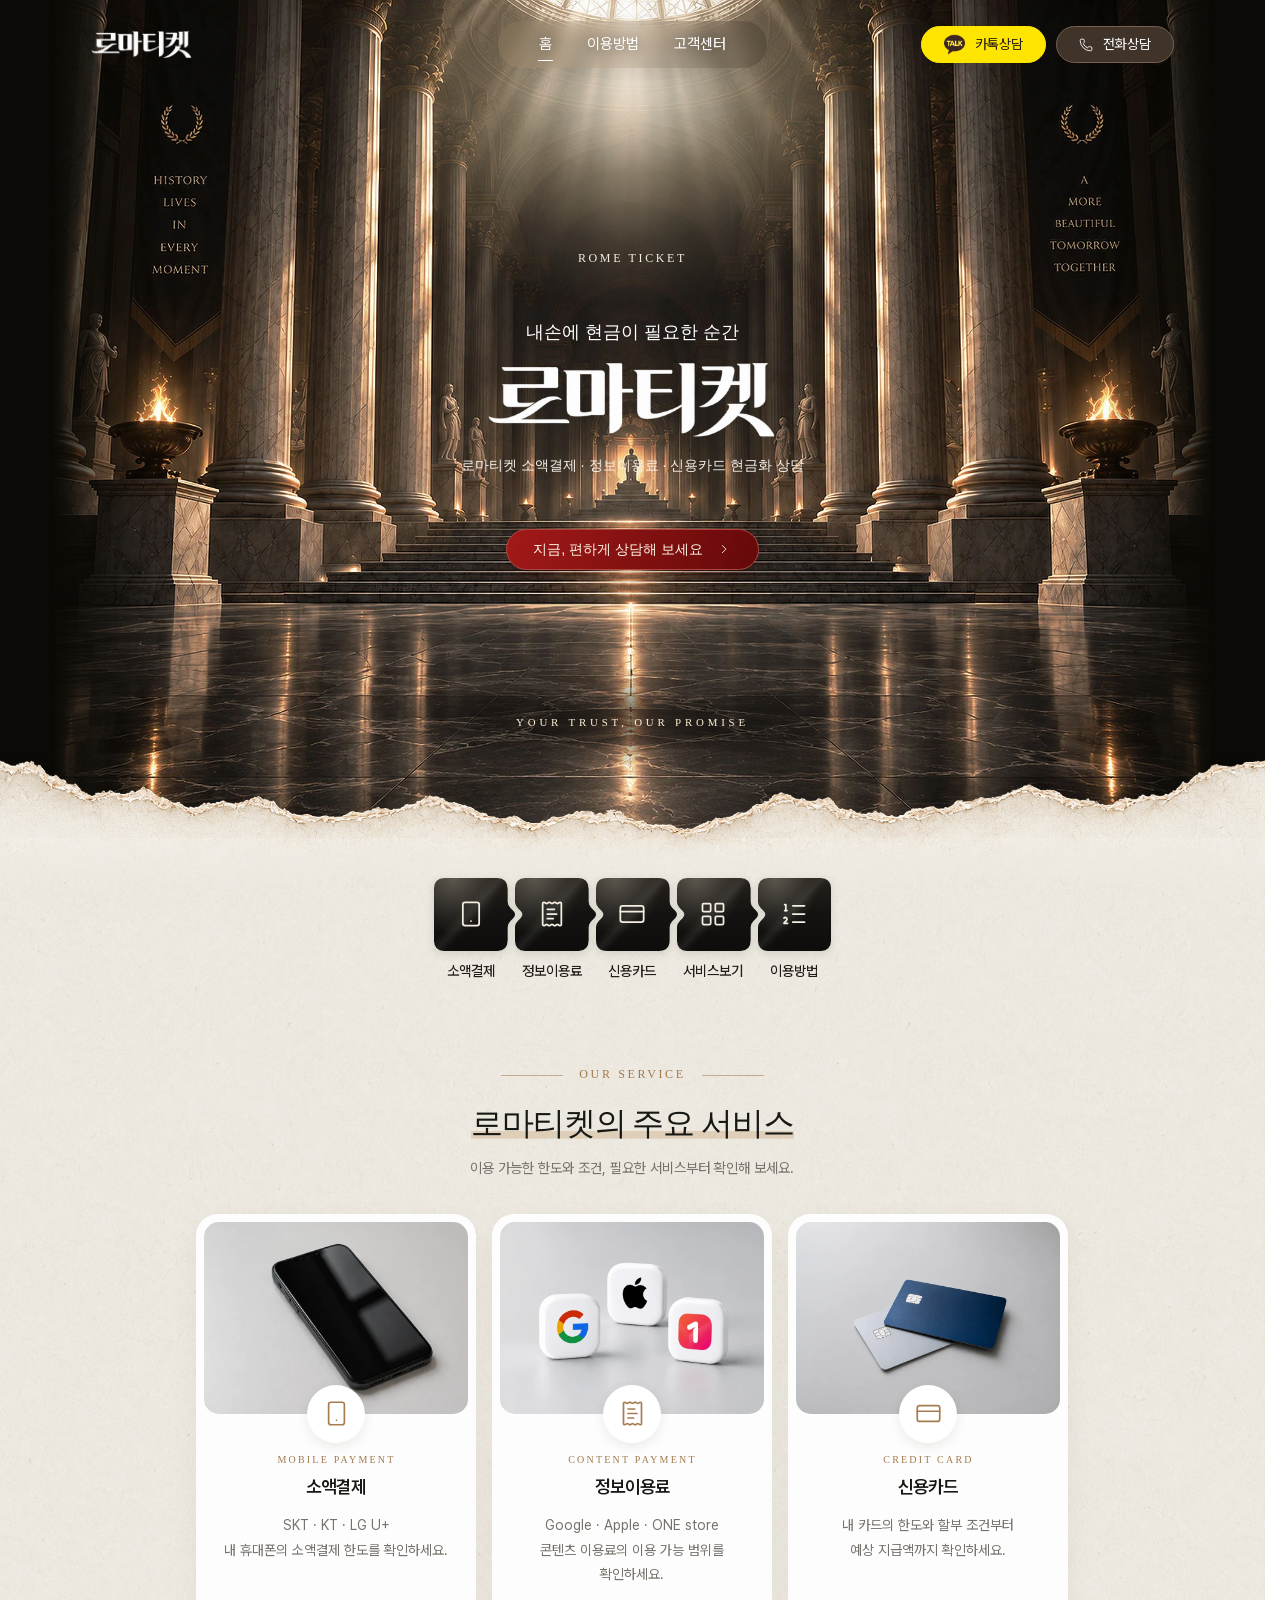
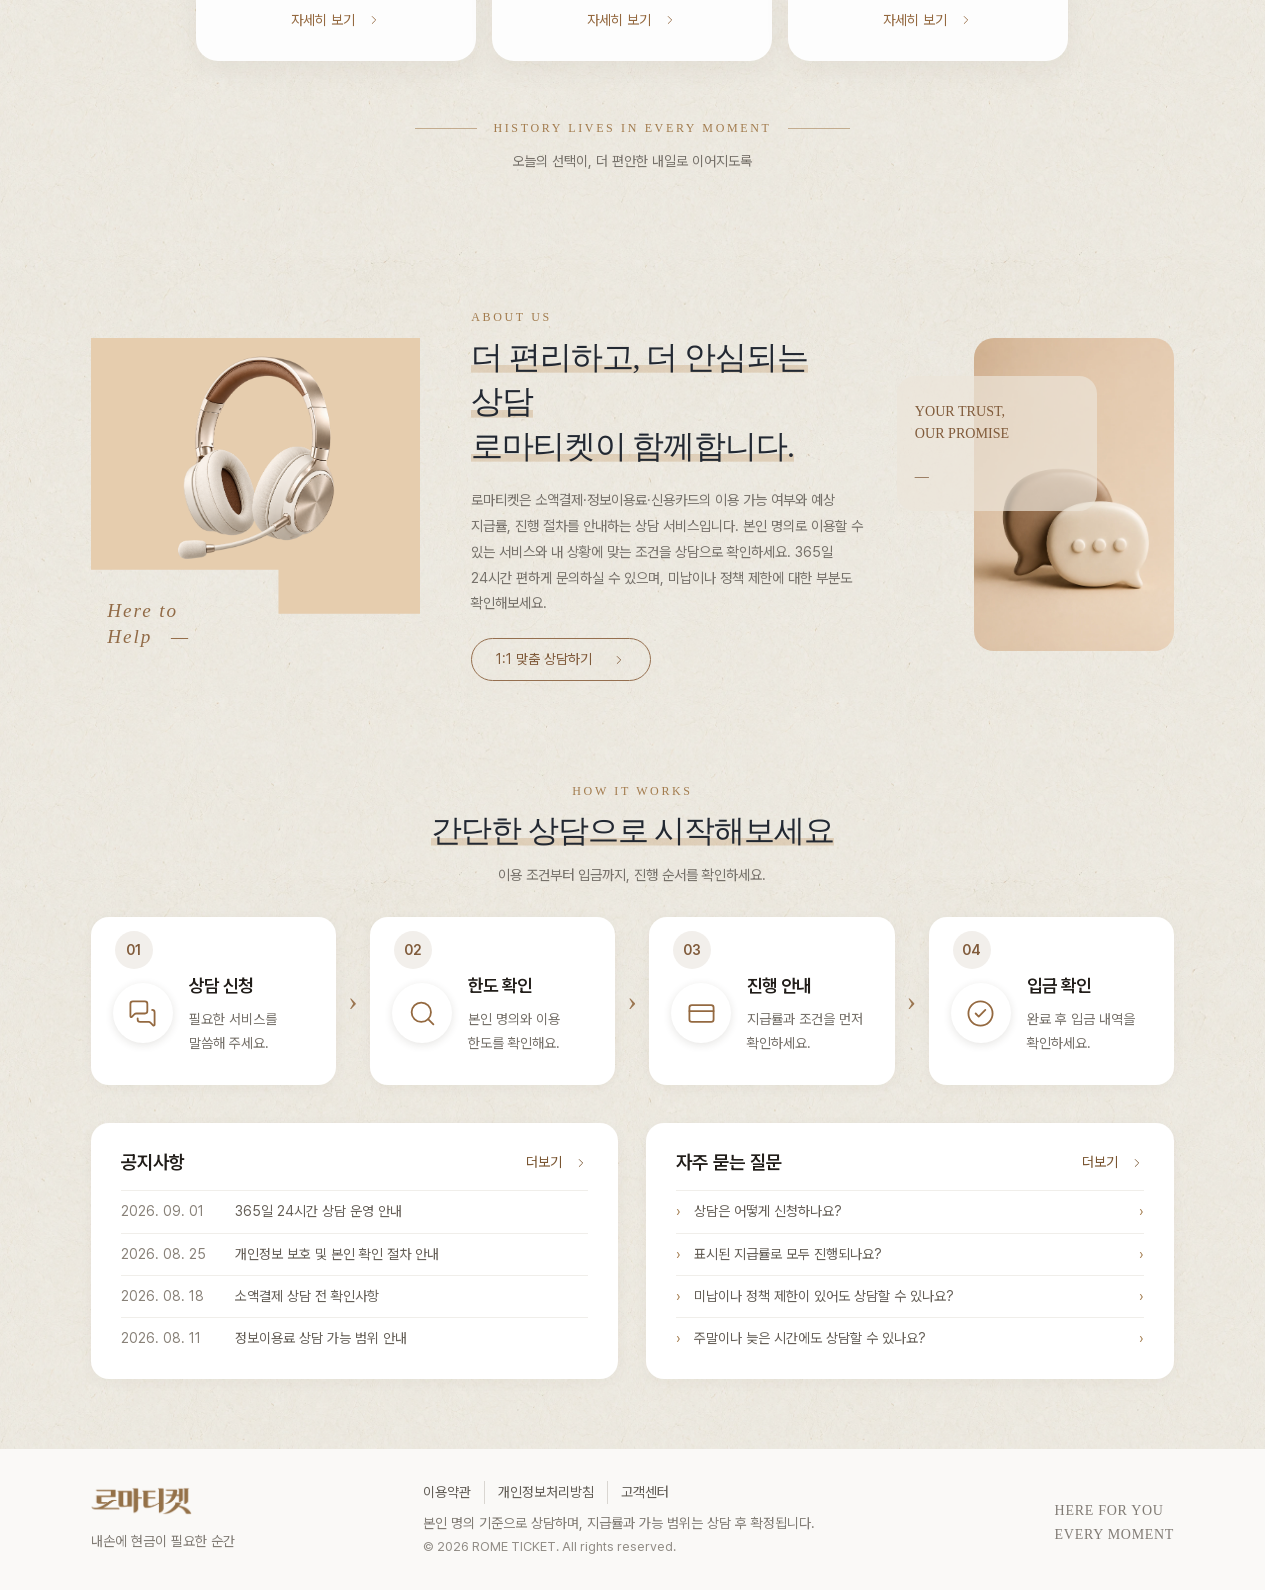
<file: index.html>
<!doctype html>
<html lang="ko">
  <head>
    <meta charset="utf-8" />
    <meta name="viewport" content="width=device-width, initial-scale=1" />
    <meta name="naver-site-verification" content="cbf918c89c5dc8826b6992a50de1c43332e22cea" />
    <!-- Google Tag Manager -->
    <script>(function(w,d,s,l,i){w[l]=w[l]||[];w[l].push({'gtm.start':
    new Date().getTime(),event:'gtm.js'});var f=d.getElementsByTagName(s)[0],
    j=d.createElement(s),dl=l!='dataLayer'?'&l='+l:'';j.async=true;j.src=
    'https://www.googletagmanager.com/gtm.js?id='+i+dl;f.parentNode.insertBefore(j,f);
    })(window,document,'script','dataLayer','GTM-5J8D7BFQ');</script>
    <!-- End Google Tag Manager -->
    <!-- Google tag (gtag.js) -->
    <script async src="https://www.googletagmanager.com/gtag/js?id=G-KWKEYT7X4H"></script>
    <script>
      window.dataLayer = window.dataLayer || [];
      function gtag(){dataLayer.push(arguments);}
      gtag('js', new Date());
      gtag('config', 'G-KWKEYT7X4H');
    </script>
    <title>로마티켓 | 소액결제·정보이용료·신용카드 현금화 상담</title>
    <meta
      name="description"
      content="로마티켓은 소액결제·정보이용료·신용카드 상담 서비스입니다. 본인 명의 이용 가능 여부와 예상 지급률, 진행 절차 및 준비사항을 확인하세요."
    />
    <meta name="robots" content="index,follow,max-image-preview:large" />
    <link rel="canonical" href="https://xn--2o2b2zi18b9qd.com/" />
    <meta property="og:url" content="https://xn--2o2b2zi18b9qd.com/" />
    <meta name="theme-color" content="#171410" />
    <meta property="og:type" content="website" />
    <meta property="og:locale" content="ko_KR" />
    <meta property="og:site_name" content="로마티켓" />
    <meta
      property="og:title"
      content="로마티켓 | 소액결제·정보이용료·신용카드 현금화 상담"
    />
    <meta
      property="og:description"
      content="로마티켓은 소액결제·정보이용료·신용카드 상담 서비스입니다. 본인 명의 이용 가능 여부와 예상 지급률, 진행 절차 및 준비사항을 확인하세요."
    />
    <meta
      property="og:image"
      content="https://xn--2o2b2zi18b9qd.com/assets/images/hero-temple.webp"
    />
    <meta property="og:image:alt" content="황금빛이 드리운 로마풍 대리석 홀" />
    <meta name="twitter:card" content="summary_large_image" />
    <link
      rel="icon"
      href="assets/images/favicon.svg?v=coffee-r3"
      type="image/svg+xml"
    />
    <link
      rel="preload"
      href="assets/images/hero-temple.webp?v=13bb6dd7"
      as="image"
      type="image/webp"
      fetchpriority="high"
    />
    <link
      rel="preload"
      href="assets/images/paper-torn-edge.webp?v=5a0af124"
      as="image"
      type="image/webp"
      fetchpriority="high"
    />
    <link rel="stylesheet" href="assets/css/style.css" />
    <link rel="stylesheet" href="assets/css/home.css" />
    <script type="application/ld+json">
{
  "@context": "https://schema.org",
  "@graph": [
    {
      "@type": "WebSite",
      "@id": "https://xn--2o2b2zi18b9qd.com/#website",
      "url": "https://xn--2o2b2zi18b9qd.com/",
      "name": "로마티켓",
      "alternateName": [
        "ROME TICKET",
        "로마 티켓"
      ],
      "inLanguage": "ko-KR",
      "publisher": {
        "@id": "https://xn--2o2b2zi18b9qd.com/#organization"
      },
      "description": "로마티켓 소액결제·정보이용료·신용카드 상담 및 이용 절차 안내"
    },
    {
      "@type": "Organization",
      "@id": "https://xn--2o2b2zi18b9qd.com/#organization",
      "url": "https://xn--2o2b2zi18b9qd.com/",
      "name": "로마티켓",
      "alternateName": "ROME TICKET",
      "logo": {
        "@type": "ImageObject",
        "url": "https://xn--2o2b2zi18b9qd.com/assets/images/rome-ticket-logo-current.webp",
        "width": 850,
        "height": 254
      },
      "description": "소액결제·정보이용료·신용카드의 이용 가능 여부와 진행 절차를 안내하는 상담 서비스"
    }
  ]
}
    </script>
    <script src="assets/js/site-data.js" defer></script>
    <script src="assets/js/app.js" defer></script>
  </head>
  <body class="page-home">
    <!-- Google Tag Manager (noscript) -->
    <noscript><iframe src="https://www.googletagmanager.com/ns.html?id=GTM-5J8D7BFQ"
    height="0" width="0" style="display:none;visibility:hidden"></iframe></noscript>
    <!-- End Google Tag Manager (noscript) -->
    <a class="skip-link" href="#main">본문 바로가기</a>
    <header class="site-header" data-site-header>
      <div class="header-inner shell">
        <a class="brand" href="index.html" aria-label="로마티켓 홈"
          ><img
            class="brand__logo"
            src="assets/images/rome-ticket-logo-current.webp"
            alt="로마티켓"
            width="850"
            height="254"
        /></a>
        <nav class="gnb" aria-label="주요 메뉴">
          <ul>
            <li><a href="index.html" data-nav-link>홈</a></li>
            <li><a href="guide.html" data-nav-link>이용방법</a></li>
            <li><a href="faq.html" data-nav-link>고객센터</a></li>
          </ul>
        </nav>
        <div class="header-actions">
          <a
            class="header-consult-link header-consult-link--kakao"
            href="guide.html"
            data-consult-link
            data-consult-channel="kakao"
          >
            <img
              class="icon"
              src="assets/icons/kakaotalk-symbol.png"
              alt=""
              width="18"
              height="18"
            />
            카톡상담
          </a>
          <a
            class="header-consult-link header-consult-link--phone"
            href="guide.html"
            data-consult-link
            data-consult-channel="phone"
          >
            <svg class="icon icon--line" aria-hidden="true">
              <use href="assets/icons/lucide-sprite.svg#icon-phone"></use>
            </svg>
            전화상담
          </a>
          <button
            class="menu-toggle"
            type="button"
            aria-label="메뉴 열기"
            aria-controls="mobile-menu"
            aria-expanded="false"
            data-menu-toggle
          >
            <svg class="icon menu-toggle__open icon--line" aria-hidden="true">
              <use href="assets/icons/lucide-sprite.svg#icon-menu"></use>
            </svg>
            <svg class="icon menu-toggle__close icon--line" aria-hidden="true">
              <use href="assets/icons/lucide-sprite.svg#icon-x"></use>
            </svg>
          </button>
        </div>
      </div>
    </header>
    <div class="menu-backdrop" data-menu-backdrop></div>
    <nav
      class="mobile-menu"
      id="mobile-menu"
      aria-label="모바일 메뉴"
      aria-hidden="true"
      inert
      data-mobile-menu
    >
      <ul>
        <li><a href="index.html" data-nav-link>홈</a></li>
        <li><a href="guide.html" data-nav-link>이용방법</a></li>
        <li><a href="faq.html" data-nav-link>고객센터</a></li>
      </ul>
      <a class="button button--primary" href="guide.html" data-consult-link
        ><svg class="icon icon--line" aria-hidden="true">
          <use href="assets/icons/lucide-sprite.svg#icon-message-square"></use>
        </svg>
        24시간 상담 연결</a
      >
    </nav>

    <main id="main">
      <section class="landing-hero" aria-labelledby="home-title">
        <div class="landing-hero__copy shell">
          <p class="landing-hero__tagline">ROME TICKET</p>
          <p class="landing-hero__intro">내손에 현금이 필요한 순간</p>
          <h1 id="home-title">
            <img
              class="landing-hero__logo"
              src="assets/images/rome-ticket-logo-current.webp"
              alt="로마티켓"
              width="850"
              height="254"
              fetchpriority="high"
            />
            <span class="sr-only">소액결제·정보이용료·신용카드 상담</span>
          </h1>
          <p class="landing-hero__description">
            로마티켓 소액결제 · 정보이용료 · 신용카드 현금화 상담
          </p>
          <a class="landing-button" href="guide.html" data-consult-link
            >지금, 편하게 상담해 보세요
            <svg class="icon icon--line" aria-hidden="true">
              <use
                href="assets/icons/lucide-sprite.svg#icon-chevron-right"
              ></use></svg
          ></a>
        </div>
        <p class="landing-hero__signature">YOUR TRUST, OUR PROMISE</p>
      </section>
      <section
        class="landing-paper paper-section"
        aria-label="상담 서비스 안내"
      >
        <div class="paper-edge" aria-hidden="true"></div>
        <nav class="home-categories shell" aria-label="서비스 바로가기">
          <a href="guide.html#small-payment"
            ><span class="home-categories__icon"
              ><svg class="icon" aria-hidden="true">
                <use
                  href="assets/icons/lucide-sprite.svg#icon-smartphone"
                ></use></svg></span
            ><strong>소액결제</strong></a
          >
          <a href="guide.html#content-fee"
            ><span class="home-categories__icon"
              ><svg class="icon icon--line" aria-hidden="true">
                <use
                  href="assets/icons/lucide-sprite.svg#icon-receipt-text"
                ></use></svg></span
            ><strong>정보이용료</strong></a
          >
          <a href="guide.html#credit-card"
            ><span class="home-categories__icon"
              ><svg class="icon icon--line" aria-hidden="true">
                <use
                  href="assets/icons/lucide-sprite.svg#icon-credit-card"
                ></use></svg></span
            ><strong>신용카드</strong></a
          >
          <a href="guide.html#services"
            ><span class="home-categories__icon"
              ><svg class="icon icon--line" aria-hidden="true">
                <use
                  href="assets/icons/lucide-sprite.svg#icon-layout-grid"
                ></use></svg></span
            ><strong>서비스보기</strong></a
          >
          <a href="guide.html"
            ><span class="home-categories__icon"
              ><svg class="icon icon--line" aria-hidden="true">
                <use
                  href="assets/icons/lucide-sprite.svg#icon-list-ordered"
                ></use></svg></span
            ><strong>이용방법</strong></a
          >
        </nav>
        <section class="home-featured shell" aria-labelledby="featured-title">
          <div class="landing-heading">
            <p class="eyebrow">OUR SERVICE</p>
            <h2 id="featured-title">
              <span class="text-highlight">로마티켓의 주요 서비스</span>
            </h2>
            <p>이용 가능한 한도와 조건, 필요한 서비스부터 확인해 보세요.</p>
          </div>
          <div class="featured-grid">
            <a class="featured-card" href="guide.html#small-payment"
              ><div class="featured-card__art">
                <img
                  src="assets/images/service-mobile-plain-desk.webp"
                  width="960"
                  height="640"
                  alt="화면이 꺼진 스마트폰"
                  loading="lazy"
                  decoding="async"
                />
              </div>
              <div class="featured-card__body">
                <span class="featured-card__icon"
                  ><svg class="icon icon--line" aria-hidden="true">
                    <use
                      href="assets/icons/lucide-sprite.svg#icon-smartphone"
                    ></use></svg
                ></span>

                <span class="featured-card__label" aria-hidden="true"
                  >MOBILE PAYMENT</span
                >
                <h3>소액결제</h3>
                <p>
                  SKT · KT · LG U+<br />내 휴대폰의 소액결제 한도를 확인하세요.
                </p>
                <span class="landing-more"
                  >자세히 보기
                  <svg class="icon icon--line" aria-hidden="true">
                    <use
                      href="assets/icons/lucide-sprite.svg#icon-chevron-right"
                    ></use></svg
                ></span></div
            ></a>
            <a class="featured-card" href="guide.html#content-fee"
              ><div class="featured-card__art">
                <img
                  src="assets/images/service-content-platforms.webp"
                  width="800"
                  height="600"
                  alt="단색 책상 위에 놓인 구글, 애플, 원스토어 로고 오브젝트"
                  loading="lazy"
                  decoding="async"
                />
              </div>
              <div class="featured-card__body">
                <span class="featured-card__icon"
                  ><svg class="icon icon--line" aria-hidden="true">
                    <use
                      href="assets/icons/lucide-sprite.svg#icon-receipt-text"
                    ></use></svg
                ></span>

                <span class="featured-card__label" aria-hidden="true"
                  >CONTENT PAYMENT</span
                >
                <h3>정보이용료</h3>
                <p>
                  Google · Apple · ONE store<br />콘텐츠 이용료의 이용 가능
                  범위를 확인하세요.
                </p>
                <span class="landing-more"
                  >자세히 보기
                  <svg class="icon icon--line" aria-hidden="true">
                    <use
                      href="assets/icons/lucide-sprite.svg#icon-chevron-right"
                    ></use></svg
                ></span></div
            ></a>
            <a class="featured-card" href="guide.html#credit-card"
              ><div class="featured-card__art">
                <img
                  src="assets/images/service-credit-plain-desk.webp"
                  width="960"
                  height="640"
                  alt="단색 책상 위에 놓인 두 장의 IC칩 신용카드"
                  loading="lazy"
                  decoding="async"
                />
              </div>
              <div class="featured-card__body">
                <span class="featured-card__icon"
                  ><svg class="icon icon--line" aria-hidden="true">
                    <use
                      href="assets/icons/lucide-sprite.svg#icon-credit-card"
                    ></use></svg
                ></span>

                <span class="featured-card__label" aria-hidden="true"
                  >CREDIT CARD</span
                >
                <h3>신용카드</h3>
                <p>
                  내 카드의 한도와 할부 조건부터<br />예상 지급액까지
                  확인하세요.
                </p>
                <span class="landing-more"
                  >자세히 보기
                  <svg class="icon icon--line" aria-hidden="true">
                    <use
                      href="assets/icons/lucide-sprite.svg#icon-chevron-right"
                    ></use></svg
                ></span></div
            ></a>
          </div>
          <div class="home-featured__signature">
            <p class="eyebrow">HISTORY LIVES IN EVERY MOMENT</p>
            <p>오늘의 선택이, 더 편안한 내일로 이어지도록</p>
          </div>
        </section>
      </section>
      <div class="home-content">
        <section class="home-about" aria-labelledby="about-title">
          <div class="home-about__inner shell">
            <figure class="home-about__scene home-about__scene--consultation">
              <div class="home-about__art">
                <img
                  src="assets/images/about-consultation-headset-transparent.webp"
                  width="1254"
                  height="1254"
                  alt="전화상담을 상징하는 마이크가 달린 3D 헤드셋"
                  loading="lazy"
                  decoding="async"
                />
              </div>
              <figcaption>Here to<br />Help <span>—</span></figcaption>
            </figure>
            <div class="home-about__copy">
              <p class="eyebrow">ABOUT US</p>
              <h2 id="about-title">
                <span class="text-highlight">더 편리하고, 더 안심되는 상담</span
                ><br />
                <span class="text-highlight">로마티켓이 함께합니다.</span>
              </h2>
              <p>
                로마티켓은 소액결제·정보이용료·신용카드의 이용 가능 여부와
                예상 지급률, 진행 절차를 안내하는 상담 서비스입니다. 본인
                명의로 이용할 수 있는 서비스와 내 상황에 맞는 조건을 상담으로
                확인하세요. 365일 24시간 편하게 문의하실 수 있으며, 미납이나
                정책 제한에 대한 부분도 확인해보세요.
              </p>
              <a class="home-about__link" href="guide.html" data-consult-link
                >1:1 맞춤 상담하기
                <svg class="icon icon--line" aria-hidden="true">
                  <use
                    href="assets/icons/lucide-sprite.svg#icon-chevron-right"
                  ></use></svg
              ></a>
            </div>
            <figure class="home-about__scene home-about__scene--messages">
              <img
                src="assets/images/about-consultation-messages.webp"
                width="1024"
                height="1536"
                alt="일대일 상담을 상징하는 두 개의 3D 말풍선"
                loading="lazy"
                decoding="async"
              />
              <figcaption>
                YOUR TRUST,<br />OUR PROMISE <span>—</span>
              </figcaption>
            </figure>
          </div>
        </section>
        <section class="home-process shell" aria-labelledby="process-title">
          <div class="home-process__heading">
            <p class="eyebrow">HOW IT WORKS</p>
            <h2 id="process-title">
              <span class="text-highlight"
                >간단한 상담으로 시작해보세요</span
              >
            </h2>
            <p>이용 조건부터 입금까지, 진행 순서를 확인하세요.</p>
          </div>
          <ol class="home-process__steps">
            <li>
              <div class="home-process__icon">
                <span>01</span
                ><svg class="icon icon--line" aria-hidden="true">
                  <use
                    href="assets/icons/lucide-sprite.svg#icon-messages-square"
                  ></use>
                </svg>
              </div>
              <h3>상담 신청</h3>
              <p>필요한 서비스를 말씀해 주세요.</p>
            </li>
            <li>
              <div class="home-process__icon">
                <span>02</span
                ><svg class="icon icon--line" aria-hidden="true">
                  <use href="assets/icons/lucide-sprite.svg#icon-search"></use>
                </svg>
              </div>
              <h3>한도 확인</h3>
              <p>본인 명의와 이용 한도를 확인해요.</p>
            </li>
            <li>
              <div class="home-process__icon">
                <span>03</span
                ><svg class="icon icon--line" aria-hidden="true">
                  <use
                    href="assets/icons/lucide-sprite.svg#icon-credit-card"
                  ></use>
                </svg>
              </div>
              <h3>진행 안내</h3>
              <p>지급률과 조건을 먼저 확인하세요.</p>
            </li>
            <li>
              <div class="home-process__icon">
                <span>04</span
                ><svg class="icon icon--line" aria-hidden="true">
                  <use
                    href="assets/icons/lucide-sprite.svg#icon-circle-check"
                  ></use>
                </svg>
              </div>
              <h3>입금 확인</h3>
              <p>완료 후 입금 내역을 확인하세요.</p>
            </li>
          </ol>
        </section>
        <div class="home-support shell">
          <section aria-labelledby="notice-preview-title">
            <div class="support-heading">
              <h2 id="notice-preview-title">공지사항</h2>
              <a class="landing-more" href="faq.html#notices"
                >더보기
                <svg class="icon icon--line" aria-hidden="true">
                  <use
                    href="assets/icons/lucide-sprite.svg#icon-chevron-right"
                  ></use></svg
              ></a>
            </div>
            <ul class="home-notices">
              <li>
                <time datetime="2026-09-01">2026. 09. 01</time
                ><a href="notice-operation-hours.html"
                  >365일 24시간 상담 운영 안내</a
                >
              </li>
              <li>
                <time datetime="2026-08-25">2026. 08. 25</time
                ><a href="notice-privacy-verification.html"
                  >개인정보 보호 및 본인 확인 절차 안내</a
                >
              </li>
              <li>
                <time datetime="2026-08-18">2026. 08. 18</time
                ><a href="notice-small-payment-checklist.html"
                  >소액결제 상담 전 확인사항</a
                >
              </li>
              <li>
                <time datetime="2026-08-11">2026. 08. 11</time
                ><a href="notice-content-fee-range.html"
                  >정보이용료 상담 가능 범위 안내</a
                >
              </li>
            </ul>
          </section>
          <section
            class="home-faq"
            aria-labelledby="faq-preview-title"
            data-faq-section
          >
            <div class="support-heading">
              <h2 id="faq-preview-title">자주 묻는 질문</h2>
              <a class="landing-more" href="faq.html#faq"
                >더보기
                <svg class="icon" aria-hidden="true">
                  <use
                    href="assets/icons/lucide-sprite.svg#icon-chevron-right"
                  ></use></svg
              ></a>
            </div>
            <details data-faq-item>
              <summary>상담은 어떻게 신청하나요?</summary>
              <p>
                상담하기 버튼으로 공식 상담 채널을 확인해 주세요. 이용하려는
                서비스와 현재 상황을 알려주시면 가능 여부부터 안내합니다.
              </p>
            </details>
            <details data-faq-item>
              <summary>표시된 지급률로 모두 진행되나요?</summary>
              <p>
                표시된 지급률은 최대 기준입니다. 실제 지급률과 예상 지급액은
                상품, 한도, 이용 조건에 따라 달라지므로 진행 전에 반드시 확인해
                주세요.
              </p>
            </details>
            <details data-faq-item>
              <summary>미납이나 정책 제한이 있어도 상담할 수 있나요?</summary>
              <p>
                상담은 가능하지만 진행 여부는 제한 사유와 이용 상태에 따라
                달라집니다. 모든 경우에 진행이 가능한 것은 아닙니다.
              </p>
            </details>
            <details data-faq-item>
              <summary>주말이나 늦은 시간에도 상담할 수 있나요?</summary>
              <p>
                365일 24시간 언제든 문의하세요. 문의가 많거나 추가 확인이 필요한
                경우 답변이 늦어질 수 있습니다.
              </p>
            </details>
          </section>
        </div>
      </div>
    </main>
    <footer class="landing-footer">
      <div class="shell landing-footer__inner">
        <div>
          <a class="brand" href="index.html" aria-label="로마티켓 홈"
            ><img
              class="brand__logo"
              src="assets/images/rome-ticket-logo-current.webp"
              alt="로마티켓"
              width="850"
              height="254"
          /></a>
          <p>내손에 현금이 필요한 순간</p>
        </div>
        <div class="landing-footer__info">
          <nav aria-label="하단 메뉴">
            <a href="terms.html">이용약관</a
            ><a href="privacy.html">개인정보처리방침</a
            ><a href="faq.html">고객센터</a>
          </nav>
          <p>
            본인 명의 기준으로 상담하며, 지급률과 가능 범위는 상담 후
            확정됩니다.
          </p>
          <p class="footer-copyright">
            © <span data-copyright-year>2026</span> ROME TICKET. All rights
            reserved.
          </p>
        </div>
        <p class="landing-footer__signature">HERE FOR YOU<br />EVERY MOMENT</p>
      </div>
    </footer>
    <button
      class="back-to-top"
      type="button"
      data-back-to-top
      aria-label="맨 위로 이동"
    >
      <svg class="icon icon--line" aria-hidden="true">
        <use href="assets/icons/lucide-sprite.svg#icon-arrow-up"></use>
      </svg>
    </button>
  </body>
</html>
</file>
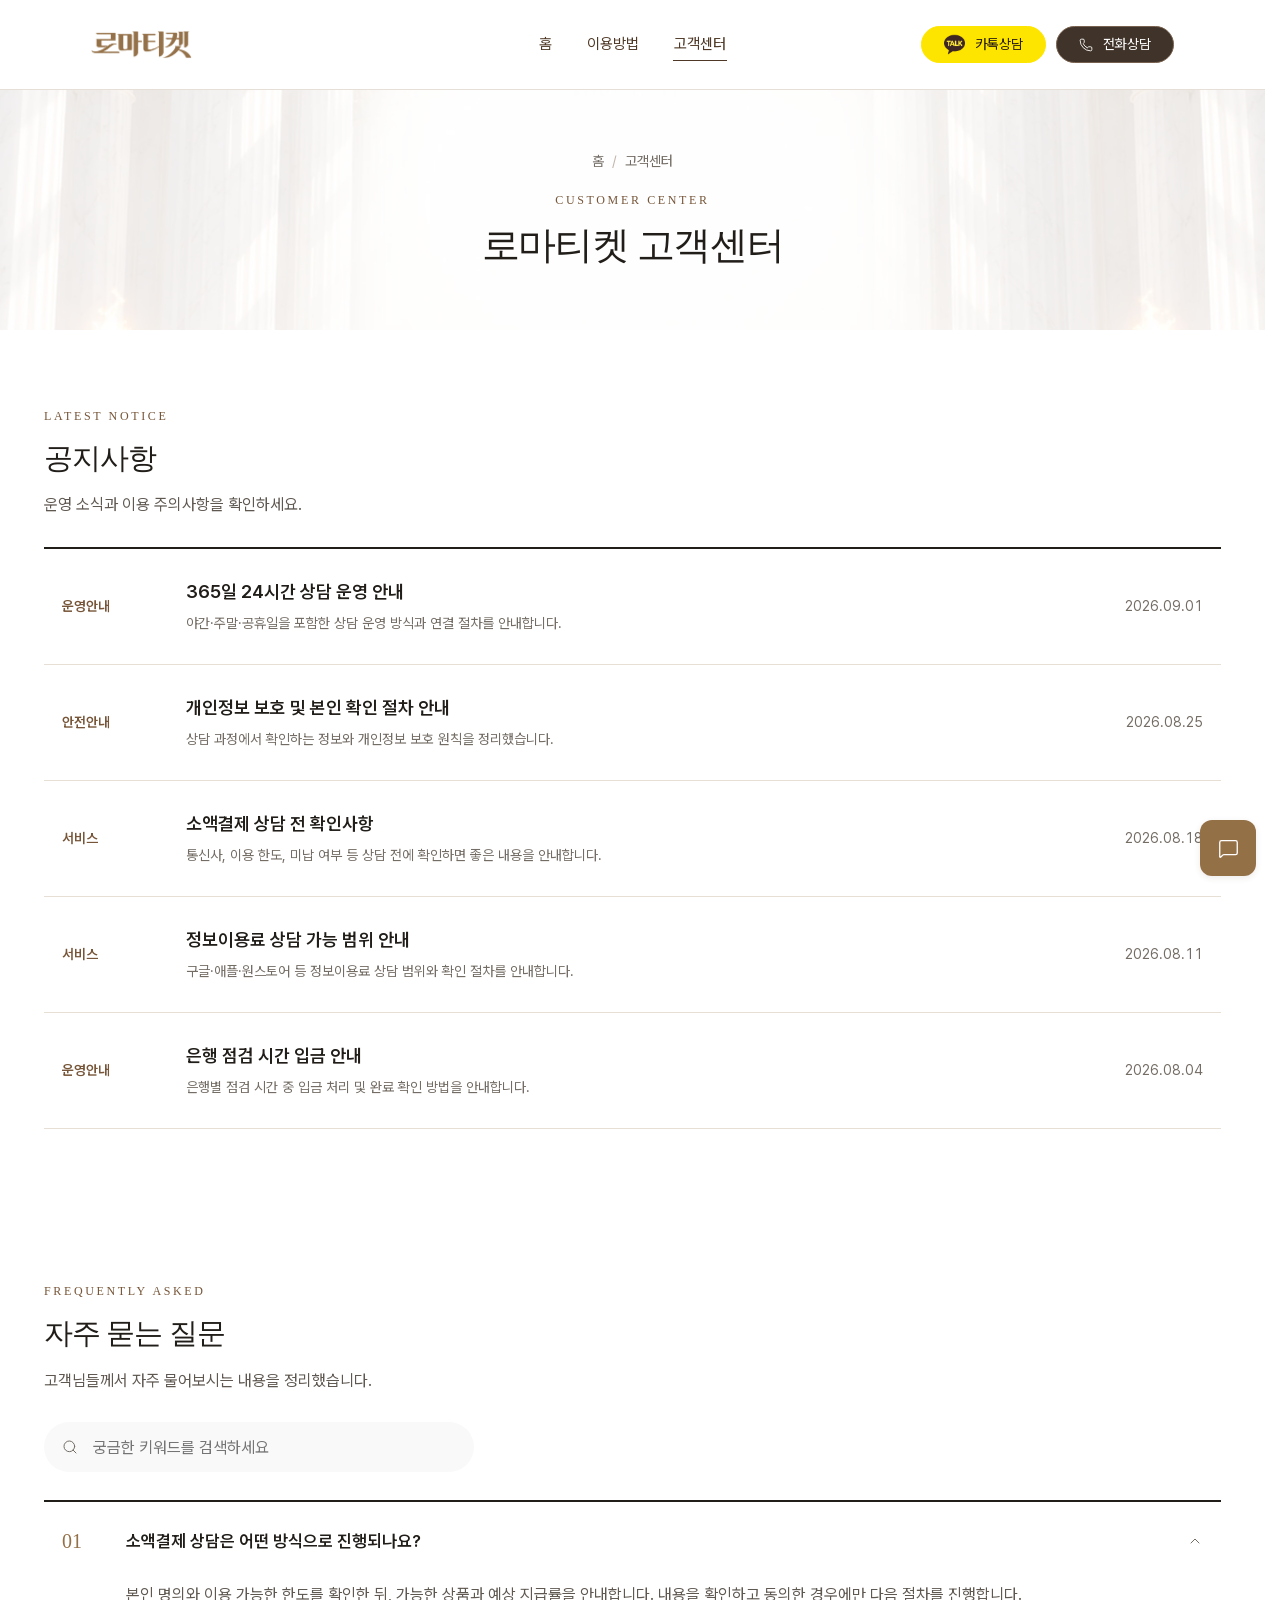
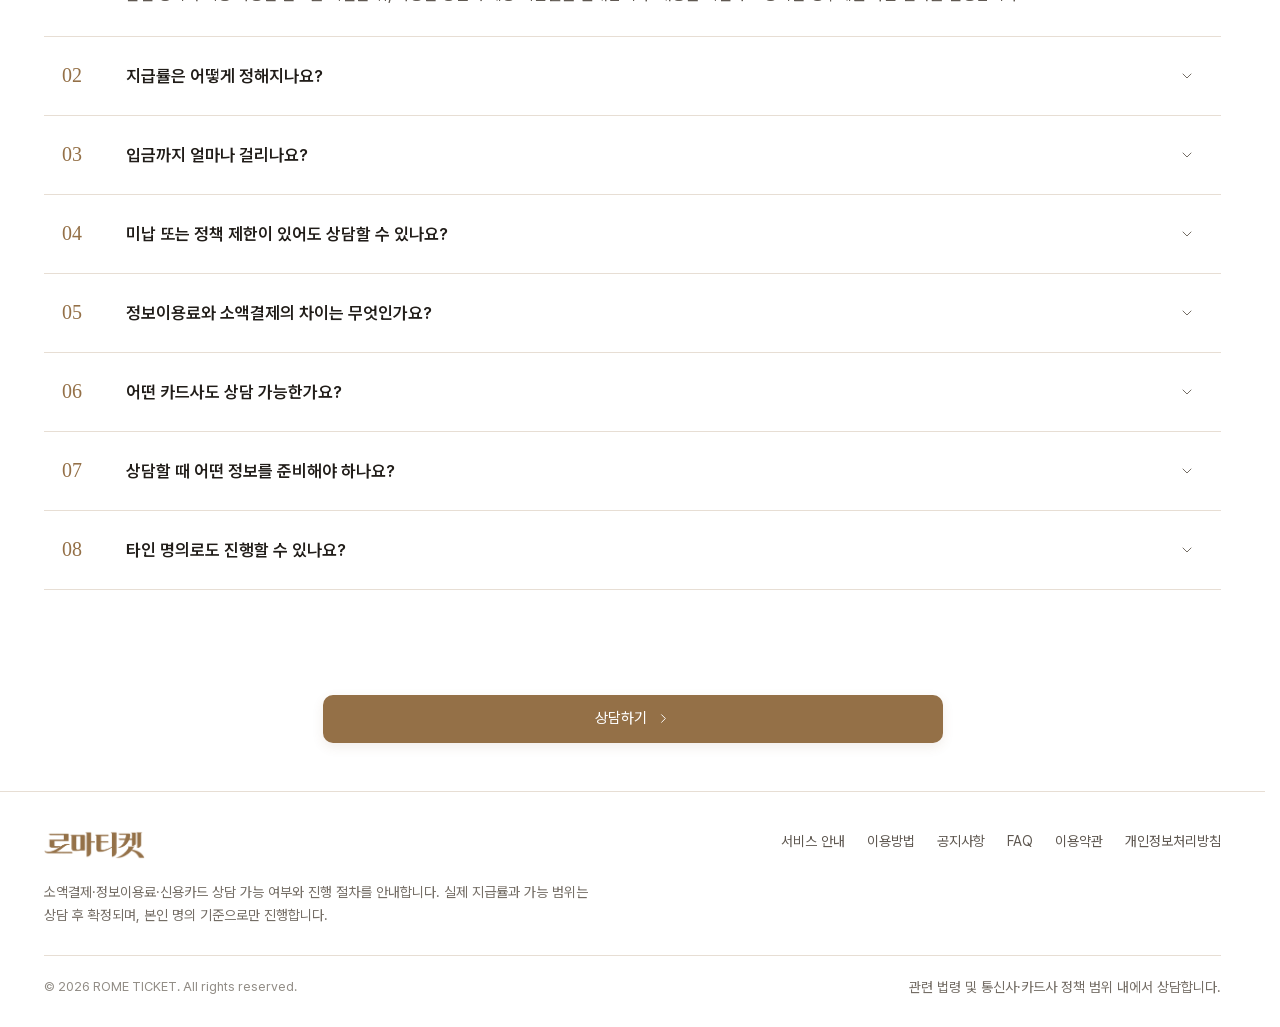
<file: faq.html>
<!doctype html>
<html lang="ko">
  <head>
    <meta charset="utf-8" />
    <meta name="viewport" content="width=device-width, initial-scale=1" />
    <!-- Google Tag Manager -->
    <script>(function(w,d,s,l,i){w[l]=w[l]||[];w[l].push({'gtm.start':
    new Date().getTime(),event:'gtm.js'});var f=d.getElementsByTagName(s)[0],
    j=d.createElement(s),dl=l!='dataLayer'?'&l='+l:'';j.async=true;j.src=
    'https://www.googletagmanager.com/gtm.js?id='+i+dl;f.parentNode.insertBefore(j,f);
    })(window,document,'script','dataLayer','GTM-5J8D7BFQ');</script>
    <!-- End Google Tag Manager -->
    <!-- Google tag (gtag.js) -->
    <script async src="https://www.googletagmanager.com/gtag/js?id=G-KWKEYT7X4H"></script>
    <script>
      window.dataLayer = window.dataLayer || [];
      function gtag(){dataLayer.push(arguments);}
      gtag('js', new Date());
      gtag('config', 'G-KWKEYT7X4H');
    </script>
    <title>고객센터 · 공지사항과 FAQ | 로마티켓</title>
    <meta
      name="description"
      content="로마티켓 공지사항과 자주 묻는 질문을 한곳에서 확인하세요. 운영 소식부터 지급률, 입금, 미납 관련 궁금한 내용까지 살펴보세요."
    />
    <meta name="robots" content="index,follow,max-image-preview:large" />
    <link rel="canonical" href="https://xn--2o2b2zi18b9qd.com/faq.html" />
    <meta property="og:url" content="https://xn--2o2b2zi18b9qd.com/faq.html" />
    <meta name="theme-color" content="#f7f2ec" />
    <meta property="og:type" content="website" />
    <meta property="og:locale" content="ko_KR" />
    <meta property="og:site_name" content="로마티켓" />
    <meta property="og:title" content="고객센터 · 공지사항과 FAQ | 로마티켓" />
    <meta
      property="og:description"
      content="로마티켓 공지사항과 자주 묻는 질문을 한곳에서 확인하세요. 운영 소식부터 지급률, 입금, 미납 관련 궁금한 내용까지 살펴보세요."
    />
    <meta property="og:image" content="https://xn--2o2b2zi18b9qd.com/assets/images/rome-marble-hero.webp" />
    <meta
      property="og:image:alt"
      content="빛이 들어오는 로마티켓의 대리석 홀"
    />
    <meta name="twitter:card" content="summary_large_image" />
    <link
      rel="icon"
      href="assets/images/favicon.svg?v=coffee-r3"
      type="image/svg+xml"
    />

    <link rel="stylesheet" href="assets/css/style.css" />
    <script type="application/ld+json">
{
  "@context": "https://schema.org",
  "@type": "FAQPage",
  "mainEntity": [
    {
      "@type": "Question",
      "name": "소액결제 상담은 어떤 방식으로 진행되나요?",
      "acceptedAnswer": {
        "@type": "Answer",
        "text": "본인 명의와 이용 가능한 한도를 확인한 뒤, 가능한 상품과 예상 지급률을 안내합니다. 내용을 확인하고 동의한 경우에만 다음 절차를 진행합니다."
      }
    },
    {
      "@type": "Question",
      "name": "지급률은 어떻게 정해지나요?",
      "acceptedAnswer": {
        "@type": "Answer",
        "text": "소액결제 최대 75%, 정보이용료 최대 85%, 신용카드 최대 90%를 상담 기준으로 안내하지만, 실제 지급률은 금액·상품·정책·고객 상황에 따라 달라집니다."
      }
    },
    {
      "@type": "Question",
      "name": "입금까지 얼마나 걸리나요?",
      "acceptedAnswer": {
        "@type": "Answer",
        "text": "본인 확인과 진행이 완료되면 빠르게 입금 안내가 이루어집니다. 다만 은행 점검 시간이나 상담량에 따라 확인이 지연될 수 있습니다."
      }
    },
    {
      "@type": "Question",
      "name": "미납 또는 정책 제한이 있어도 상담할 수 있나요?",
      "acceptedAnswer": {
        "@type": "Answer",
        "text": "상황에 따라 가능 여부가 달라집니다. 미납 상태와 제한 사유를 확인한 뒤 진행 가능한 범위가 있는지 안내합니다."
      }
    },
    {
      "@type": "Question",
      "name": "정보이용료와 소액결제의 차이는 무엇인가요?",
      "acceptedAnswer": {
        "@type": "Answer",
        "text": "소액결제는 통신사 요금에 합산되는 일반 결제 방식이고, 정보이용료는 앱마켓이나 콘텐츠 구매에서 발생하는 별도 결제 항목입니다."
      }
    },
    {
      "@type": "Question",
      "name": "어떤 카드사도 상담 가능한가요?",
      "acceptedAnswer": {
        "@type": "Answer",
        "text": "국내 카드사의 이용 가능 여부와 할부 조건을 상담을 통해 확인합니다. 카드 상태와 한도에 따라 진행 가능 범위가 달라질 수 있습니다."
      }
    },
    {
      "@type": "Question",
      "name": "상담할 때 어떤 정보를 준비해야 하나요?",
      "acceptedAnswer": {
        "@type": "Answer",
        "text": "통신사 또는 카드사, 예상 금액, 본인 명의 여부 정도를 준비해 주세요. 비밀번호나 인증번호 등 불필요한 민감정보를 먼저 전달하지 마세요."
      }
    },
    {
      "@type": "Question",
      "name": "타인 명의로도 진행할 수 있나요?",
      "acceptedAnswer": {
        "@type": "Answer",
        "text": "아니요. 본인 명의 기준으로만 상담하며, 타인 명의 또는 불법 목적의 신청은 진행하지 않습니다."
      }
    }
  ]
}
    </script>
    <script src="assets/js/site-data.js" defer></script>
    <script src="assets/js/app.js" defer></script>
  </head>
  <body class="page-faq">
    <!-- Google Tag Manager (noscript) -->
    <noscript><iframe src="https://www.googletagmanager.com/ns.html?id=GTM-5J8D7BFQ"
    height="0" width="0" style="display:none;visibility:hidden"></iframe></noscript>
    <!-- End Google Tag Manager (noscript) -->
    <a class="skip-link" href="#main">본문 바로가기</a>

    <header class="site-header" data-site-header>
      <div class="header-inner shell">
        <a class="brand" href="index.html" aria-label="로마티켓 홈"
          ><img
            class="brand__logo"
            src="assets/images/rome-ticket-logo-current.webp"
            alt="로마티켓"
            width="850"
            height="254"
        /></a>
        <nav class="gnb" aria-label="주요 메뉴">
          <ul>
            <li><a href="index.html" data-nav-link>홈</a></li>
            <li><a href="guide.html" data-nav-link>이용방법</a></li>
            <li><a href="faq.html" data-nav-link>고객센터</a></li>
          </ul>
        </nav>
        <div class="header-actions">
          <a
            class="header-consult-link header-consult-link--kakao"
            href="guide.html"
            data-consult-link
            data-consult-channel="kakao"
          >
            <img
              class="icon"
              src="assets/icons/kakaotalk-symbol.png"
              alt=""
              width="18"
              height="18"
            />
            카톡상담
          </a>
          <a
            class="header-consult-link header-consult-link--phone"
            href="guide.html"
            data-consult-link
            data-consult-channel="phone"
          >
            <svg class="icon icon--line" aria-hidden="true">
              <use href="assets/icons/lucide-sprite.svg#icon-phone"></use>
            </svg>
            전화상담
          </a>
          <button
            class="menu-toggle"
            type="button"
            aria-label="메뉴 열기"
            aria-controls="mobile-menu"
            aria-expanded="false"
            data-menu-toggle
          >
            <svg class="icon menu-toggle__open icon--line" aria-hidden="true">
              <use href="assets/icons/lucide-sprite.svg#icon-menu"></use>
            </svg>
            <svg class="icon menu-toggle__close icon--line" aria-hidden="true">
              <use href="assets/icons/lucide-sprite.svg#icon-x"></use>
            </svg>
          </button>
        </div>
      </div>
    </header>
    <div class="menu-backdrop" data-menu-backdrop></div>
    <nav
      class="mobile-menu"
      id="mobile-menu"
      aria-label="모바일 메뉴"
      aria-hidden="true"
      inert
      data-mobile-menu
    >
      <ul>
        <li><a href="index.html" data-nav-link>홈</a></li>
        <li><a href="guide.html" data-nav-link>이용방법</a></li>
        <li><a href="faq.html" data-nav-link>고객센터</a></li>
      </ul>
      <a class="button button--primary" href="guide.html" data-consult-link
        ><svg class="icon icon--line" aria-hidden="true">
          <use href="assets/icons/lucide-sprite.svg#icon-message-square"></use>
        </svg>
        24시간 상담 연결</a
      >
    </nav>

    <main id="main">
      <section class="page-hero">
        <div class="page-copy">
          <nav class="breadcrumbs" aria-label="현재 위치">
            <ol>
              <li><a href="index.html">홈</a></li>
              <li aria-current="page">고객센터</li>
            </ol>
          </nav>
          <p class="eyebrow">CUSTOMER CENTER</p>
          <h1>로마티켓 고객센터</h1>
        </div>
      </section>

      <section class="section" id="notices" aria-labelledby="notices-title">
        <div class="shell">
          <div class="section-heading">
            <p class="eyebrow">LATEST NOTICE</p>
            <h2 id="notices-title">공지사항</h2>
            <p>운영 소식과 이용 주의사항을 확인하세요.</p>
          </div>
          <div class="notice-list" data-notice-list>
            <a
              class="notice-row"
              href="notice-operation-hours.html"
              data-notice-row
              ><span class="notice-row__category">운영안내</span
              ><span
                ><h3>365일 24시간 상담 운영 안내</h3>
                <p>
                  야간·주말·공휴일을 포함한 상담 운영 방식과 연결 절차를
                  안내합니다.
                </p></span
              ><time datetime="2026-09-01">2026.09.01</time></a
            ><a
              class="notice-row"
              href="notice-privacy-verification.html"
              data-notice-row
              ><span class="notice-row__category">안전안내</span
              ><span
                ><h3>개인정보 보호 및 본인 확인 절차 안내</h3>
                <p>
                  상담 과정에서 확인하는 정보와 개인정보 보호 원칙을
                  정리했습니다.
                </p></span
              ><time datetime="2026-08-25">2026.08.25</time></a
            ><a
              class="notice-row"
              href="notice-small-payment-checklist.html"
              data-notice-row
              ><span class="notice-row__category">서비스</span
              ><span
                ><h3>소액결제 상담 전 확인사항</h3>
                <p>
                  통신사, 이용 한도, 미납 여부 등 상담 전에 확인하면 좋은 내용을
                  안내합니다.
                </p></span
              ><time datetime="2026-08-18">2026.08.18</time></a
            ><a
              class="notice-row"
              href="notice-content-fee-range.html"
              data-notice-row
              ><span class="notice-row__category">서비스</span
              ><span
                ><h3>정보이용료 상담 가능 범위 안내</h3>
                <p>
                  구글·애플·원스토어 등 정보이용료 상담 범위와 확인 절차를
                  안내합니다.
                </p></span
              ><time datetime="2026-08-11">2026.08.11</time></a
            ><a
              class="notice-row"
              href="notice-bank-maintenance.html"
              data-notice-row
              ><span class="notice-row__category">운영안내</span
              ><span
                ><h3>은행 점검 시간 입금 안내</h3>
                <p>
                  은행별 점검 시간 중 입금 처리 및 완료 확인 방법을 안내합니다.
                </p></span
              ><time datetime="2026-08-04">2026.08.04</time></a
            >
            <p class="empty-state" data-notice-empty hidden>
              검색 결과가 없습니다.
            </p>
          </div>
        </div>
      </section>

      <section
        class="section"
        id="faq"
        data-faq-section
        aria-labelledby="faq-title"
      >
        <div class="shell">
          <div class="section-heading">
            <p class="eyebrow">FREQUENTLY ASKED</p>
            <h2 id="faq-title">자주 묻는 질문</h2>
            <p>고객님들께서 자주 물어보시는 내용을 정리했습니다.</p>
          </div>
          <div class="faq-tools">
            <div class="faq-search">
              <svg class="icon icon--line" aria-hidden="true">
                <use
                  href="assets/icons/lucide-sprite.svg#icon-search"
                ></use></svg
              ><label class="sr-only" for="faq-search"
                >자주 묻는 질문 검색</label
              ><input
                id="faq-search"
                type="search"
                placeholder="궁금한 키워드를 검색하세요"
                data-faq-search
              />
            </div>
          </div>
          <div class="faq-list">
            <div class="faq-item" data-faq-item data-category="서비스">
              <details open>
                <summary>
                  <span class="faq-number">01</span
                  ><span class="faq-question"
                    >소액결제 상담은 어떤 방식으로 진행되나요?</span
                  ><span class="faq-toggle"
                    ><svg class="icon" aria-hidden="true">
                      <use
                        href="assets/icons/lucide-sprite.svg#icon-chevron-down"
                      ></use></svg
                  ></span>
                </summary>
                <div class="faq-answer">
                  본인 명의와 이용 가능한 한도를 확인한 뒤, 가능한 상품과 예상
                  지급률을 안내합니다. 내용을 확인하고 동의한 경우에만 다음
                  절차를 진행합니다.
                </div>
              </details>
            </div>
            <div class="faq-item" data-faq-item data-category="지급률">
              <details>
                <summary>
                  <span class="faq-number">02</span
                  ><span class="faq-question">지급률은 어떻게 정해지나요?</span
                  ><span class="faq-toggle"
                    ><svg class="icon" aria-hidden="true">
                      <use
                        href="assets/icons/lucide-sprite.svg#icon-chevron-down"
                      ></use></svg
                  ></span>
                </summary>
                <div class="faq-answer">
                  소액결제 최대 75%, 정보이용료 최대 85%, 신용카드 최대 90%를
                  상담 기준으로 안내하지만, 실제 지급률은 금액·상품·정책·고객
                  상황에 따라 달라집니다.
                </div>
              </details>
            </div>
            <div class="faq-item" data-faq-item data-category="입금">
              <details>
                <summary>
                  <span class="faq-number">03</span
                  ><span class="faq-question">입금까지 얼마나 걸리나요?</span
                  ><span class="faq-toggle"
                    ><svg class="icon" aria-hidden="true">
                      <use
                        href="assets/icons/lucide-sprite.svg#icon-chevron-down"
                      ></use></svg
                  ></span>
                </summary>
                <div class="faq-answer">
                  본인 확인과 진행이 완료되면 빠르게 입금 안내가 이루어집니다.
                  다만 은행 점검 시간이나 상담량에 따라 확인이 지연될 수
                  있습니다.
                </div>
              </details>
            </div>
            <div class="faq-item" data-faq-item data-category="정책">
              <details>
                <summary>
                  <span class="faq-number">04</span
                  ><span class="faq-question"
                    >미납 또는 정책 제한이 있어도 상담할 수 있나요?</span
                  ><span class="faq-toggle"
                    ><svg class="icon" aria-hidden="true">
                      <use
                        href="assets/icons/lucide-sprite.svg#icon-chevron-down"
                      ></use></svg
                  ></span>
                </summary>
                <div class="faq-answer">
                  상황에 따라 가능 여부가 달라집니다. 미납 상태와 제한 사유를
                  확인한 뒤 진행 가능한 범위가 있는지 안내합니다.
                </div>
              </details>
            </div>
            <div class="faq-item" data-faq-item data-category="서비스">
              <details>
                <summary>
                  <span class="faq-number">05</span
                  ><span class="faq-question"
                    >정보이용료와 소액결제의 차이는 무엇인가요?</span
                  ><span class="faq-toggle"
                    ><svg class="icon" aria-hidden="true">
                      <use
                        href="assets/icons/lucide-sprite.svg#icon-chevron-down"
                      ></use></svg
                  ></span>
                </summary>
                <div class="faq-answer">
                  소액결제는 통신사 요금에 합산되는 일반 결제 방식이고,
                  정보이용료는 앱마켓이나 콘텐츠 구매에서 발생하는 별도 결제
                  항목입니다.
                </div>
              </details>
            </div>
            <div class="faq-item" data-faq-item data-category="카드">
              <details>
                <summary>
                  <span class="faq-number">06</span
                  ><span class="faq-question"
                    >어떤 카드사도 상담 가능한가요?</span
                  ><span class="faq-toggle"
                    ><svg class="icon" aria-hidden="true">
                      <use
                        href="assets/icons/lucide-sprite.svg#icon-chevron-down"
                      ></use></svg
                  ></span>
                </summary>
                <div class="faq-answer">
                  국내 카드사의 이용 가능 여부와 할부 조건을 상담을 통해
                  확인합니다. 카드 상태와 한도에 따라 진행 가능 범위가 달라질 수
                  있습니다.
                </div>
              </details>
            </div>
            <div class="faq-item" data-faq-item data-category="안전">
              <details>
                <summary>
                  <span class="faq-number">07</span
                  ><span class="faq-question"
                    >상담할 때 어떤 정보를 준비해야 하나요?</span
                  ><span class="faq-toggle"
                    ><svg class="icon" aria-hidden="true">
                      <use
                        href="assets/icons/lucide-sprite.svg#icon-chevron-down"
                      ></use></svg
                  ></span>
                </summary>
                <div class="faq-answer">
                  통신사 또는 카드사, 예상 금액, 본인 명의 여부 정도를 준비해
                  주세요. 비밀번호나 인증번호 등 불필요한 민감정보를 먼저
                  전달하지 마세요.
                </div>
              </details>
            </div>
            <div class="faq-item" data-faq-item data-category="안전">
              <details>
                <summary>
                  <span class="faq-number">08</span
                  ><span class="faq-question"
                    >타인 명의로도 진행할 수 있나요?</span
                  ><span class="faq-toggle"
                    ><svg class="icon" aria-hidden="true">
                      <use
                        href="assets/icons/lucide-sprite.svg#icon-chevron-down"
                      ></use></svg
                  ></span>
                </summary>
                <div class="faq-answer">
                  아니요. 본인 명의 기준으로만 상담하며, 타인 명의 또는 불법
                  목적의 신청은 진행하지 않습니다.
                </div>
              </details>
            </div>
            <p class="empty-state" data-faq-empty hidden>
              검색 조건에 맞는 질문이 없습니다.
            </p>
          </div>
        </div>
      </section>
      <section class="guide-consult shell" aria-label="상담 연결">
        <a
          class="button button--primary guide-consult__button"
          href="guide.html"
          data-consult-link
        >
          상담하기
          <svg class="icon icon--line" aria-hidden="true">
            <use href="assets/icons/lucide-sprite.svg#icon-chevron-right"></use>
          </svg>
        </a>
      </section>
    </main>

    <footer class="site-footer">
      <div class="shell">
        <div class="footer-top">
          <div class="footer-brand">
            <a class="brand" href="index.html" aria-label="로마티켓 홈"
              ><img
                class="brand__logo"
                src="assets/images/rome-ticket-logo-current.webp"
                alt="로마티켓"
                width="850"
                height="254"
            /></a>
            <p>
              소액결제·정보이용료·신용카드 상담 가능 여부와 진행 절차를
              안내합니다. 실제 지급률과 가능 범위는 상담 후 확정되며, 본인 명의
              기준으로만 진행합니다.
            </p>
          </div>
          <nav class="footer-links" aria-label="하단 메뉴">
            <a href="guide.html#services">서비스 안내</a>
            <a href="guide.html">이용방법</a>
            <a href="faq.html#notices">공지사항</a>
            <a href="faq.html#faq">FAQ</a>
            <a href="terms.html">이용약관</a>
            <a href="privacy.html">개인정보처리방침</a>
          </nav>
        </div>
        <div class="footer-bottom">
          <span class="footer-copyright"
            >© <span data-copyright-year>2026</span> ROME TICKET. All rights
            reserved.</span
          >
          <span>관련 법령 및 통신사·카드사 정책 범위 내에서 상담합니다.</span>
        </div>
      </div>
    </footer>
    <a
      class="quick-consult"
      href="guide.html"
      data-consult-link
      aria-label="빠른 상담 연결"
      ><svg class="icon" aria-hidden="true">
        <use
          href="assets/icons/lucide-sprite.svg#icon-message-square"
        ></use></svg
    ></a>
    <button
      class="back-to-top"
      type="button"
      data-back-to-top
      aria-label="맨 위로 이동"
    >
      <svg class="icon icon--line" aria-hidden="true">
        <use href="assets/icons/lucide-sprite.svg#icon-arrow-up"></use>
      </svg>
    </button>
  </body>
</html>
</file>
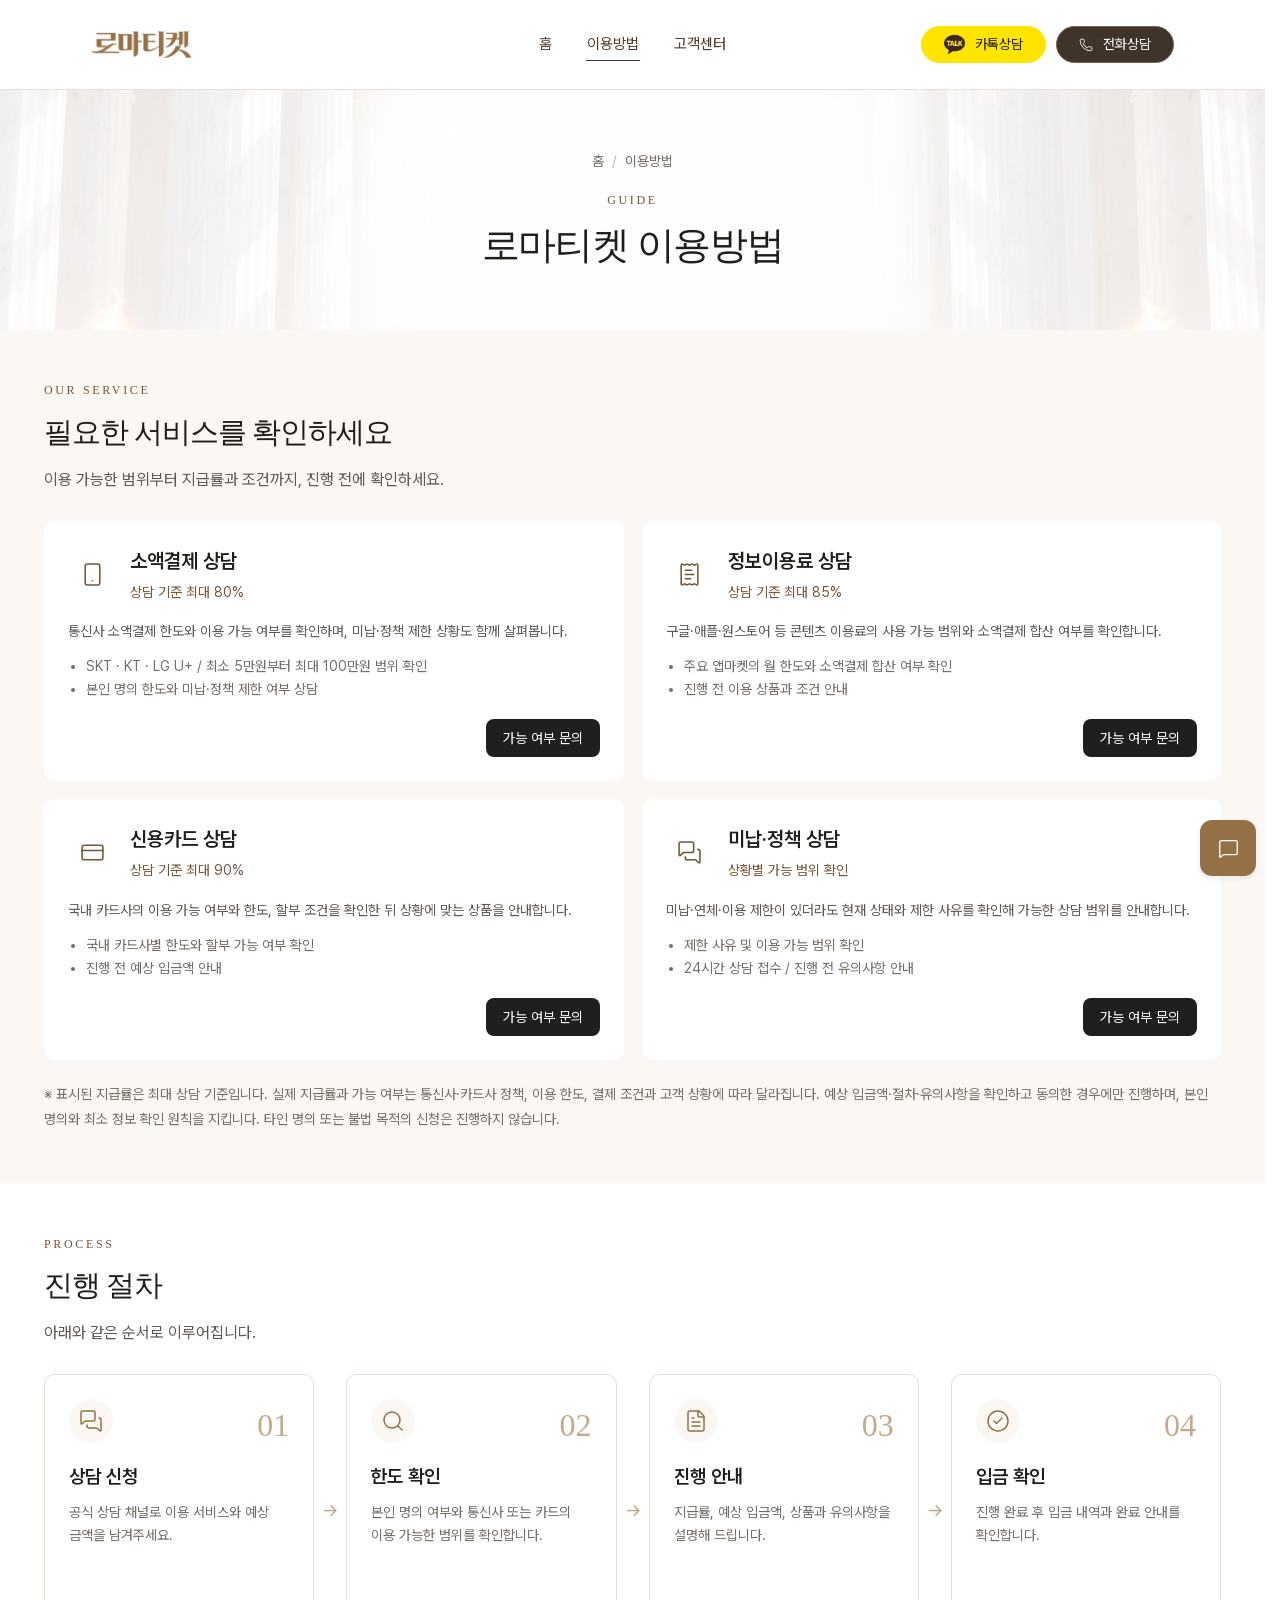
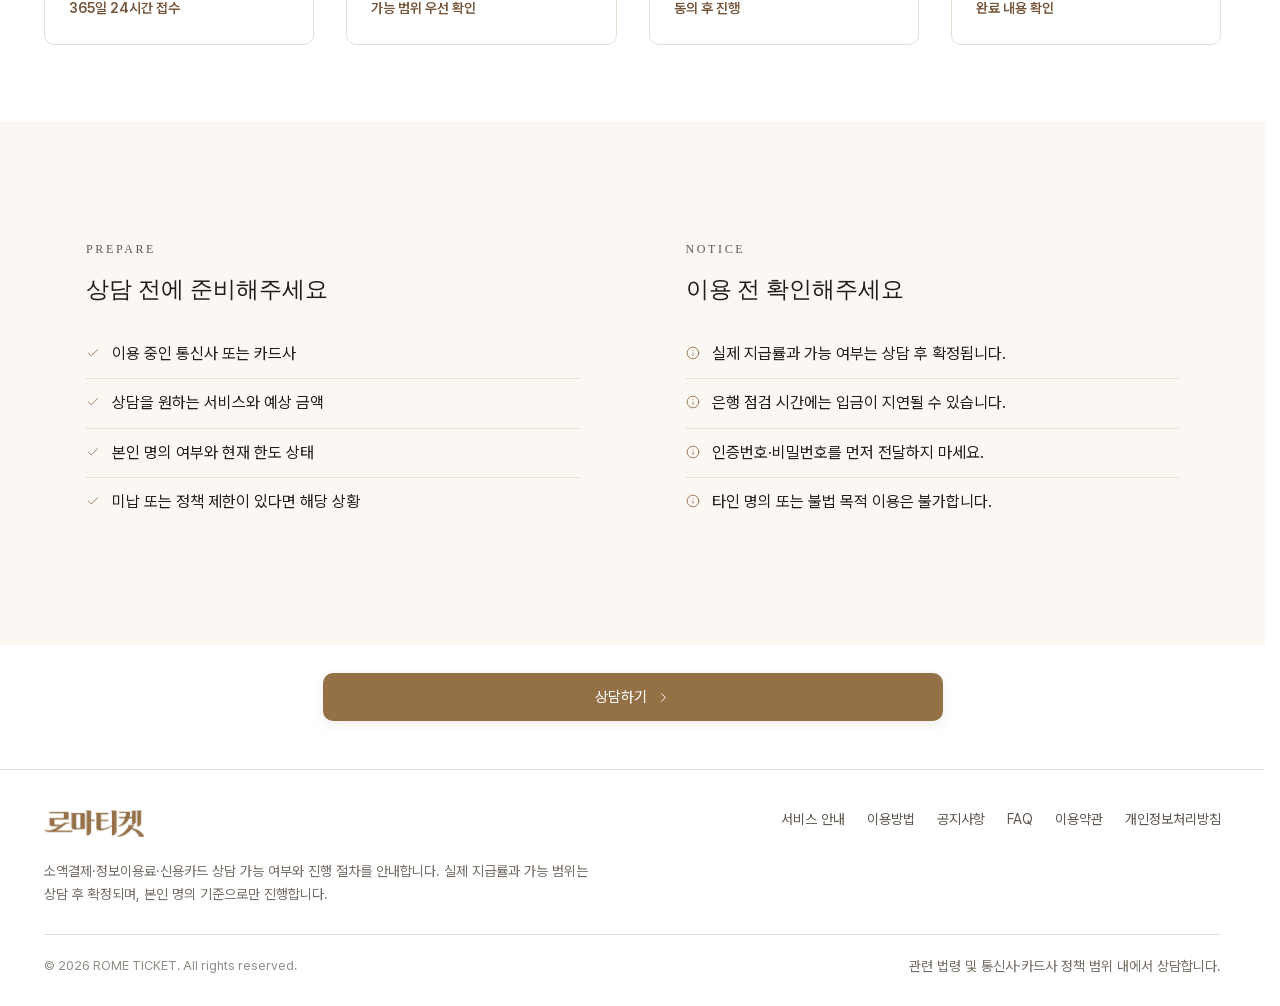
<file: guide.html>
<!doctype html>
<html lang="ko">
  <head>
    <meta charset="utf-8" />
    <meta name="viewport" content="width=device-width, initial-scale=1" />
    <!-- Google Tag Manager -->
    <script>(function(w,d,s,l,i){w[l]=w[l]||[];w[l].push({'gtm.start':
    new Date().getTime(),event:'gtm.js'});var f=d.getElementsByTagName(s)[0],
    j=d.createElement(s),dl=l!='dataLayer'?'&l='+l:'';j.async=true;j.src=
    'https://www.googletagmanager.com/gtm.js?id='+i+dl;f.parentNode.insertBefore(j,f);
    })(window,document,'script','dataLayer','GTM-5J8D7BFQ');</script>
    <!-- End Google Tag Manager -->
    <!-- Google tag (gtag.js) -->
    <script async src="https://www.googletagmanager.com/gtag/js?id=G-KWKEYT7X4H"></script>
    <script>
      window.dataLayer = window.dataLayer || [];
      function gtag(){dataLayer.push(arguments);}
      gtag('js', new Date());
      gtag('config', 'G-KWKEYT7X4H');
    </script>
    <title>소액결제·정보이용료·신용카드 상담 이용방법 | 로마티켓</title>
    <meta
      name="description"
      content="소액결제·정보이용료·신용카드·미납 정책 상담 서비스와 지급률 기준, 이용 절차 및 준비사항을 로마티켓에서 확인하세요."
    />
    <meta name="robots" content="index,follow,max-image-preview:large" />
    <link rel="canonical" href="https://xn--2o2b2zi18b9qd.com/guide.html" />
    <meta property="og:url" content="https://xn--2o2b2zi18b9qd.com/guide.html" />
    <meta name="theme-color" content="#f7f2ec" />
    <meta property="og:type" content="website" />
    <meta property="og:locale" content="ko_KR" />
    <meta property="og:site_name" content="로마티켓" />
    <meta property="og:title" content="소액결제·정보이용료·신용카드 상담 이용방법 | 로마티켓" />
    <meta
      property="og:description"
      content="소액결제·정보이용료·신용카드·미납 정책 상담 서비스와 지급률 기준, 이용 절차 및 준비사항을 로마티켓에서 확인하세요."
    />
    <meta property="og:image" content="https://xn--2o2b2zi18b9qd.com/assets/images/rome-marble-hero.webp" />
    <meta
      property="og:image:alt"
      content="빛이 들어오는 로마티켓의 대리석 홀"
    />
    <meta name="twitter:card" content="summary_large_image" />
    <link
      rel="icon"
      href="assets/images/favicon.svg?v=coffee-r3"
      type="image/svg+xml"
    />

    <link rel="stylesheet" href="assets/css/style.css" />
    <script type="application/ld+json">
{
  "@context": "https://schema.org",
  "@type": "HowTo",
  "name": "로마티켓 상담 이용방법",
  "description": "상담 신청부터 가능 여부 확인, 진행 안내, 입금 확인까지의 절차",
  "step": [
    {
      "@type": "HowToStep",
      "name": "상담 신청",
      "text": "공식 상담 채널로 문의 내용을 남깁니다."
    },
    {
      "@type": "HowToStep",
      "name": "한도 확인",
      "text": "본인 명의와 이용 가능한 한도를 확인합니다."
    },
    {
      "@type": "HowToStep",
      "name": "진행 안내",
      "text": "지급률, 예상 입금액, 유의사항을 확인합니다."
    },
    {
      "@type": "HowToStep",
      "name": "입금 확인",
      "text": "진행 완료 후 입금과 완료 안내를 확인합니다."
    }
  ]
}
    </script>
    <script src="assets/js/site-data.js" defer></script>
    <script src="assets/js/app.js" defer></script>
  </head>
  <body class="page-guide">
    <!-- Google Tag Manager (noscript) -->
    <noscript><iframe src="https://www.googletagmanager.com/ns.html?id=GTM-5J8D7BFQ"
    height="0" width="0" style="display:none;visibility:hidden"></iframe></noscript>
    <!-- End Google Tag Manager (noscript) -->
    <a class="skip-link" href="#main">본문 바로가기</a>

    <header class="site-header" data-site-header>
      <div class="header-inner shell">
        <a class="brand" href="index.html" aria-label="로마티켓 홈"
          ><img
            class="brand__logo"
            src="assets/images/rome-ticket-logo-current.webp"
            alt="로마티켓"
            width="850"
            height="254"
        /></a>
        <nav class="gnb" aria-label="주요 메뉴">
          <ul>
            <li><a href="index.html" data-nav-link>홈</a></li>
            <li><a href="guide.html" data-nav-link>이용방법</a></li>
            <li><a href="faq.html" data-nav-link>고객센터</a></li>
          </ul>
        </nav>
        <div class="header-actions">
          <a
            class="header-consult-link header-consult-link--kakao"
            href="guide.html"
            data-consult-link
            data-consult-channel="kakao"
          >
            <img
              class="icon"
              src="assets/icons/kakaotalk-symbol.png"
              alt=""
              width="18"
              height="18"
            />
            카톡상담
          </a>
          <a
            class="header-consult-link header-consult-link--phone"
            href="guide.html"
            data-consult-link
            data-consult-channel="phone"
          >
            <svg class="icon icon--line" aria-hidden="true">
              <use href="assets/icons/lucide-sprite.svg#icon-phone"></use>
            </svg>
            전화상담
          </a>
          <button
            class="menu-toggle"
            type="button"
            aria-label="메뉴 열기"
            aria-controls="mobile-menu"
            aria-expanded="false"
            data-menu-toggle
          >
            <svg class="icon menu-toggle__open icon--line" aria-hidden="true">
              <use href="assets/icons/lucide-sprite.svg#icon-menu"></use>
            </svg>
            <svg class="icon menu-toggle__close icon--line" aria-hidden="true">
              <use href="assets/icons/lucide-sprite.svg#icon-x"></use>
            </svg>
          </button>
        </div>
      </div>
    </header>
    <div class="menu-backdrop" data-menu-backdrop></div>
    <nav
      class="mobile-menu"
      id="mobile-menu"
      aria-label="모바일 메뉴"
      aria-hidden="true"
      inert
      data-mobile-menu
    >
      <ul>
        <li><a href="index.html" data-nav-link>홈</a></li>
        <li><a href="guide.html" data-nav-link>이용방법</a></li>
        <li><a href="faq.html" data-nav-link>고객센터</a></li>
      </ul>
      <a class="button button--primary" href="guide.html" data-consult-link
        ><svg class="icon icon--line" aria-hidden="true">
          <use href="assets/icons/lucide-sprite.svg#icon-message-square"></use>
        </svg>
        24시간 상담 연결</a
      >
    </nav>

    <main id="main">
      <section class="page-hero">
        <div class="page-copy">
          <nav class="breadcrumbs" aria-label="현재 위치">
            <ol>
              <li><a href="index.html">홈</a></li>
              <li aria-current="page">이용방법</li>
            </ol>
          </nav>
          <p class="eyebrow">GUIDE</p>
          <h1>로마티켓 이용방법</h1>
        </div>
      </section>

      <section
        class="section guide-services"
        id="services"
        aria-labelledby="services-title"
      >
        <div class="shell">
          <div class="section-heading">
            <p class="eyebrow">OUR SERVICE</p>
            <h2 id="services-title">필요한 서비스를 확인하세요</h2>
            <p>이용 가능한 범위부터 지급률과 조건까지, 진행 전에 확인하세요.</p>
          </div>
          <p class="search-status" data-service-search-status hidden></p>
          <div class="guide-services__grid" data-service-list>
            <article
              class="guide-service"
              id="small-payment"
              data-service-card
              data-keywords="소액결제 휴대폰 통신사 skt kt lgu 미납 정책"
            >
              <header class="guide-service__heading">
                <span class="guide-service__icon"
                  ><svg class="icon icon--line" aria-hidden="true">
                    <use
                      href="assets/icons/lucide-sprite.svg#icon-smartphone"
                    ></use></svg
                ></span>
                <div>
                  <h3>소액결제 상담</h3>
                  <p class="guide-service__rate">상담 기준 최대 80%</p>
                </div>
              </header>
              <p class="guide-service__description">
                통신사 소액결제 한도와 이용 가능 여부를 확인하며, 미납·정책 제한
                상황도 함께 살펴봅니다.
              </p>
              <ul>
                <li>
                  SKT · KT · LG U+ / 최소 5만원부터 최대 100만원 범위 확인
                </li>
                <li>본인 명의 한도와 미납·정책 제한 여부 상담</li>
              </ul>
              <a
                class="button guide-service__consult"
                href="guide.html"
                data-consult-link
                >가능 여부 문의</a
              >
            </article>
            <article
              class="guide-service"
              id="content-fee"
              data-service-card
              data-keywords="정보이용료 콘텐츠 구글 애플 원스토어 앱마켓 합산"
            >
              <header class="guide-service__heading">
                <span class="guide-service__icon"
                  ><svg class="icon icon--line" aria-hidden="true">
                    <use
                      href="assets/icons/lucide-sprite.svg#icon-receipt-text"
                    ></use></svg
                ></span>
                <div>
                  <h3>정보이용료 상담</h3>
                  <p class="guide-service__rate">상담 기준 최대 85%</p>
                </div>
              </header>
              <p class="guide-service__description">
                구글·애플·원스토어 등 콘텐츠 이용료의 사용 가능 범위와 소액결제
                합산 여부를 확인합니다.
              </p>
              <ul>
                <li>주요 앱마켓의 월 한도와 소액결제 합산 여부 확인</li>
                <li>진행 전 이용 상품과 조건 안내</li>
              </ul>
              <a
                class="button guide-service__consult"
                href="guide.html"
                data-consult-link
                >가능 여부 문의</a
              >
            </article>
            <article
              class="guide-service"
              id="credit-card"
              data-service-card
              data-keywords="신용카드 카드사 할부 카드 한도"
            >
              <header class="guide-service__heading">
                <span class="guide-service__icon"
                  ><svg class="icon icon--line" aria-hidden="true">
                    <use
                      href="assets/icons/lucide-sprite.svg#icon-credit-card"
                    ></use></svg
                ></span>
                <div>
                  <h3>신용카드 상담</h3>
                  <p class="guide-service__rate">상담 기준 최대 90%</p>
                </div>
              </header>
              <p class="guide-service__description">
                국내 카드사의 이용 가능 여부와 한도, 할부 조건을 확인한 뒤
                상황에 맞는 상품을 안내합니다.
              </p>
              <ul>
                <li>국내 카드사별 한도와 할부 가능 여부 확인</li>
                <li>진행 전 예상 입금액 안내</li>
              </ul>
              <a
                class="button guide-service__consult"
                href="guide.html"
                data-consult-link
                >가능 여부 문의</a
              >
            </article>
            <article
              class="guide-service"
              id="policy-help"
              data-service-card
              data-keywords="미납 정책 제한 연체 상담 빠른 입금 24시간"
            >
              <header class="guide-service__heading">
                <span class="guide-service__icon"
                  ><svg class="icon icon--line" aria-hidden="true">
                    <use
                      href="assets/icons/lucide-sprite.svg#icon-messages-square"
                    ></use></svg
                ></span>
                <div>
                  <h3>미납·정책 상담</h3>
                  <p class="guide-service__rate">상황별 가능 범위 확인</p>
                </div>
              </header>
              <p class="guide-service__description">
                미납·연체·이용 제한이 있더라도 현재 상태와 제한 사유를 확인해
                가능한 상담 범위를 안내합니다.
              </p>
              <ul>
                <li>제한 사유 및 이용 가능 범위 확인</li>
                <li>24시간 상담 접수 / 진행 전 유의사항 안내</li>
              </ul>
              <a
                class="button guide-service__consult"
                href="guide.html"
                data-consult-link
                >가능 여부 문의</a
              >
            </article>
          </div>
          <p class="guide-services__notice">
            ※ 표시된 지급률은 최대 상담 기준입니다. 실제 지급률과 가능 여부는
            통신사·카드사 정책, 이용 한도, 결제 조건과 고객 상황에 따라
            달라집니다. 예상 입금액·절차·유의사항을 확인하고 동의한 경우에만
            진행하며, 본인 명의와 최소 정보 확인 원칙을 지킵니다. 타인 명의 또는
            불법 목적의 신청은 진행하지 않습니다.
          </p>
        </div>
      </section>

      <section class="section guide-process" aria-labelledby="process-title">
        <div class="shell">
          <div class="section-heading">
            <p class="eyebrow">PROCESS</p>
            <h2 id="process-title">진행 절차</h2>
            <p>아래와 같은 순서로 이루어집니다.</p>
          </div>
          <div class="process-grid">
            <article class="process-card">
              <div class="process-card__icon">
                <svg class="icon icon--line" aria-hidden="true">
                  <use
                    href="assets/icons/lucide-sprite.svg#icon-messages-square"
                  ></use>
                </svg>
              </div>
              <h2>상담 신청</h2>
              <p>공식 상담 채널로 이용 서비스와 예상 금액을 남겨주세요.</p>
              <small>365일 24시간 접수</small>
            </article>
            <article class="process-card">
              <div class="process-card__icon">
                <svg class="icon icon--line" aria-hidden="true">
                  <use href="assets/icons/lucide-sprite.svg#icon-search"></use>
                </svg>
              </div>
              <h2>한도 확인</h2>
              <p>
                본인 명의 여부와 통신사 또는 카드의 이용 가능한 범위를
                확인합니다.
              </p>
              <small>가능 범위 우선 확인</small>
            </article>
            <article class="process-card">
              <div class="process-card__icon">
                <svg class="icon icon--line" aria-hidden="true">
                  <use
                    href="assets/icons/lucide-sprite.svg#icon-file-text"
                  ></use>
                </svg>
              </div>
              <h2>진행 안내</h2>
              <p>지급률, 예상 입금액, 상품과 유의사항을 설명해 드립니다.</p>
              <small>동의 후 진행</small>
            </article>
            <article class="process-card">
              <div class="process-card__icon">
                <svg class="icon icon--line" aria-hidden="true">
                  <use
                    href="assets/icons/lucide-sprite.svg#icon-circle-check"
                  ></use>
                </svg>
              </div>
              <h2>입금 확인</h2>
              <p>진행 완료 후 입금 내역과 완료 안내를 확인합니다.</p>
              <small>완료 내용 확인</small>
            </article>
          </div>
        </div>
      </section>

      <section class="section section--soft">
        <div class="shell">
          <div class="guide-info-grid">
            <section class="guide-panel">
              <p class="eyebrow">PREPARE</p>
              <h2>상담 전에 준비해주세요</h2>
              <ul>
                <li>
                  <svg class="icon icon--line" aria-hidden="true">
                    <use href="assets/icons/lucide-sprite.svg#icon-check"></use>
                  </svg>
                  <span>이용 중인 통신사 또는 카드사</span>
                </li>
                <li>
                  <svg class="icon icon--line" aria-hidden="true">
                    <use href="assets/icons/lucide-sprite.svg#icon-check"></use>
                  </svg>
                  <span>상담을 원하는 서비스와 예상 금액</span>
                </li>
                <li>
                  <svg class="icon icon--line" aria-hidden="true">
                    <use href="assets/icons/lucide-sprite.svg#icon-check"></use>
                  </svg>
                  <span>본인 명의 여부와 현재 한도 상태</span>
                </li>
                <li>
                  <svg class="icon icon--line" aria-hidden="true">
                    <use href="assets/icons/lucide-sprite.svg#icon-check"></use>
                  </svg>
                  <span>미납 또는 정책 제한이 있다면 해당 상황</span>
                </li>
              </ul>
            </section>
            <section class="guide-panel">
              <p class="eyebrow">NOTICE</p>
              <h2>이용 전 확인해주세요</h2>
              <ul>
                <li>
                  <svg class="icon icon--line" aria-hidden="true">
                    <use href="assets/icons/lucide-sprite.svg#icon-info"></use>
                  </svg>
                  <span>실제 지급률과 가능 여부는 상담 후 확정됩니다.</span>
                </li>
                <li>
                  <svg class="icon icon--line" aria-hidden="true">
                    <use href="assets/icons/lucide-sprite.svg#icon-info"></use>
                  </svg>
                  <span>은행 점검 시간에는 입금이 지연될 수 있습니다.</span>
                </li>
                <li>
                  <svg class="icon icon--line" aria-hidden="true">
                    <use href="assets/icons/lucide-sprite.svg#icon-info"></use>
                  </svg>
                  <span>인증번호·비밀번호를 먼저 전달하지 마세요.</span>
                </li>
                <li>
                  <svg class="icon icon--line" aria-hidden="true">
                    <use href="assets/icons/lucide-sprite.svg#icon-info"></use>
                  </svg>
                  <span>타인 명의 또는 불법 목적 이용은 불가합니다.</span>
                </li>
              </ul>
            </section>
          </div>
        </div>
      </section>
      <section class="guide-consult shell" aria-label="상담 연결">
        <a
          class="button button--primary guide-consult__button"
          href="guide.html"
          data-consult-link
        >
          상담하기
          <svg class="icon icon--line" aria-hidden="true">
            <use href="assets/icons/lucide-sprite.svg#icon-chevron-right"></use>
          </svg>
        </a>
      </section>
    </main>

    <footer class="site-footer">
      <div class="shell">
        <div class="footer-top">
          <div class="footer-brand">
            <a class="brand" href="index.html" aria-label="로마티켓 홈"
              ><img
                class="brand__logo"
                src="assets/images/rome-ticket-logo-current.webp"
                alt="로마티켓"
                width="850"
                height="254"
            /></a>
            <p>
              소액결제·정보이용료·신용카드 상담 가능 여부와 진행 절차를
              안내합니다. 실제 지급률과 가능 범위는 상담 후 확정되며, 본인 명의
              기준으로만 진행합니다.
            </p>
          </div>
          <nav class="footer-links" aria-label="하단 메뉴">
            <a href="guide.html#services">서비스 안내</a>
            <a href="guide.html">이용방법</a>
            <a href="faq.html#notices">공지사항</a>
            <a href="faq.html#faq">FAQ</a>
            <a href="terms.html">이용약관</a>
            <a href="privacy.html">개인정보처리방침</a>
          </nav>
        </div>
        <div class="footer-bottom">
          <span class="footer-copyright"
            >© <span data-copyright-year>2026</span> ROME TICKET. All rights
            reserved.</span
          >
          <span>관련 법령 및 통신사·카드사 정책 범위 내에서 상담합니다.</span>
        </div>
      </div>
    </footer>
    <a
      class="quick-consult"
      href="guide.html"
      data-consult-link
      aria-label="빠른 상담 연결"
      ><svg class="icon" aria-hidden="true">
        <use
          href="assets/icons/lucide-sprite.svg#icon-message-square"
        ></use></svg
    ></a>
    <button
      class="back-to-top"
      type="button"
      data-back-to-top
      aria-label="맨 위로 이동"
    >
      <svg class="icon icon--line" aria-hidden="true">
        <use href="assets/icons/lucide-sprite.svg#icon-arrow-up"></use>
      </svg>
    </button>
  </body>
</html>
</file>
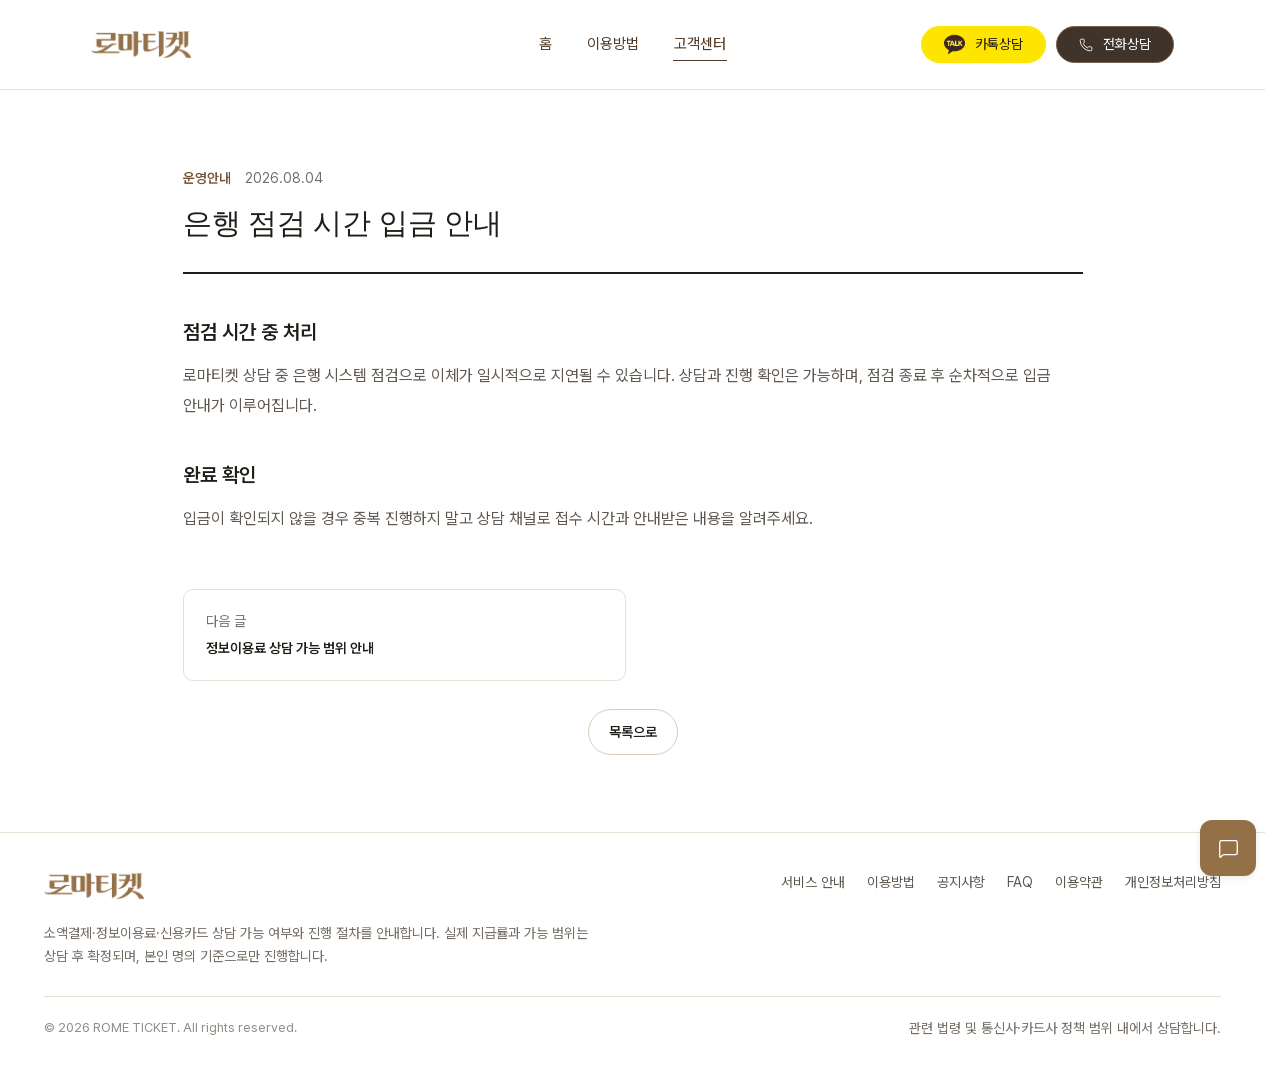
<file: notice-bank-maintenance.html>
<!doctype html>
<html lang="ko">
  <head>
    <meta charset="utf-8" />
    <meta name="viewport" content="width=device-width, initial-scale=1" />
    <!-- Google Tag Manager -->
    <script>(function(w,d,s,l,i){w[l]=w[l]||[];w[l].push({'gtm.start':
    new Date().getTime(),event:'gtm.js'});var f=d.getElementsByTagName(s)[0],
    j=d.createElement(s),dl=l!='dataLayer'?'&l='+l:'';j.async=true;j.src=
    'https://www.googletagmanager.com/gtm.js?id='+i+dl;f.parentNode.insertBefore(j,f);
    })(window,document,'script','dataLayer','GTM-5J8D7BFQ');</script>
    <!-- End Google Tag Manager -->
    <!-- Google tag (gtag.js) -->
    <script async src="https://www.googletagmanager.com/gtag/js?id=G-KWKEYT7X4H"></script>
    <script>
      window.dataLayer = window.dataLayer || [];
      function gtag(){dataLayer.push(arguments);}
      gtag('js', new Date());
      gtag('config', 'G-KWKEYT7X4H');
    </script>
    <title>은행 점검 시간 입금 안내 | 로마티켓</title>
    <meta
      name="description"
      content="은행별 점검 시간 중 입금 처리 및 완료 확인 방법을 안내합니다."
    />
    <meta name="robots" content="index,follow,max-image-preview:large" />
    <link rel="canonical" href="https://xn--2o2b2zi18b9qd.com/notice-bank-maintenance.html" />
    <meta property="og:url" content="https://xn--2o2b2zi18b9qd.com/notice-bank-maintenance.html" />
    <meta name="theme-color" content="#f7f2ec" />
    <meta property="og:type" content="article" />
    <meta property="og:locale" content="ko_KR" />
    <meta property="og:site_name" content="로마티켓" />
    <meta
      property="og:title"
      content="은행 점검 시간 입금 안내 | 로마티켓"
    />
    <meta
      property="og:description"
      content="은행별 점검 시간 중 입금 처리 및 완료 확인 방법을 안내합니다."
    />
    <meta property="og:image" content="https://xn--2o2b2zi18b9qd.com/assets/images/rome-marble-hero.webp" />
    <meta
      property="og:image:alt"
      content="빛이 들어오는 로마티켓의 대리석 홀"
    />
    <meta name="twitter:card" content="summary_large_image" />
    <link
      rel="icon"
      href="assets/images/favicon.svg?v=coffee-r3"
      type="image/svg+xml"
    />

    <link rel="stylesheet" href="assets/css/style.css" />
    <script type="application/ld+json">
{
  "@context": "https://schema.org",
  "@type": "Article",
  "headline": "은행 점검 시간 입금 안내",
  "description": "은행별 점검 시간 중 입금 처리 및 완료 확인 방법을 안내합니다.",
  "datePublished": "2026-08-04",
  "inLanguage": "ko-KR",
  "url": "https://xn--2o2b2zi18b9qd.com/notice-bank-maintenance.html",
  "mainEntityOfPage": "https://xn--2o2b2zi18b9qd.com/notice-bank-maintenance.html",
  "author": {
    "@type": "Organization",
    "@id": "https://xn--2o2b2zi18b9qd.com/#organization",
    "name": "로마티켓",
    "url": "https://xn--2o2b2zi18b9qd.com/"
  },
  "publisher": {
    "@type": "Organization",
    "@id": "https://xn--2o2b2zi18b9qd.com/#organization",
    "name": "로마티켓",
    "url": "https://xn--2o2b2zi18b9qd.com/",
    "logo": {
      "@type": "ImageObject",
      "url": "https://xn--2o2b2zi18b9qd.com/assets/images/rome-ticket-logo-current.webp",
      "width": 850,
      "height": 254
    }
  }
}
    </script>
    <script src="assets/js/site-data.js" defer></script>
    <script src="assets/js/app.js" defer></script>
  </head>
  <body class="page-notice-detail">
    <!-- Google Tag Manager (noscript) -->
    <noscript><iframe src="https://www.googletagmanager.com/ns.html?id=GTM-5J8D7BFQ"
    height="0" width="0" style="display:none;visibility:hidden"></iframe></noscript>
    <!-- End Google Tag Manager (noscript) -->
    <a class="skip-link" href="#main">본문 바로가기</a>

    <header class="site-header" data-site-header>
      <div class="header-inner shell">
        <a class="brand" href="index.html" aria-label="로마티켓 홈"
          ><img
            class="brand__logo"
            src="assets/images/rome-ticket-logo-current.webp"
            alt="로마티켓"
            width="850"
            height="254"
        /></a>
        <nav class="gnb" aria-label="주요 메뉴">
          <ul>
            <li><a href="index.html" data-nav-link>홈</a></li>
            <li><a href="guide.html" data-nav-link>이용방법</a></li>
            <li><a href="faq.html" data-nav-link>고객센터</a></li>
          </ul>
        </nav>
        <div class="header-actions">
          <a
            class="header-consult-link header-consult-link--kakao"
            href="guide.html"
            data-consult-link
            data-consult-channel="kakao"
          >
            <img
              class="icon"
              src="assets/icons/kakaotalk-symbol.png"
              alt=""
              width="18"
              height="18"
            />
            카톡상담
          </a>
          <a
            class="header-consult-link header-consult-link--phone"
            href="guide.html"
            data-consult-link
            data-consult-channel="phone"
          >
            <svg class="icon icon--line" aria-hidden="true">
              <use href="assets/icons/lucide-sprite.svg#icon-phone"></use>
            </svg>
            전화상담
          </a>
          <button
            class="menu-toggle"
            type="button"
            aria-label="메뉴 열기"
            aria-controls="mobile-menu"
            aria-expanded="false"
            data-menu-toggle
          >
            <svg class="icon menu-toggle__open icon--line" aria-hidden="true">
              <use href="assets/icons/lucide-sprite.svg#icon-menu"></use>
            </svg>
            <svg class="icon menu-toggle__close icon--line" aria-hidden="true">
              <use href="assets/icons/lucide-sprite.svg#icon-x"></use>
            </svg>
          </button>
        </div>
      </div>
    </header>
    <div class="menu-backdrop" data-menu-backdrop></div>
    <nav
      class="mobile-menu"
      id="mobile-menu"
      aria-label="모바일 메뉴"
      aria-hidden="true"
      inert
      data-mobile-menu
    >
      <ul>
        <li><a href="index.html" data-nav-link>홈</a></li>
        <li><a href="guide.html" data-nav-link>이용방법</a></li>
        <li><a href="faq.html" data-nav-link>고객센터</a></li>
      </ul>
      <a class="button button--primary" href="guide.html" data-consult-link
        ><svg class="icon icon--line" aria-hidden="true">
          <use href="assets/icons/lucide-sprite.svg#icon-message-square"></use>
        </svg>
        24시간 상담 연결</a
      >
    </nav>

    <main id="main">
      <section class="section">
        <article class="notice-article shell">
          <header class="notice-article__head">
            <div class="notice-article__meta">
              <a class="notice-article__back" href="faq.html#notices">공지사항 목록</a>
              <span class="notice-article__category">운영안내</span>
              <time datetime="2026-08-04">2026.08.04</time>
            </div>
            <h1>은행 점검 시간 입금 안내</h1>
          </header>
          <div class="notice-article__body">
            <section class="notice-copy-section">
              <h2>점검 시간 중 처리</h2>
              <p>로마티켓 상담 중 은행 시스템 점검으로 이체가 일시적으로 지연될 수 있습니다. 상담과 진행 확인은 가능하며, 점검 종료 후 순차적으로 입금 안내가 이루어집니다.</p>
            </section>
            <section class="notice-copy-section">
              <h2>완료 확인</h2>
              <p>입금이 확인되지 않을 경우 중복 진행하지 말고 상담 채널로 접수 시간과 안내받은 내용을 알려주세요.</p>
            </section>
          </div>
          <nav class="notice-navigation" aria-label="이전 및 다음 공지">
            <a href="notice-content-fee-range.html"><span class="notice-navigation__label">다음 글</span><strong>정보이용료 상담 가능 범위 안내</strong></a>
          </nav>
          <div class="notice-article__actions"><a class="button button--outline" href="faq.html#notices">목록으로</a></div>
        </article>
      </section>
    </main>
    <footer class="site-footer">
      <div class="shell">
        <div class="footer-top">
          <div class="footer-brand">
            <a class="brand" href="index.html" aria-label="로마티켓 홈"
              ><img
                class="brand__logo"
                src="assets/images/rome-ticket-logo-current.webp"
                alt="로마티켓"
                width="850"
                height="254"
            /></a>
            <p>
              소액결제·정보이용료·신용카드 상담 가능 여부와 진행 절차를
              안내합니다. 실제 지급률과 가능 범위는 상담 후 확정되며, 본인 명의
              기준으로만 진행합니다.
            </p>
          </div>
          <nav class="footer-links" aria-label="하단 메뉴">
            <a href="guide.html#services">서비스 안내</a>
            <a href="guide.html">이용방법</a>
            <a href="faq.html#notices">공지사항</a>
            <a href="faq.html#faq">FAQ</a>
            <a href="terms.html">이용약관</a>
            <a href="privacy.html">개인정보처리방침</a>
          </nav>
        </div>
        <div class="footer-bottom">
          <span class="footer-copyright"
            >© <span data-copyright-year>2026</span> ROME TICKET. All rights
            reserved.</span
          >
          <span>관련 법령 및 통신사·카드사 정책 범위 내에서 상담합니다.</span>
        </div>
      </div>
    </footer>
    <a
      class="quick-consult"
      href="guide.html"
      data-consult-link
      aria-label="빠른 상담 연결"
      ><svg class="icon" aria-hidden="true">
        <use
          href="assets/icons/lucide-sprite.svg#icon-message-square"
        ></use></svg
    ></a>
    <button
      class="back-to-top"
      type="button"
      data-back-to-top
      aria-label="맨 위로 이동"
    >
      <svg class="icon icon--line" aria-hidden="true">
        <use href="assets/icons/lucide-sprite.svg#icon-arrow-up"></use>
      </svg>
    </button>
  </body>
</html>
</file>
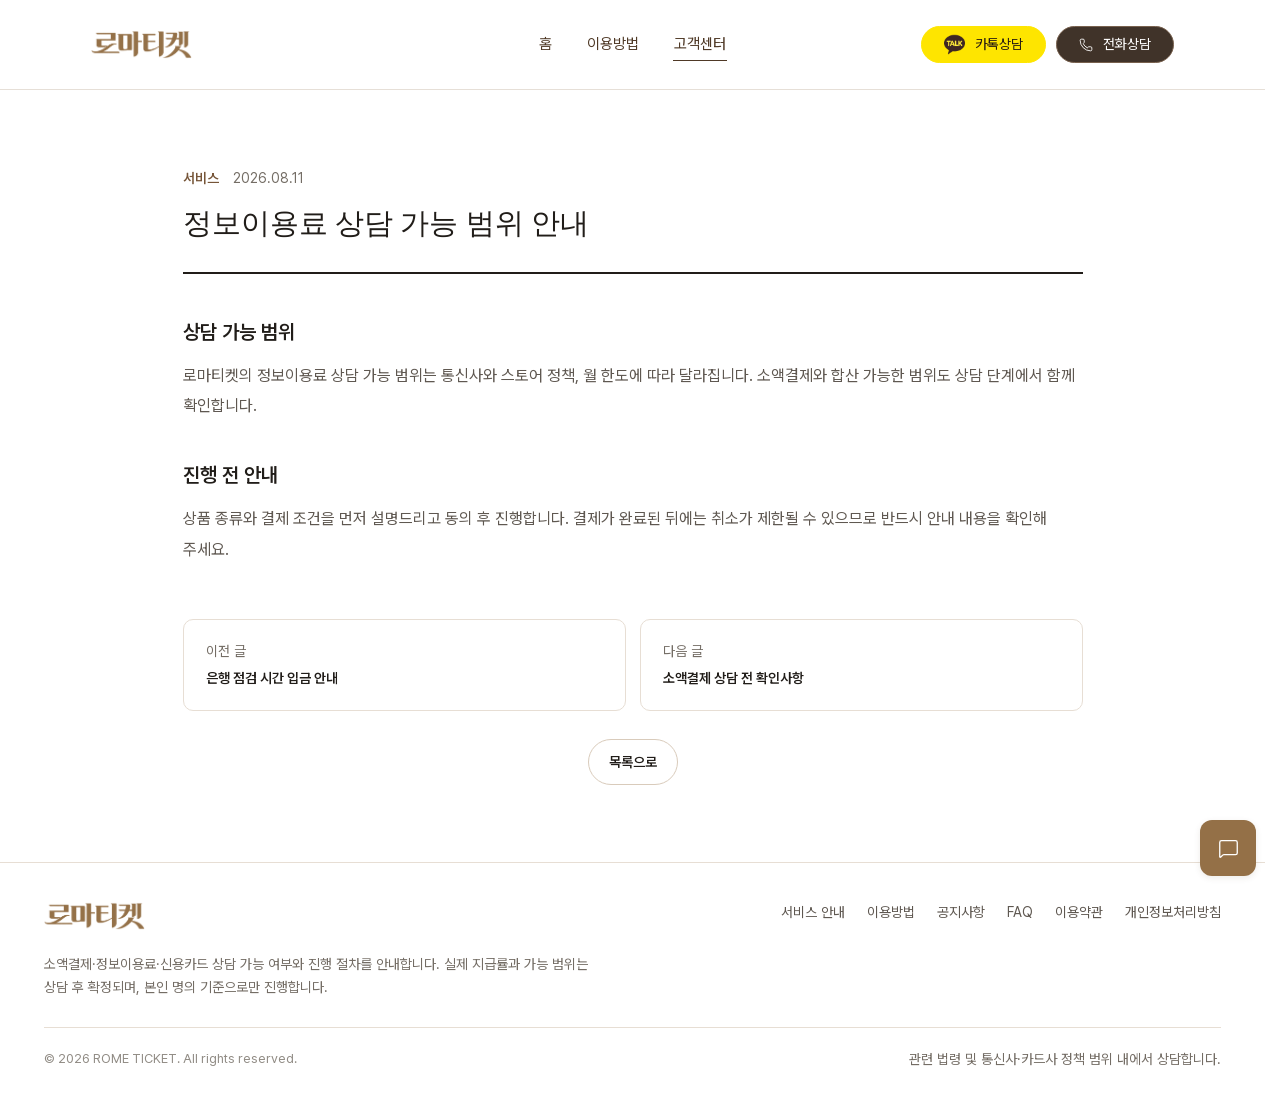
<file: notice-content-fee-range.html>
<!doctype html>
<html lang="ko">
  <head>
    <meta charset="utf-8" />
    <meta name="viewport" content="width=device-width, initial-scale=1" />
    <!-- Google Tag Manager -->
    <script>(function(w,d,s,l,i){w[l]=w[l]||[];w[l].push({'gtm.start':
    new Date().getTime(),event:'gtm.js'});var f=d.getElementsByTagName(s)[0],
    j=d.createElement(s),dl=l!='dataLayer'?'&l='+l:'';j.async=true;j.src=
    'https://www.googletagmanager.com/gtm.js?id='+i+dl;f.parentNode.insertBefore(j,f);
    })(window,document,'script','dataLayer','GTM-5J8D7BFQ');</script>
    <!-- End Google Tag Manager -->
    <!-- Google tag (gtag.js) -->
    <script async src="https://www.googletagmanager.com/gtag/js?id=G-KWKEYT7X4H"></script>
    <script>
      window.dataLayer = window.dataLayer || [];
      function gtag(){dataLayer.push(arguments);}
      gtag('js', new Date());
      gtag('config', 'G-KWKEYT7X4H');
    </script>
    <title>정보이용료 상담 가능 범위 안내 | 로마티켓</title>
    <meta
      name="description"
      content="구글·애플·원스토어 등 정보이용료 상담 범위와 확인 절차를 안내합니다."
    />
    <meta name="robots" content="index,follow,max-image-preview:large" />
    <link rel="canonical" href="https://xn--2o2b2zi18b9qd.com/notice-content-fee-range.html" />
    <meta property="og:url" content="https://xn--2o2b2zi18b9qd.com/notice-content-fee-range.html" />
    <meta name="theme-color" content="#f7f2ec" />
    <meta property="og:type" content="article" />
    <meta property="og:locale" content="ko_KR" />
    <meta property="og:site_name" content="로마티켓" />
    <meta
      property="og:title"
      content="정보이용료 상담 가능 범위 안내 | 로마티켓"
    />
    <meta
      property="og:description"
      content="구글·애플·원스토어 등 정보이용료 상담 범위와 확인 절차를 안내합니다."
    />
    <meta property="og:image" content="https://xn--2o2b2zi18b9qd.com/assets/images/rome-marble-hero.webp" />
    <meta
      property="og:image:alt"
      content="빛이 들어오는 로마티켓의 대리석 홀"
    />
    <meta name="twitter:card" content="summary_large_image" />
    <link
      rel="icon"
      href="assets/images/favicon.svg?v=coffee-r3"
      type="image/svg+xml"
    />

    <link rel="stylesheet" href="assets/css/style.css" />
    <script type="application/ld+json">
{
  "@context": "https://schema.org",
  "@type": "Article",
  "headline": "정보이용료 상담 가능 범위 안내",
  "description": "구글·애플·원스토어 등 정보이용료 상담 범위와 확인 절차를 안내합니다.",
  "datePublished": "2026-08-11",
  "inLanguage": "ko-KR",
  "url": "https://xn--2o2b2zi18b9qd.com/notice-content-fee-range.html",
  "mainEntityOfPage": "https://xn--2o2b2zi18b9qd.com/notice-content-fee-range.html",
  "author": {
    "@type": "Organization",
    "@id": "https://xn--2o2b2zi18b9qd.com/#organization",
    "name": "로마티켓",
    "url": "https://xn--2o2b2zi18b9qd.com/"
  },
  "publisher": {
    "@type": "Organization",
    "@id": "https://xn--2o2b2zi18b9qd.com/#organization",
    "name": "로마티켓",
    "url": "https://xn--2o2b2zi18b9qd.com/",
    "logo": {
      "@type": "ImageObject",
      "url": "https://xn--2o2b2zi18b9qd.com/assets/images/rome-ticket-logo-current.webp",
      "width": 850,
      "height": 254
    }
  }
}
    </script>
    <script src="assets/js/site-data.js" defer></script>
    <script src="assets/js/app.js" defer></script>
  </head>
  <body class="page-notice-detail">
    <!-- Google Tag Manager (noscript) -->
    <noscript><iframe src="https://www.googletagmanager.com/ns.html?id=GTM-5J8D7BFQ"
    height="0" width="0" style="display:none;visibility:hidden"></iframe></noscript>
    <!-- End Google Tag Manager (noscript) -->
    <a class="skip-link" href="#main">본문 바로가기</a>

    <header class="site-header" data-site-header>
      <div class="header-inner shell">
        <a class="brand" href="index.html" aria-label="로마티켓 홈"
          ><img
            class="brand__logo"
            src="assets/images/rome-ticket-logo-current.webp"
            alt="로마티켓"
            width="850"
            height="254"
        /></a>
        <nav class="gnb" aria-label="주요 메뉴">
          <ul>
            <li><a href="index.html" data-nav-link>홈</a></li>
            <li><a href="guide.html" data-nav-link>이용방법</a></li>
            <li><a href="faq.html" data-nav-link>고객센터</a></li>
          </ul>
        </nav>
        <div class="header-actions">
          <a
            class="header-consult-link header-consult-link--kakao"
            href="guide.html"
            data-consult-link
            data-consult-channel="kakao"
          >
            <img
              class="icon"
              src="assets/icons/kakaotalk-symbol.png"
              alt=""
              width="18"
              height="18"
            />
            카톡상담
          </a>
          <a
            class="header-consult-link header-consult-link--phone"
            href="guide.html"
            data-consult-link
            data-consult-channel="phone"
          >
            <svg class="icon icon--line" aria-hidden="true">
              <use href="assets/icons/lucide-sprite.svg#icon-phone"></use>
            </svg>
            전화상담
          </a>
          <button
            class="menu-toggle"
            type="button"
            aria-label="메뉴 열기"
            aria-controls="mobile-menu"
            aria-expanded="false"
            data-menu-toggle
          >
            <svg class="icon menu-toggle__open icon--line" aria-hidden="true">
              <use href="assets/icons/lucide-sprite.svg#icon-menu"></use>
            </svg>
            <svg class="icon menu-toggle__close icon--line" aria-hidden="true">
              <use href="assets/icons/lucide-sprite.svg#icon-x"></use>
            </svg>
          </button>
        </div>
      </div>
    </header>
    <div class="menu-backdrop" data-menu-backdrop></div>
    <nav
      class="mobile-menu"
      id="mobile-menu"
      aria-label="모바일 메뉴"
      aria-hidden="true"
      inert
      data-mobile-menu
    >
      <ul>
        <li><a href="index.html" data-nav-link>홈</a></li>
        <li><a href="guide.html" data-nav-link>이용방법</a></li>
        <li><a href="faq.html" data-nav-link>고객센터</a></li>
      </ul>
      <a class="button button--primary" href="guide.html" data-consult-link
        ><svg class="icon icon--line" aria-hidden="true">
          <use href="assets/icons/lucide-sprite.svg#icon-message-square"></use>
        </svg>
        24시간 상담 연결</a
      >
    </nav>

    <main id="main">
      <section class="section">
        <article class="notice-article shell">
          <header class="notice-article__head">
            <div class="notice-article__meta">
              <a class="notice-article__back" href="faq.html#notices">공지사항 목록</a>
              <span class="notice-article__category">서비스</span>
              <time datetime="2026-08-11">2026.08.11</time>
            </div>
            <h1>정보이용료 상담 가능 범위 안내</h1>
          </header>
          <div class="notice-article__body">
            <section class="notice-copy-section">
              <h2>상담 가능 범위</h2>
              <p>로마티켓의 정보이용료 상담 가능 범위는 통신사와 스토어 정책, 월 한도에 따라 달라집니다. 소액결제와 합산 가능한 범위도 상담 단계에서 함께 확인합니다.</p>
            </section>
            <section class="notice-copy-section">
              <h2>진행 전 안내</h2>
              <p>상품 종류와 결제 조건을 먼저 설명드리고 동의 후 진행합니다. 결제가 완료된 뒤에는 취소가 제한될 수 있으므로 반드시 안내 내용을 확인해 주세요.</p>
            </section>
          </div>
          <nav class="notice-navigation" aria-label="이전 및 다음 공지">
            <a href="notice-bank-maintenance.html"><span class="notice-navigation__label">이전 글</span><strong>은행 점검 시간 입금 안내</strong></a>
            <a href="notice-small-payment-checklist.html"><span class="notice-navigation__label">다음 글</span><strong>소액결제 상담 전 확인사항</strong></a>
          </nav>
          <div class="notice-article__actions"><a class="button button--outline" href="faq.html#notices">목록으로</a></div>
        </article>
      </section>
    </main>
    <footer class="site-footer">
      <div class="shell">
        <div class="footer-top">
          <div class="footer-brand">
            <a class="brand" href="index.html" aria-label="로마티켓 홈"
              ><img
                class="brand__logo"
                src="assets/images/rome-ticket-logo-current.webp"
                alt="로마티켓"
                width="850"
                height="254"
            /></a>
            <p>
              소액결제·정보이용료·신용카드 상담 가능 여부와 진행 절차를
              안내합니다. 실제 지급률과 가능 범위는 상담 후 확정되며, 본인 명의
              기준으로만 진행합니다.
            </p>
          </div>
          <nav class="footer-links" aria-label="하단 메뉴">
            <a href="guide.html#services">서비스 안내</a>
            <a href="guide.html">이용방법</a>
            <a href="faq.html#notices">공지사항</a>
            <a href="faq.html#faq">FAQ</a>
            <a href="terms.html">이용약관</a>
            <a href="privacy.html">개인정보처리방침</a>
          </nav>
        </div>
        <div class="footer-bottom">
          <span class="footer-copyright"
            >© <span data-copyright-year>2026</span> ROME TICKET. All rights
            reserved.</span
          >
          <span>관련 법령 및 통신사·카드사 정책 범위 내에서 상담합니다.</span>
        </div>
      </div>
    </footer>
    <a
      class="quick-consult"
      href="guide.html"
      data-consult-link
      aria-label="빠른 상담 연결"
      ><svg class="icon" aria-hidden="true">
        <use
          href="assets/icons/lucide-sprite.svg#icon-message-square"
        ></use></svg
    ></a>
    <button
      class="back-to-top"
      type="button"
      data-back-to-top
      aria-label="맨 위로 이동"
    >
      <svg class="icon icon--line" aria-hidden="true">
        <use href="assets/icons/lucide-sprite.svg#icon-arrow-up"></use>
      </svg>
    </button>
  </body>
</html>
</file>
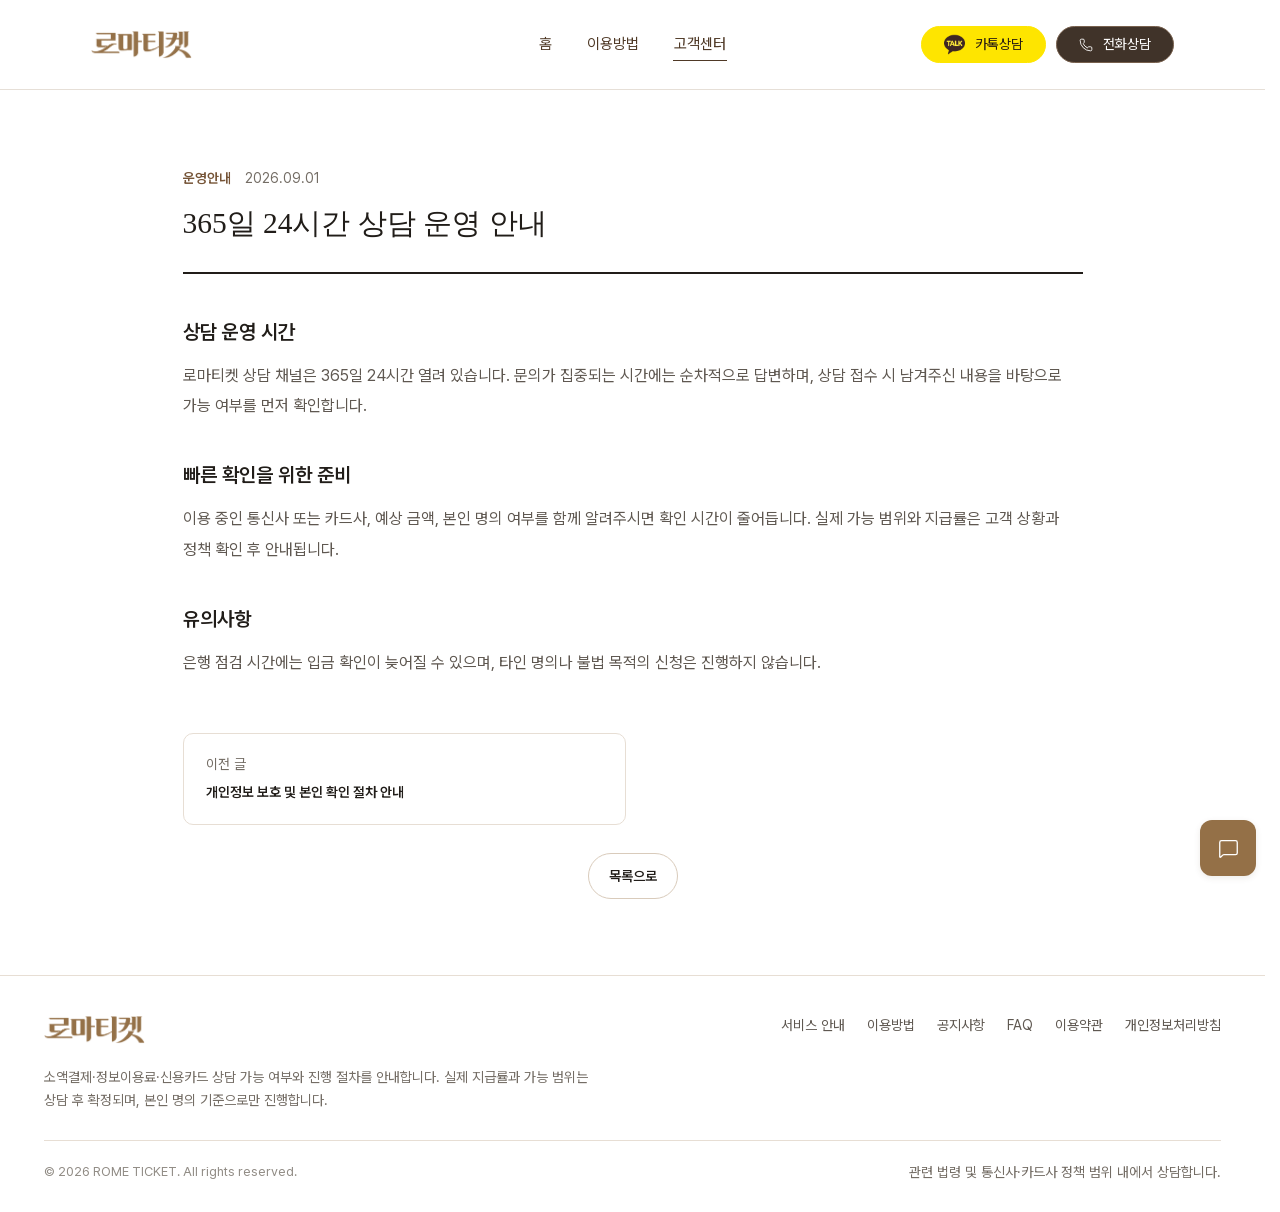
<file: notice-detail.html>
<!doctype html>
<html lang="ko">
  <head>
    <meta charset="utf-8" />
    <meta name="viewport" content="width=device-width, initial-scale=1" />
    <title>공지사항 안내 | 로마티켓</title>
    <meta name="description" content="로마티켓 공지사항과 상담 이용 안내를 확인하세요." />
    <link rel="stylesheet" href="assets/css/style.css" />
    <script src="assets/js/notice-detail-redirect.js" defer></script>
  </head>
  <body>
    <main class="not-found" id="main"><div>
      <h1>로마티켓 공지사항</h1>
      <p>공지사항의 새 주소로 이동합니다. 이동하지 않으면 아래 글을 선택해 주세요.</p>
      <ul><li><a href="notice-operation-hours.html">365일 24시간 상담 운영 안내</a></li><li><a href="notice-privacy-verification.html">개인정보 보호 및 본인 확인 절차 안내</a></li><li><a href="notice-small-payment-checklist.html">소액결제 상담 전 확인사항</a></li><li><a href="notice-content-fee-range.html">정보이용료 상담 가능 범위 안내</a></li><li><a href="notice-bank-maintenance.html">은행 점검 시간 입금 안내</a></li></ul>
      <a href="faq.html#notices">공지사항 목록</a>
    </div></main>
  </body>
</html>
</file>
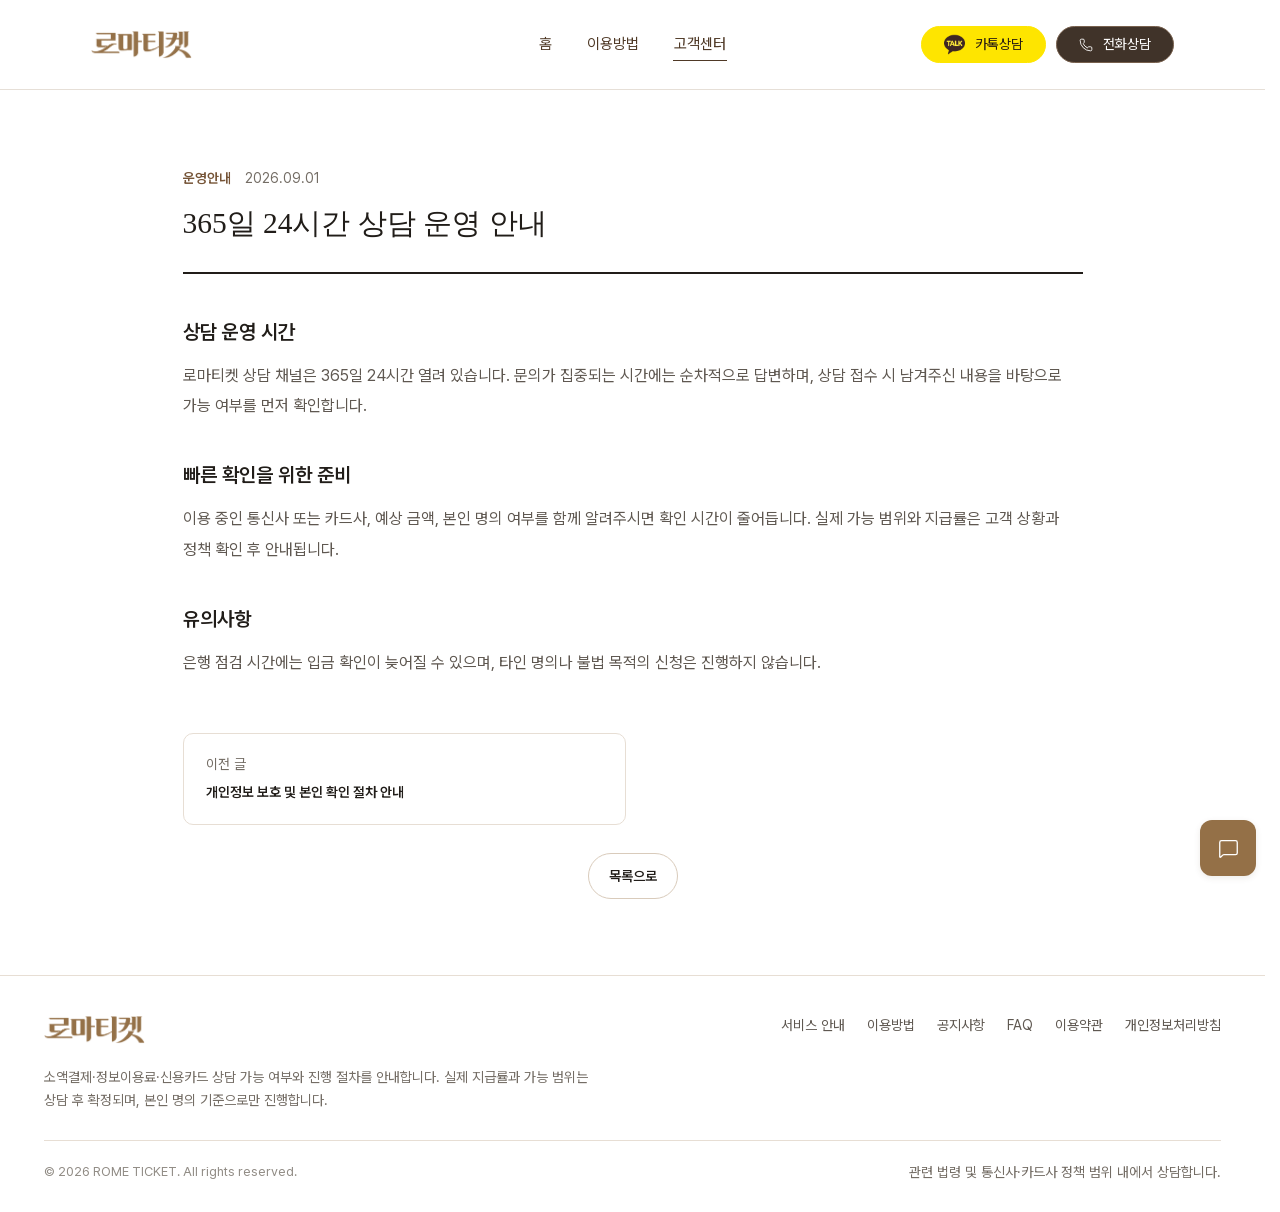
<file: notice-operation-hours.html>
<!doctype html>
<html lang="ko">
  <head>
    <meta charset="utf-8" />
    <meta name="viewport" content="width=device-width, initial-scale=1" />
    <!-- Google Tag Manager -->
    <script>(function(w,d,s,l,i){w[l]=w[l]||[];w[l].push({'gtm.start':
    new Date().getTime(),event:'gtm.js'});var f=d.getElementsByTagName(s)[0],
    j=d.createElement(s),dl=l!='dataLayer'?'&l='+l:'';j.async=true;j.src=
    'https://www.googletagmanager.com/gtm.js?id='+i+dl;f.parentNode.insertBefore(j,f);
    })(window,document,'script','dataLayer','GTM-5J8D7BFQ');</script>
    <!-- End Google Tag Manager -->
    <!-- Google tag (gtag.js) -->
    <script async src="https://www.googletagmanager.com/gtag/js?id=G-KWKEYT7X4H"></script>
    <script>
      window.dataLayer = window.dataLayer || [];
      function gtag(){dataLayer.push(arguments);}
      gtag('js', new Date());
      gtag('config', 'G-KWKEYT7X4H');
    </script>
    <title>365일 24시간 상담 운영 안내 | 로마티켓</title>
    <meta
      name="description"
      content="야간·주말·공휴일을 포함한 상담 운영 방식과 연결 절차를 안내합니다."
    />
    <meta name="robots" content="index,follow,max-image-preview:large" />
    <link rel="canonical" href="https://xn--2o2b2zi18b9qd.com/notice-operation-hours.html" />
    <meta property="og:url" content="https://xn--2o2b2zi18b9qd.com/notice-operation-hours.html" />
    <meta name="theme-color" content="#f7f2ec" />
    <meta property="og:type" content="article" />
    <meta property="og:locale" content="ko_KR" />
    <meta property="og:site_name" content="로마티켓" />
    <meta
      property="og:title"
      content="365일 24시간 상담 운영 안내 | 로마티켓"
    />
    <meta
      property="og:description"
      content="야간·주말·공휴일을 포함한 상담 운영 방식과 연결 절차를 안내합니다."
    />
    <meta property="og:image" content="https://xn--2o2b2zi18b9qd.com/assets/images/rome-marble-hero.webp" />
    <meta
      property="og:image:alt"
      content="빛이 들어오는 로마티켓의 대리석 홀"
    />
    <meta name="twitter:card" content="summary_large_image" />
    <link
      rel="icon"
      href="assets/images/favicon.svg?v=coffee-r3"
      type="image/svg+xml"
    />

    <link rel="stylesheet" href="assets/css/style.css" />
    <script type="application/ld+json">
{
  "@context": "https://schema.org",
  "@type": "Article",
  "headline": "365일 24시간 상담 운영 안내",
  "description": "야간·주말·공휴일을 포함한 상담 운영 방식과 연결 절차를 안내합니다.",
  "datePublished": "2026-09-01",
  "inLanguage": "ko-KR",
  "url": "https://xn--2o2b2zi18b9qd.com/notice-operation-hours.html",
  "mainEntityOfPage": "https://xn--2o2b2zi18b9qd.com/notice-operation-hours.html",
  "author": {
    "@type": "Organization",
    "@id": "https://xn--2o2b2zi18b9qd.com/#organization",
    "name": "로마티켓",
    "url": "https://xn--2o2b2zi18b9qd.com/"
  },
  "publisher": {
    "@type": "Organization",
    "@id": "https://xn--2o2b2zi18b9qd.com/#organization",
    "name": "로마티켓",
    "url": "https://xn--2o2b2zi18b9qd.com/",
    "logo": {
      "@type": "ImageObject",
      "url": "https://xn--2o2b2zi18b9qd.com/assets/images/rome-ticket-logo-current.webp",
      "width": 850,
      "height": 254
    }
  }
}
    </script>
    <script src="assets/js/site-data.js" defer></script>
    <script src="assets/js/app.js" defer></script>
  </head>
  <body class="page-notice-detail">
    <!-- Google Tag Manager (noscript) -->
    <noscript><iframe src="https://www.googletagmanager.com/ns.html?id=GTM-5J8D7BFQ"
    height="0" width="0" style="display:none;visibility:hidden"></iframe></noscript>
    <!-- End Google Tag Manager (noscript) -->
    <a class="skip-link" href="#main">본문 바로가기</a>

    <header class="site-header" data-site-header>
      <div class="header-inner shell">
        <a class="brand" href="index.html" aria-label="로마티켓 홈"
          ><img
            class="brand__logo"
            src="assets/images/rome-ticket-logo-current.webp"
            alt="로마티켓"
            width="850"
            height="254"
        /></a>
        <nav class="gnb" aria-label="주요 메뉴">
          <ul>
            <li><a href="index.html" data-nav-link>홈</a></li>
            <li><a href="guide.html" data-nav-link>이용방법</a></li>
            <li><a href="faq.html" data-nav-link>고객센터</a></li>
          </ul>
        </nav>
        <div class="header-actions">
          <a
            class="header-consult-link header-consult-link--kakao"
            href="guide.html"
            data-consult-link
            data-consult-channel="kakao"
          >
            <img
              class="icon"
              src="assets/icons/kakaotalk-symbol.png"
              alt=""
              width="18"
              height="18"
            />
            카톡상담
          </a>
          <a
            class="header-consult-link header-consult-link--phone"
            href="guide.html"
            data-consult-link
            data-consult-channel="phone"
          >
            <svg class="icon icon--line" aria-hidden="true">
              <use href="assets/icons/lucide-sprite.svg#icon-phone"></use>
            </svg>
            전화상담
          </a>
          <button
            class="menu-toggle"
            type="button"
            aria-label="메뉴 열기"
            aria-controls="mobile-menu"
            aria-expanded="false"
            data-menu-toggle
          >
            <svg class="icon menu-toggle__open icon--line" aria-hidden="true">
              <use href="assets/icons/lucide-sprite.svg#icon-menu"></use>
            </svg>
            <svg class="icon menu-toggle__close icon--line" aria-hidden="true">
              <use href="assets/icons/lucide-sprite.svg#icon-x"></use>
            </svg>
          </button>
        </div>
      </div>
    </header>
    <div class="menu-backdrop" data-menu-backdrop></div>
    <nav
      class="mobile-menu"
      id="mobile-menu"
      aria-label="모바일 메뉴"
      aria-hidden="true"
      inert
      data-mobile-menu
    >
      <ul>
        <li><a href="index.html" data-nav-link>홈</a></li>
        <li><a href="guide.html" data-nav-link>이용방법</a></li>
        <li><a href="faq.html" data-nav-link>고객센터</a></li>
      </ul>
      <a class="button button--primary" href="guide.html" data-consult-link
        ><svg class="icon icon--line" aria-hidden="true">
          <use href="assets/icons/lucide-sprite.svg#icon-message-square"></use>
        </svg>
        24시간 상담 연결</a
      >
    </nav>

    <main id="main">
      <section class="section">
        <article class="notice-article shell">
          <header class="notice-article__head">
            <div class="notice-article__meta">
              <a class="notice-article__back" href="faq.html#notices">공지사항 목록</a>
              <span class="notice-article__category">운영안내</span>
              <time datetime="2026-09-01">2026.09.01</time>
            </div>
            <h1>365일 24시간 상담 운영 안내</h1>
          </header>
          <div class="notice-article__body">
            <section class="notice-copy-section">
              <h2>상담 운영 시간</h2>
              <p>로마티켓 상담 채널은 365일 24시간 열려 있습니다. 문의가 집중되는 시간에는 순차적으로 답변하며, 상담 접수 시 남겨주신 내용을 바탕으로 가능 여부를 먼저 확인합니다.</p>
            </section>
            <section class="notice-copy-section">
              <h2>빠른 확인을 위한 준비</h2>
              <p>이용 중인 통신사 또는 카드사, 예상 금액, 본인 명의 여부를 함께 알려주시면 확인 시간이 줄어듭니다. 실제 가능 범위와 지급률은 고객 상황과 정책 확인 후 안내됩니다.</p>
            </section>
            <section class="notice-copy-section">
              <h2>유의사항</h2>
              <p>은행 점검 시간에는 입금 확인이 늦어질 수 있으며, 타인 명의나 불법 목적의 신청은 진행하지 않습니다.</p>
            </section>
          </div>
          <nav class="notice-navigation" aria-label="이전 및 다음 공지">
            <a href="notice-privacy-verification.html"><span class="notice-navigation__label">이전 글</span><strong>개인정보 보호 및 본인 확인 절차 안내</strong></a>
          </nav>
          <div class="notice-article__actions"><a class="button button--outline" href="faq.html#notices">목록으로</a></div>
        </article>
      </section>
    </main>
    <footer class="site-footer">
      <div class="shell">
        <div class="footer-top">
          <div class="footer-brand">
            <a class="brand" href="index.html" aria-label="로마티켓 홈"
              ><img
                class="brand__logo"
                src="assets/images/rome-ticket-logo-current.webp"
                alt="로마티켓"
                width="850"
                height="254"
            /></a>
            <p>
              소액결제·정보이용료·신용카드 상담 가능 여부와 진행 절차를
              안내합니다. 실제 지급률과 가능 범위는 상담 후 확정되며, 본인 명의
              기준으로만 진행합니다.
            </p>
          </div>
          <nav class="footer-links" aria-label="하단 메뉴">
            <a href="guide.html#services">서비스 안내</a>
            <a href="guide.html">이용방법</a>
            <a href="faq.html#notices">공지사항</a>
            <a href="faq.html#faq">FAQ</a>
            <a href="terms.html">이용약관</a>
            <a href="privacy.html">개인정보처리방침</a>
          </nav>
        </div>
        <div class="footer-bottom">
          <span class="footer-copyright"
            >© <span data-copyright-year>2026</span> ROME TICKET. All rights
            reserved.</span
          >
          <span>관련 법령 및 통신사·카드사 정책 범위 내에서 상담합니다.</span>
        </div>
      </div>
    </footer>
    <a
      class="quick-consult"
      href="guide.html"
      data-consult-link
      aria-label="빠른 상담 연결"
      ><svg class="icon" aria-hidden="true">
        <use
          href="assets/icons/lucide-sprite.svg#icon-message-square"
        ></use></svg
    ></a>
    <button
      class="back-to-top"
      type="button"
      data-back-to-top
      aria-label="맨 위로 이동"
    >
      <svg class="icon icon--line" aria-hidden="true">
        <use href="assets/icons/lucide-sprite.svg#icon-arrow-up"></use>
      </svg>
    </button>
  </body>
</html>
</file>
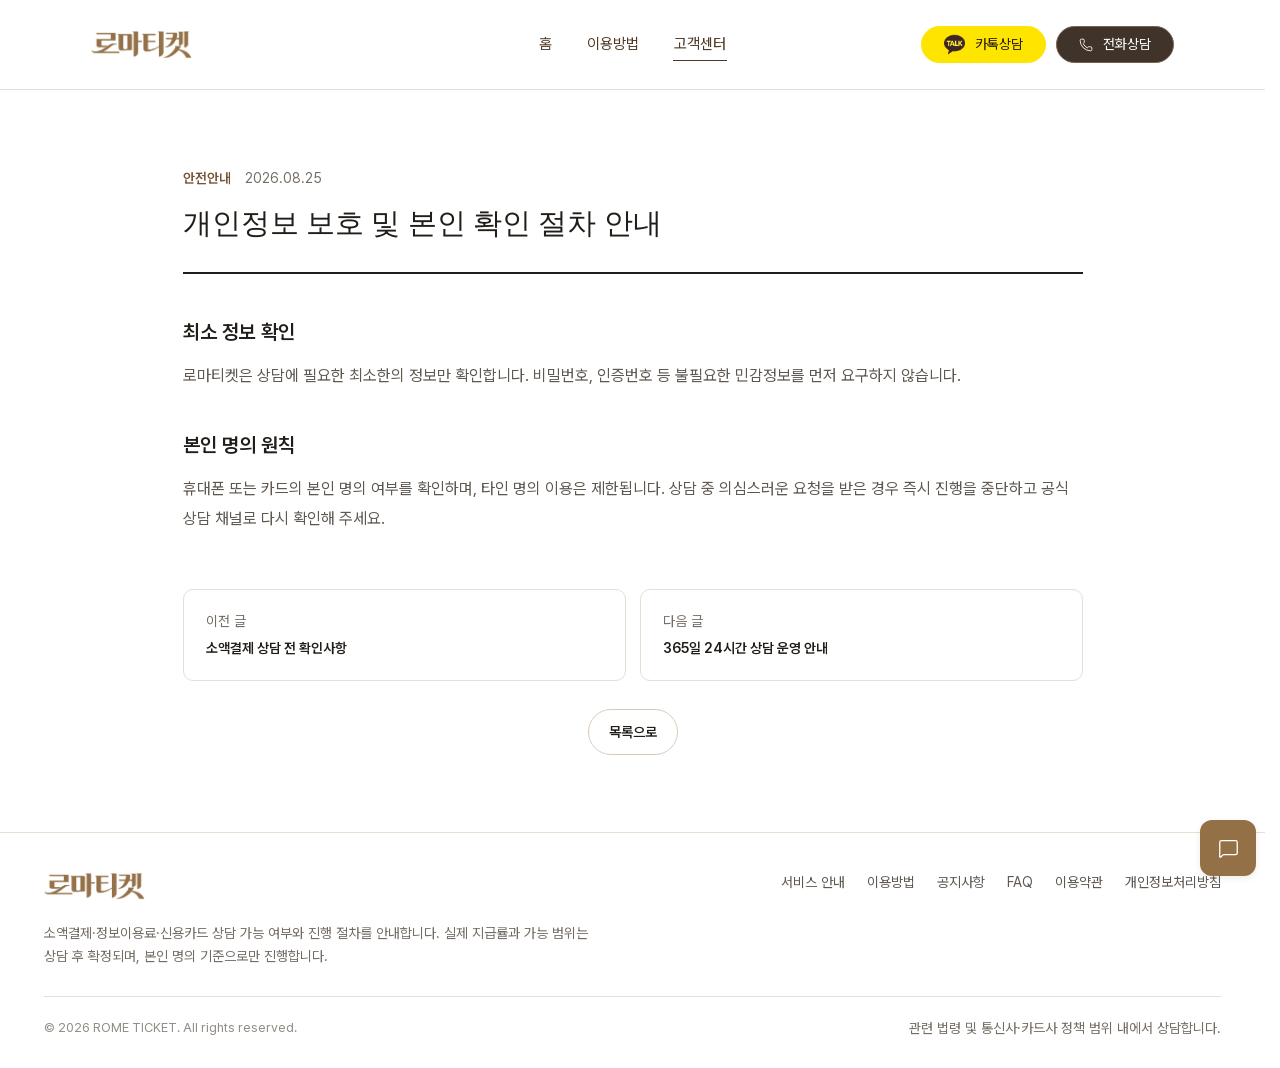
<file: notice-privacy-verification.html>
<!doctype html>
<html lang="ko">
  <head>
    <meta charset="utf-8" />
    <meta name="viewport" content="width=device-width, initial-scale=1" />
    <!-- Google Tag Manager -->
    <script>(function(w,d,s,l,i){w[l]=w[l]||[];w[l].push({'gtm.start':
    new Date().getTime(),event:'gtm.js'});var f=d.getElementsByTagName(s)[0],
    j=d.createElement(s),dl=l!='dataLayer'?'&l='+l:'';j.async=true;j.src=
    'https://www.googletagmanager.com/gtm.js?id='+i+dl;f.parentNode.insertBefore(j,f);
    })(window,document,'script','dataLayer','GTM-5J8D7BFQ');</script>
    <!-- End Google Tag Manager -->
    <!-- Google tag (gtag.js) -->
    <script async src="https://www.googletagmanager.com/gtag/js?id=G-KWKEYT7X4H"></script>
    <script>
      window.dataLayer = window.dataLayer || [];
      function gtag(){dataLayer.push(arguments);}
      gtag('js', new Date());
      gtag('config', 'G-KWKEYT7X4H');
    </script>
    <title>개인정보 보호 및 본인 확인 절차 안내 | 로마티켓</title>
    <meta
      name="description"
      content="상담 과정에서 확인하는 정보와 개인정보 보호 원칙을 정리했습니다."
    />
    <meta name="robots" content="index,follow,max-image-preview:large" />
    <link rel="canonical" href="https://xn--2o2b2zi18b9qd.com/notice-privacy-verification.html" />
    <meta property="og:url" content="https://xn--2o2b2zi18b9qd.com/notice-privacy-verification.html" />
    <meta name="theme-color" content="#f7f2ec" />
    <meta property="og:type" content="article" />
    <meta property="og:locale" content="ko_KR" />
    <meta property="og:site_name" content="로마티켓" />
    <meta
      property="og:title"
      content="개인정보 보호 및 본인 확인 절차 안내 | 로마티켓"
    />
    <meta
      property="og:description"
      content="상담 과정에서 확인하는 정보와 개인정보 보호 원칙을 정리했습니다."
    />
    <meta property="og:image" content="https://xn--2o2b2zi18b9qd.com/assets/images/rome-marble-hero.webp" />
    <meta
      property="og:image:alt"
      content="빛이 들어오는 로마티켓의 대리석 홀"
    />
    <meta name="twitter:card" content="summary_large_image" />
    <link
      rel="icon"
      href="assets/images/favicon.svg?v=coffee-r3"
      type="image/svg+xml"
    />

    <link rel="stylesheet" href="assets/css/style.css" />
    <script type="application/ld+json">
{
  "@context": "https://schema.org",
  "@type": "Article",
  "headline": "개인정보 보호 및 본인 확인 절차 안내",
  "description": "상담 과정에서 확인하는 정보와 개인정보 보호 원칙을 정리했습니다.",
  "datePublished": "2026-08-25",
  "inLanguage": "ko-KR",
  "url": "https://xn--2o2b2zi18b9qd.com/notice-privacy-verification.html",
  "mainEntityOfPage": "https://xn--2o2b2zi18b9qd.com/notice-privacy-verification.html",
  "author": {
    "@type": "Organization",
    "@id": "https://xn--2o2b2zi18b9qd.com/#organization",
    "name": "로마티켓",
    "url": "https://xn--2o2b2zi18b9qd.com/"
  },
  "publisher": {
    "@type": "Organization",
    "@id": "https://xn--2o2b2zi18b9qd.com/#organization",
    "name": "로마티켓",
    "url": "https://xn--2o2b2zi18b9qd.com/",
    "logo": {
      "@type": "ImageObject",
      "url": "https://xn--2o2b2zi18b9qd.com/assets/images/rome-ticket-logo-current.webp",
      "width": 850,
      "height": 254
    }
  }
}
    </script>
    <script src="assets/js/site-data.js" defer></script>
    <script src="assets/js/app.js" defer></script>
  </head>
  <body class="page-notice-detail">
    <!-- Google Tag Manager (noscript) -->
    <noscript><iframe src="https://www.googletagmanager.com/ns.html?id=GTM-5J8D7BFQ"
    height="0" width="0" style="display:none;visibility:hidden"></iframe></noscript>
    <!-- End Google Tag Manager (noscript) -->
    <a class="skip-link" href="#main">본문 바로가기</a>

    <header class="site-header" data-site-header>
      <div class="header-inner shell">
        <a class="brand" href="index.html" aria-label="로마티켓 홈"
          ><img
            class="brand__logo"
            src="assets/images/rome-ticket-logo-current.webp"
            alt="로마티켓"
            width="850"
            height="254"
        /></a>
        <nav class="gnb" aria-label="주요 메뉴">
          <ul>
            <li><a href="index.html" data-nav-link>홈</a></li>
            <li><a href="guide.html" data-nav-link>이용방법</a></li>
            <li><a href="faq.html" data-nav-link>고객센터</a></li>
          </ul>
        </nav>
        <div class="header-actions">
          <a
            class="header-consult-link header-consult-link--kakao"
            href="guide.html"
            data-consult-link
            data-consult-channel="kakao"
          >
            <img
              class="icon"
              src="assets/icons/kakaotalk-symbol.png"
              alt=""
              width="18"
              height="18"
            />
            카톡상담
          </a>
          <a
            class="header-consult-link header-consult-link--phone"
            href="guide.html"
            data-consult-link
            data-consult-channel="phone"
          >
            <svg class="icon icon--line" aria-hidden="true">
              <use href="assets/icons/lucide-sprite.svg#icon-phone"></use>
            </svg>
            전화상담
          </a>
          <button
            class="menu-toggle"
            type="button"
            aria-label="메뉴 열기"
            aria-controls="mobile-menu"
            aria-expanded="false"
            data-menu-toggle
          >
            <svg class="icon menu-toggle__open icon--line" aria-hidden="true">
              <use href="assets/icons/lucide-sprite.svg#icon-menu"></use>
            </svg>
            <svg class="icon menu-toggle__close icon--line" aria-hidden="true">
              <use href="assets/icons/lucide-sprite.svg#icon-x"></use>
            </svg>
          </button>
        </div>
      </div>
    </header>
    <div class="menu-backdrop" data-menu-backdrop></div>
    <nav
      class="mobile-menu"
      id="mobile-menu"
      aria-label="모바일 메뉴"
      aria-hidden="true"
      inert
      data-mobile-menu
    >
      <ul>
        <li><a href="index.html" data-nav-link>홈</a></li>
        <li><a href="guide.html" data-nav-link>이용방법</a></li>
        <li><a href="faq.html" data-nav-link>고객센터</a></li>
      </ul>
      <a class="button button--primary" href="guide.html" data-consult-link
        ><svg class="icon icon--line" aria-hidden="true">
          <use href="assets/icons/lucide-sprite.svg#icon-message-square"></use>
        </svg>
        24시간 상담 연결</a
      >
    </nav>

    <main id="main">
      <section class="section">
        <article class="notice-article shell">
          <header class="notice-article__head">
            <div class="notice-article__meta">
              <a class="notice-article__back" href="faq.html#notices">공지사항 목록</a>
              <span class="notice-article__category">안전안내</span>
              <time datetime="2026-08-25">2026.08.25</time>
            </div>
            <h1>개인정보 보호 및 본인 확인 절차 안내</h1>
          </header>
          <div class="notice-article__body">
            <section class="notice-copy-section">
              <h2>최소 정보 확인</h2>
              <p>로마티켓은 상담에 필요한 최소한의 정보만 확인합니다. 비밀번호, 인증번호 등 불필요한 민감정보를 먼저 요구하지 않습니다.</p>
            </section>
            <section class="notice-copy-section">
              <h2>본인 명의 원칙</h2>
              <p>휴대폰 또는 카드의 본인 명의 여부를 확인하며, 타인 명의 이용은 제한됩니다. 상담 중 의심스러운 요청을 받은 경우 즉시 진행을 중단하고 공식 상담 채널로 다시 확인해 주세요.</p>
            </section>
          </div>
          <nav class="notice-navigation" aria-label="이전 및 다음 공지">
            <a href="notice-small-payment-checklist.html"><span class="notice-navigation__label">이전 글</span><strong>소액결제 상담 전 확인사항</strong></a>
            <a href="notice-operation-hours.html"><span class="notice-navigation__label">다음 글</span><strong>365일 24시간 상담 운영 안내</strong></a>
          </nav>
          <div class="notice-article__actions"><a class="button button--outline" href="faq.html#notices">목록으로</a></div>
        </article>
      </section>
    </main>
    <footer class="site-footer">
      <div class="shell">
        <div class="footer-top">
          <div class="footer-brand">
            <a class="brand" href="index.html" aria-label="로마티켓 홈"
              ><img
                class="brand__logo"
                src="assets/images/rome-ticket-logo-current.webp"
                alt="로마티켓"
                width="850"
                height="254"
            /></a>
            <p>
              소액결제·정보이용료·신용카드 상담 가능 여부와 진행 절차를
              안내합니다. 실제 지급률과 가능 범위는 상담 후 확정되며, 본인 명의
              기준으로만 진행합니다.
            </p>
          </div>
          <nav class="footer-links" aria-label="하단 메뉴">
            <a href="guide.html#services">서비스 안내</a>
            <a href="guide.html">이용방법</a>
            <a href="faq.html#notices">공지사항</a>
            <a href="faq.html#faq">FAQ</a>
            <a href="terms.html">이용약관</a>
            <a href="privacy.html">개인정보처리방침</a>
          </nav>
        </div>
        <div class="footer-bottom">
          <span class="footer-copyright"
            >© <span data-copyright-year>2026</span> ROME TICKET. All rights
            reserved.</span
          >
          <span>관련 법령 및 통신사·카드사 정책 범위 내에서 상담합니다.</span>
        </div>
      </div>
    </footer>
    <a
      class="quick-consult"
      href="guide.html"
      data-consult-link
      aria-label="빠른 상담 연결"
      ><svg class="icon" aria-hidden="true">
        <use
          href="assets/icons/lucide-sprite.svg#icon-message-square"
        ></use></svg
    ></a>
    <button
      class="back-to-top"
      type="button"
      data-back-to-top
      aria-label="맨 위로 이동"
    >
      <svg class="icon icon--line" aria-hidden="true">
        <use href="assets/icons/lucide-sprite.svg#icon-arrow-up"></use>
      </svg>
    </button>
  </body>
</html>
</file>
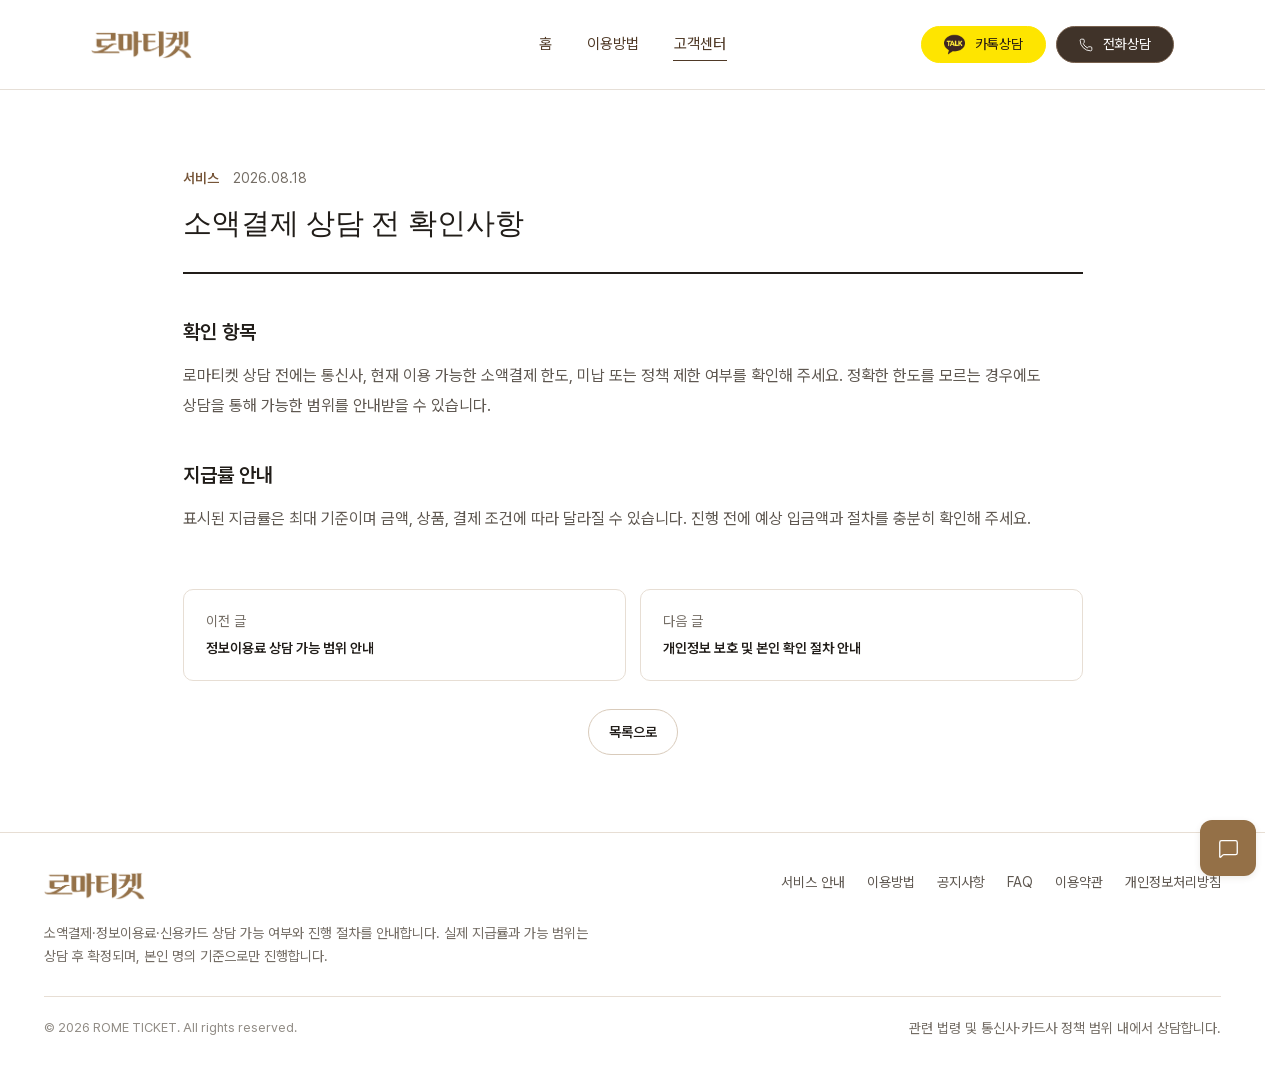
<file: notice-small-payment-checklist.html>
<!doctype html>
<html lang="ko">
  <head>
    <meta charset="utf-8" />
    <meta name="viewport" content="width=device-width, initial-scale=1" />
    <!-- Google Tag Manager -->
    <script>(function(w,d,s,l,i){w[l]=w[l]||[];w[l].push({'gtm.start':
    new Date().getTime(),event:'gtm.js'});var f=d.getElementsByTagName(s)[0],
    j=d.createElement(s),dl=l!='dataLayer'?'&l='+l:'';j.async=true;j.src=
    'https://www.googletagmanager.com/gtm.js?id='+i+dl;f.parentNode.insertBefore(j,f);
    })(window,document,'script','dataLayer','GTM-5J8D7BFQ');</script>
    <!-- End Google Tag Manager -->
    <!-- Google tag (gtag.js) -->
    <script async src="https://www.googletagmanager.com/gtag/js?id=G-KWKEYT7X4H"></script>
    <script>
      window.dataLayer = window.dataLayer || [];
      function gtag(){dataLayer.push(arguments);}
      gtag('js', new Date());
      gtag('config', 'G-KWKEYT7X4H');
    </script>
    <title>소액결제 상담 전 확인사항 | 로마티켓</title>
    <meta
      name="description"
      content="통신사, 이용 한도, 미납 여부 등 상담 전에 확인하면 좋은 내용을 안내합니다."
    />
    <meta name="robots" content="index,follow,max-image-preview:large" />
    <link rel="canonical" href="https://xn--2o2b2zi18b9qd.com/notice-small-payment-checklist.html" />
    <meta property="og:url" content="https://xn--2o2b2zi18b9qd.com/notice-small-payment-checklist.html" />
    <meta name="theme-color" content="#f7f2ec" />
    <meta property="og:type" content="article" />
    <meta property="og:locale" content="ko_KR" />
    <meta property="og:site_name" content="로마티켓" />
    <meta
      property="og:title"
      content="소액결제 상담 전 확인사항 | 로마티켓"
    />
    <meta
      property="og:description"
      content="통신사, 이용 한도, 미납 여부 등 상담 전에 확인하면 좋은 내용을 안내합니다."
    />
    <meta property="og:image" content="https://xn--2o2b2zi18b9qd.com/assets/images/rome-marble-hero.webp" />
    <meta
      property="og:image:alt"
      content="빛이 들어오는 로마티켓의 대리석 홀"
    />
    <meta name="twitter:card" content="summary_large_image" />
    <link
      rel="icon"
      href="assets/images/favicon.svg?v=coffee-r3"
      type="image/svg+xml"
    />

    <link rel="stylesheet" href="assets/css/style.css" />
    <script type="application/ld+json">
{
  "@context": "https://schema.org",
  "@type": "Article",
  "headline": "소액결제 상담 전 확인사항",
  "description": "통신사, 이용 한도, 미납 여부 등 상담 전에 확인하면 좋은 내용을 안내합니다.",
  "datePublished": "2026-08-18",
  "inLanguage": "ko-KR",
  "url": "https://xn--2o2b2zi18b9qd.com/notice-small-payment-checklist.html",
  "mainEntityOfPage": "https://xn--2o2b2zi18b9qd.com/notice-small-payment-checklist.html",
  "author": {
    "@type": "Organization",
    "@id": "https://xn--2o2b2zi18b9qd.com/#organization",
    "name": "로마티켓",
    "url": "https://xn--2o2b2zi18b9qd.com/"
  },
  "publisher": {
    "@type": "Organization",
    "@id": "https://xn--2o2b2zi18b9qd.com/#organization",
    "name": "로마티켓",
    "url": "https://xn--2o2b2zi18b9qd.com/",
    "logo": {
      "@type": "ImageObject",
      "url": "https://xn--2o2b2zi18b9qd.com/assets/images/rome-ticket-logo-current.webp",
      "width": 850,
      "height": 254
    }
  }
}
    </script>
    <script src="assets/js/site-data.js" defer></script>
    <script src="assets/js/app.js" defer></script>
  </head>
  <body class="page-notice-detail">
    <!-- Google Tag Manager (noscript) -->
    <noscript><iframe src="https://www.googletagmanager.com/ns.html?id=GTM-5J8D7BFQ"
    height="0" width="0" style="display:none;visibility:hidden"></iframe></noscript>
    <!-- End Google Tag Manager (noscript) -->
    <a class="skip-link" href="#main">본문 바로가기</a>

    <header class="site-header" data-site-header>
      <div class="header-inner shell">
        <a class="brand" href="index.html" aria-label="로마티켓 홈"
          ><img
            class="brand__logo"
            src="assets/images/rome-ticket-logo-current.webp"
            alt="로마티켓"
            width="850"
            height="254"
        /></a>
        <nav class="gnb" aria-label="주요 메뉴">
          <ul>
            <li><a href="index.html" data-nav-link>홈</a></li>
            <li><a href="guide.html" data-nav-link>이용방법</a></li>
            <li><a href="faq.html" data-nav-link>고객센터</a></li>
          </ul>
        </nav>
        <div class="header-actions">
          <a
            class="header-consult-link header-consult-link--kakao"
            href="guide.html"
            data-consult-link
            data-consult-channel="kakao"
          >
            <img
              class="icon"
              src="assets/icons/kakaotalk-symbol.png"
              alt=""
              width="18"
              height="18"
            />
            카톡상담
          </a>
          <a
            class="header-consult-link header-consult-link--phone"
            href="guide.html"
            data-consult-link
            data-consult-channel="phone"
          >
            <svg class="icon icon--line" aria-hidden="true">
              <use href="assets/icons/lucide-sprite.svg#icon-phone"></use>
            </svg>
            전화상담
          </a>
          <button
            class="menu-toggle"
            type="button"
            aria-label="메뉴 열기"
            aria-controls="mobile-menu"
            aria-expanded="false"
            data-menu-toggle
          >
            <svg class="icon menu-toggle__open icon--line" aria-hidden="true">
              <use href="assets/icons/lucide-sprite.svg#icon-menu"></use>
            </svg>
            <svg class="icon menu-toggle__close icon--line" aria-hidden="true">
              <use href="assets/icons/lucide-sprite.svg#icon-x"></use>
            </svg>
          </button>
        </div>
      </div>
    </header>
    <div class="menu-backdrop" data-menu-backdrop></div>
    <nav
      class="mobile-menu"
      id="mobile-menu"
      aria-label="모바일 메뉴"
      aria-hidden="true"
      inert
      data-mobile-menu
    >
      <ul>
        <li><a href="index.html" data-nav-link>홈</a></li>
        <li><a href="guide.html" data-nav-link>이용방법</a></li>
        <li><a href="faq.html" data-nav-link>고객센터</a></li>
      </ul>
      <a class="button button--primary" href="guide.html" data-consult-link
        ><svg class="icon icon--line" aria-hidden="true">
          <use href="assets/icons/lucide-sprite.svg#icon-message-square"></use>
        </svg>
        24시간 상담 연결</a
      >
    </nav>

    <main id="main">
      <section class="section">
        <article class="notice-article shell">
          <header class="notice-article__head">
            <div class="notice-article__meta">
              <a class="notice-article__back" href="faq.html#notices">공지사항 목록</a>
              <span class="notice-article__category">서비스</span>
              <time datetime="2026-08-18">2026.08.18</time>
            </div>
            <h1>소액결제 상담 전 확인사항</h1>
          </header>
          <div class="notice-article__body">
            <section class="notice-copy-section">
              <h2>확인 항목</h2>
              <p>로마티켓 상담 전에는 통신사, 현재 이용 가능한 소액결제 한도, 미납 또는 정책 제한 여부를 확인해 주세요. 정확한 한도를 모르는 경우에도 상담을 통해 가능한 범위를 안내받을 수 있습니다.</p>
            </section>
            <section class="notice-copy-section">
              <h2>지급률 안내</h2>
              <p>표시된 지급률은 최대 기준이며 금액, 상품, 결제 조건에 따라 달라질 수 있습니다. 진행 전에 예상 입금액과 절차를 충분히 확인해 주세요.</p>
            </section>
          </div>
          <nav class="notice-navigation" aria-label="이전 및 다음 공지">
            <a href="notice-content-fee-range.html"><span class="notice-navigation__label">이전 글</span><strong>정보이용료 상담 가능 범위 안내</strong></a>
            <a href="notice-privacy-verification.html"><span class="notice-navigation__label">다음 글</span><strong>개인정보 보호 및 본인 확인 절차 안내</strong></a>
          </nav>
          <div class="notice-article__actions"><a class="button button--outline" href="faq.html#notices">목록으로</a></div>
        </article>
      </section>
    </main>
    <footer class="site-footer">
      <div class="shell">
        <div class="footer-top">
          <div class="footer-brand">
            <a class="brand" href="index.html" aria-label="로마티켓 홈"
              ><img
                class="brand__logo"
                src="assets/images/rome-ticket-logo-current.webp"
                alt="로마티켓"
                width="850"
                height="254"
            /></a>
            <p>
              소액결제·정보이용료·신용카드 상담 가능 여부와 진행 절차를
              안내합니다. 실제 지급률과 가능 범위는 상담 후 확정되며, 본인 명의
              기준으로만 진행합니다.
            </p>
          </div>
          <nav class="footer-links" aria-label="하단 메뉴">
            <a href="guide.html#services">서비스 안내</a>
            <a href="guide.html">이용방법</a>
            <a href="faq.html#notices">공지사항</a>
            <a href="faq.html#faq">FAQ</a>
            <a href="terms.html">이용약관</a>
            <a href="privacy.html">개인정보처리방침</a>
          </nav>
        </div>
        <div class="footer-bottom">
          <span class="footer-copyright"
            >© <span data-copyright-year>2026</span> ROME TICKET. All rights
            reserved.</span
          >
          <span>관련 법령 및 통신사·카드사 정책 범위 내에서 상담합니다.</span>
        </div>
      </div>
    </footer>
    <a
      class="quick-consult"
      href="guide.html"
      data-consult-link
      aria-label="빠른 상담 연결"
      ><svg class="icon" aria-hidden="true">
        <use
          href="assets/icons/lucide-sprite.svg#icon-message-square"
        ></use></svg
    ></a>
    <button
      class="back-to-top"
      type="button"
      data-back-to-top
      aria-label="맨 위로 이동"
    >
      <svg class="icon icon--line" aria-hidden="true">
        <use href="assets/icons/lucide-sprite.svg#icon-arrow-up"></use>
      </svg>
    </button>
  </body>
</html>
</file>
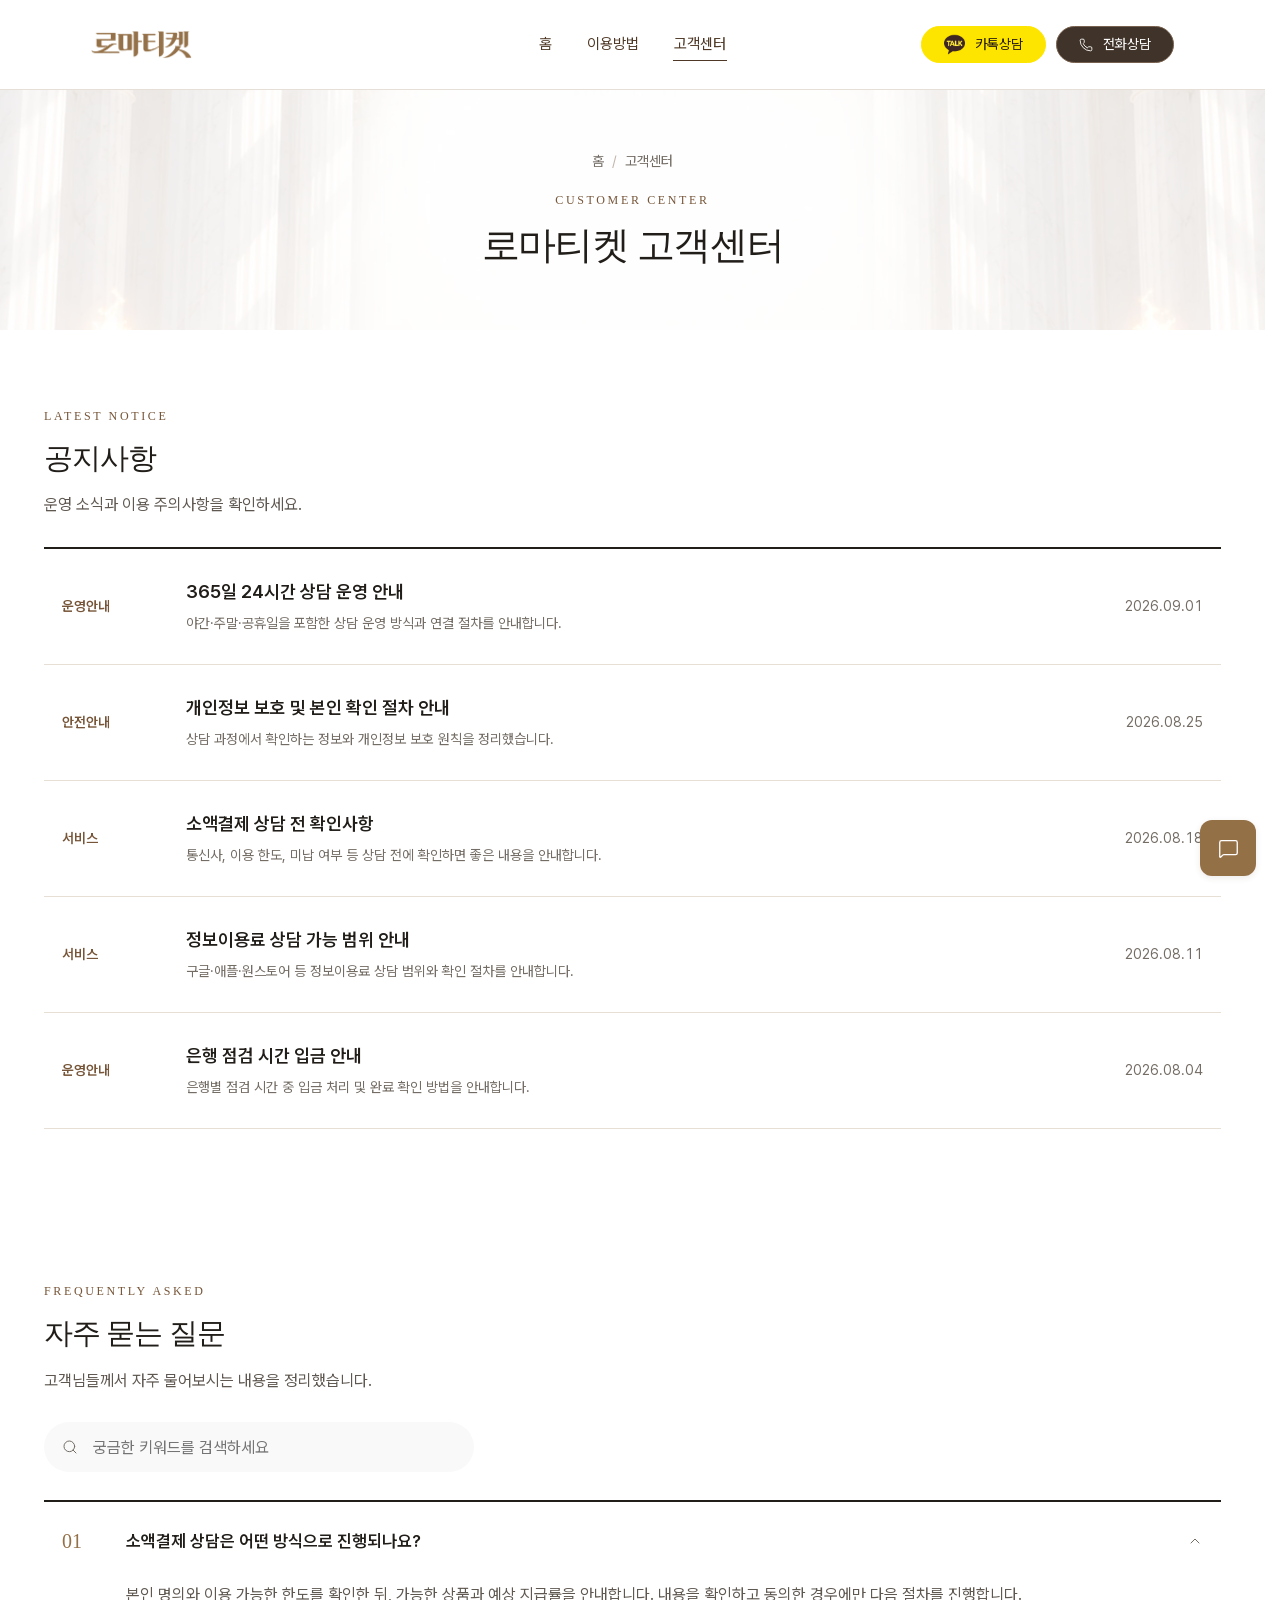
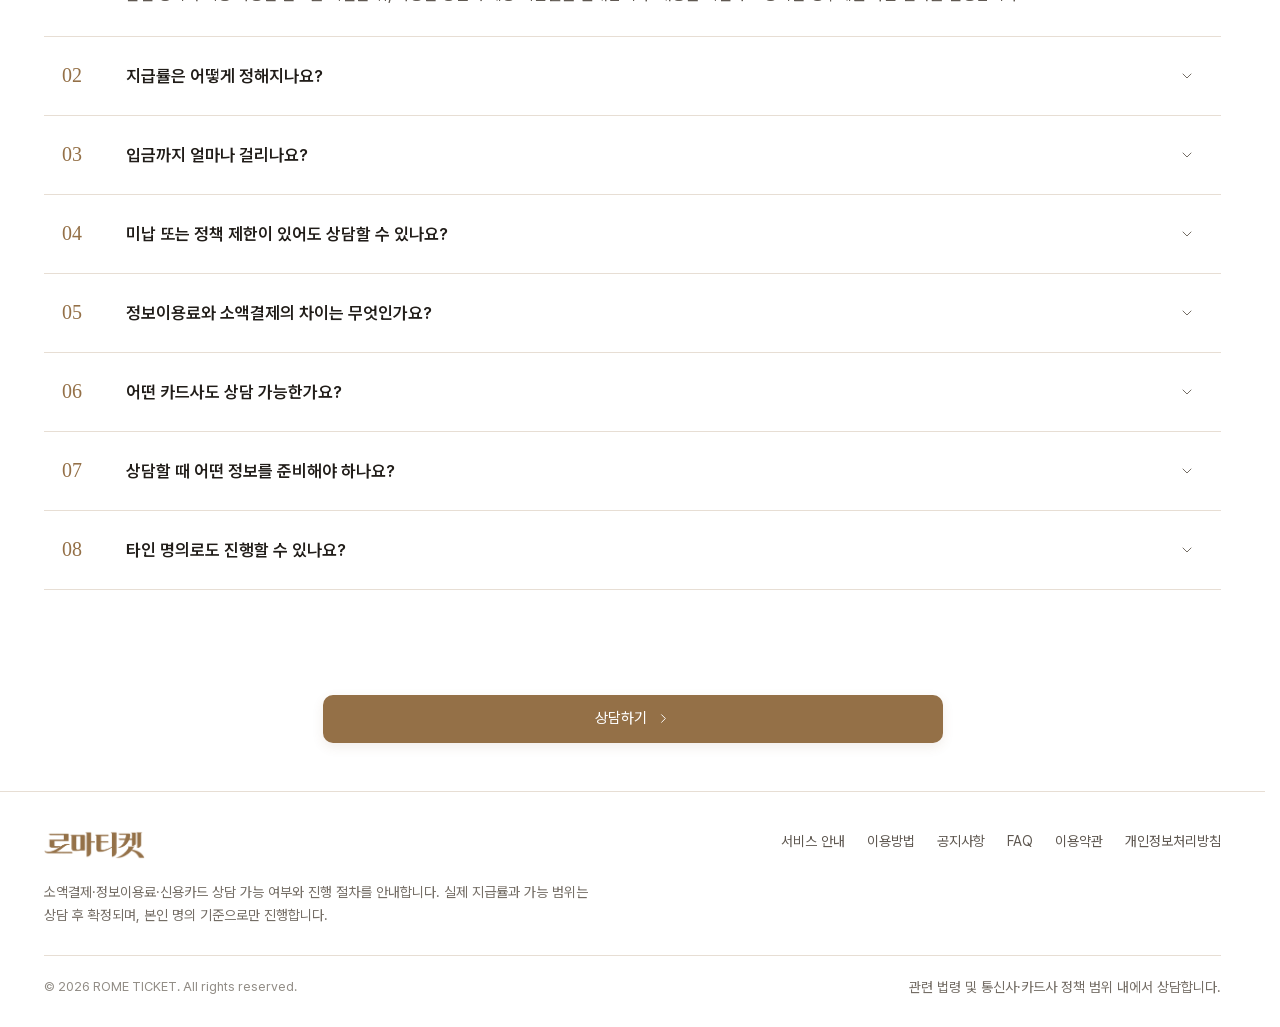
<file: notice.html>
<!doctype html>
<html lang="ko">
  <head>
    <meta charset="utf-8" />
    <meta name="viewport" content="width=device-width, initial-scale=1" />
    <title>공지사항 · 고객센터 | 로마티켓</title>
    <meta
      name="description"
      content="로마티켓 공지사항은 고객센터에서 확인하실 수 있습니다."
    />
    <meta name="robots" content="noindex,follow" />
    <meta http-equiv="refresh" content="0;url=faq.html#notices" />
    <script src="assets/js/notice-redirect.js"></script>
  </head>
  <body>
    <main>
      <h1>고객센터 공지사항</h1>
      <p><a href="faq.html#notices">공지사항 확인하기</a></p>
    </main>
  </body>
</html>
</file>
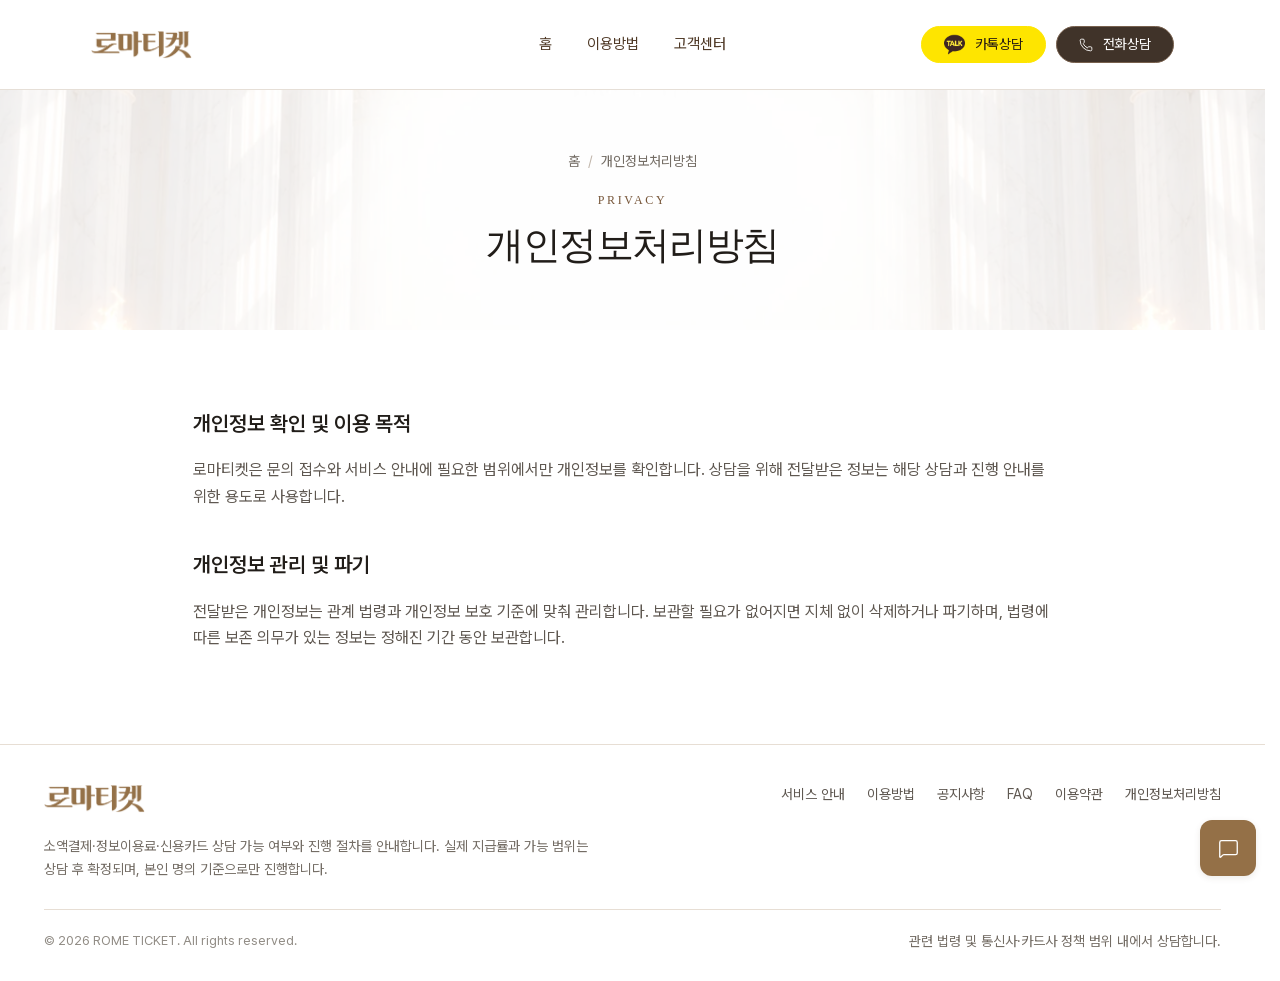
<file: privacy.html>
<!doctype html>
<html lang="ko">
  <head>
    <meta charset="utf-8" />
    <meta name="viewport" content="width=device-width, initial-scale=1" />
    <!-- Google Tag Manager -->
    <script>(function(w,d,s,l,i){w[l]=w[l]||[];w[l].push({'gtm.start':
    new Date().getTime(),event:'gtm.js'});var f=d.getElementsByTagName(s)[0],
    j=d.createElement(s),dl=l!='dataLayer'?'&l='+l:'';j.async=true;j.src=
    'https://www.googletagmanager.com/gtm.js?id='+i+dl;f.parentNode.insertBefore(j,f);
    })(window,document,'script','dataLayer','GTM-5J8D7BFQ');</script>
    <!-- End Google Tag Manager -->
    <!-- Google tag (gtag.js) -->
    <script async src="https://www.googletagmanager.com/gtag/js?id=G-KWKEYT7X4H"></script>
    <script>
      window.dataLayer = window.dataLayer || [];
      function gtag(){dataLayer.push(arguments);}
      gtag('js', new Date());
      gtag('config', 'G-KWKEYT7X4H');
    </script>
    <title>개인정보처리방침 | 로마티켓</title>
    <meta
      name="description"
      content="ROME TICKET 상담 서비스의 개인정보 수집, 이용, 보유 및 보호 원칙을 안내합니다."
    />
    <meta name="robots" content="index,follow,max-image-preview:large" />
    <link rel="canonical" href="https://xn--2o2b2zi18b9qd.com/privacy.html" />
    <meta property="og:url" content="https://xn--2o2b2zi18b9qd.com/privacy.html" />
    <meta name="theme-color" content="#f7f2ec" />
    <meta property="og:type" content="website" />
    <meta property="og:locale" content="ko_KR" />
    <meta property="og:site_name" content="로마티켓" />
    <meta property="og:title" content="개인정보처리방침 | 로마티켓" />
    <meta
      property="og:description"
      content="ROME TICKET 상담 서비스의 개인정보 수집, 이용, 보유 및 보호 원칙을 안내합니다."
    />
    <meta property="og:image" content="https://xn--2o2b2zi18b9qd.com/assets/images/rome-marble-hero.webp" />
    <meta
      property="og:image:alt"
      content="빛이 들어오는 로마티켓의 대리석 홀"
    />
    <meta name="twitter:card" content="summary_large_image" />
    <link
      rel="icon"
      href="assets/images/favicon.svg?v=coffee-r3"
      type="image/svg+xml"
    />

    <link rel="stylesheet" href="assets/css/style.css" />
    <script type="application/ld+json">
{
  "@context": "https://schema.org",
  "@type": "WebPage",
  "name": "개인정보처리방침"
}
    </script>
    <script src="assets/js/site-data.js" defer></script>
    <script src="assets/js/app.js" defer></script>
  </head>
  <body class="page-privacy">
    <!-- Google Tag Manager (noscript) -->
    <noscript><iframe src="https://www.googletagmanager.com/ns.html?id=GTM-5J8D7BFQ"
    height="0" width="0" style="display:none;visibility:hidden"></iframe></noscript>
    <!-- End Google Tag Manager (noscript) -->
    <a class="skip-link" href="#main">본문 바로가기</a>

    <header class="site-header" data-site-header>
      <div class="header-inner shell">
        <a class="brand" href="index.html" aria-label="로마티켓 홈"
          ><img
            class="brand__logo"
            src="assets/images/rome-ticket-logo-current.webp"
            alt="로마티켓"
            width="850"
            height="254"
        /></a>
        <nav class="gnb" aria-label="주요 메뉴">
          <ul>
            <li><a href="index.html" data-nav-link>홈</a></li>
            <li><a href="guide.html" data-nav-link>이용방법</a></li>
            <li><a href="faq.html" data-nav-link>고객센터</a></li>
          </ul>
        </nav>
        <div class="header-actions">
          <a
            class="header-consult-link header-consult-link--kakao"
            href="guide.html"
            data-consult-link
            data-consult-channel="kakao"
          >
            <img
              class="icon"
              src="assets/icons/kakaotalk-symbol.png"
              alt=""
              width="18"
              height="18"
            />
            카톡상담
          </a>
          <a
            class="header-consult-link header-consult-link--phone"
            href="guide.html"
            data-consult-link
            data-consult-channel="phone"
          >
            <svg class="icon icon--line" aria-hidden="true">
              <use href="assets/icons/lucide-sprite.svg#icon-phone"></use>
            </svg>
            전화상담
          </a>
          <button
            class="menu-toggle"
            type="button"
            aria-label="메뉴 열기"
            aria-controls="mobile-menu"
            aria-expanded="false"
            data-menu-toggle
          >
            <svg class="icon menu-toggle__open icon--line" aria-hidden="true">
              <use href="assets/icons/lucide-sprite.svg#icon-menu"></use>
            </svg>
            <svg class="icon menu-toggle__close icon--line" aria-hidden="true">
              <use href="assets/icons/lucide-sprite.svg#icon-x"></use>
            </svg>
          </button>
        </div>
      </div>
    </header>
    <div class="menu-backdrop" data-menu-backdrop></div>
    <nav
      class="mobile-menu"
      id="mobile-menu"
      aria-label="모바일 메뉴"
      aria-hidden="true"
      inert
      data-mobile-menu
    >
      <ul>
        <li><a href="index.html" data-nav-link>홈</a></li>
        <li><a href="guide.html" data-nav-link>이용방법</a></li>
        <li><a href="faq.html" data-nav-link>고객센터</a></li>
      </ul>
      <a class="button button--primary" href="guide.html" data-consult-link
        ><svg class="icon icon--line" aria-hidden="true">
          <use href="assets/icons/lucide-sprite.svg#icon-message-square"></use>
        </svg>
        24시간 상담 연결</a
      >
    </nav>

    <main id="main">
      <section class="page-hero">
        <div class="page-copy">
          <nav class="breadcrumbs" aria-label="현재 위치">
            <ol>
              <li><a href="index.html">홈</a></li>
              <li aria-current="page">개인정보처리방침</li>
            </ol>
          </nav>
          <p class="eyebrow">PRIVACY</p>
          <h1>개인정보처리방침</h1>
        </div>
      </section>

      <section class="section">
        <div class="legal-content shell">
          <section class="legal-section">
            <h2>개인정보 확인 및 이용 목적</h2>
            <p>
              로마티켓은 문의 접수와 서비스 안내에 필요한 범위에서만 개인정보를
              확인합니다. 상담을 위해 전달받은 정보는 해당 상담과 진행 안내를
              위한 용도로 사용합니다.
            </p>
          </section>
          <section class="legal-section">
            <h2>개인정보 관리 및 파기</h2>
            <p>
              전달받은 개인정보는 관계 법령과 개인정보 보호 기준에 맞춰
              관리합니다. 보관할 필요가 없어지면 지체 없이 삭제하거나 파기하며,
              법령에 따른 보존 의무가 있는 정보는 정해진 기간 동안 보관합니다.
            </p>
          </section>
        </div>
      </section>
    </main>

    <footer class="site-footer">
      <div class="shell">
        <div class="footer-top">
          <div class="footer-brand">
            <a class="brand" href="index.html" aria-label="로마티켓 홈"
              ><img
                class="brand__logo"
                src="assets/images/rome-ticket-logo-current.webp"
                alt="로마티켓"
                width="850"
                height="254"
            /></a>
            <p>
              소액결제·정보이용료·신용카드 상담 가능 여부와 진행 절차를
              안내합니다. 실제 지급률과 가능 범위는 상담 후 확정되며, 본인 명의
              기준으로만 진행합니다.
            </p>
          </div>
          <nav class="footer-links" aria-label="하단 메뉴">
            <a href="guide.html#services">서비스 안내</a>
            <a href="guide.html">이용방법</a>
            <a href="faq.html#notices">공지사항</a>
            <a href="faq.html#faq">FAQ</a>
            <a href="terms.html">이용약관</a>
            <a href="privacy.html">개인정보처리방침</a>
          </nav>
        </div>
        <div class="footer-bottom">
          <span class="footer-copyright"
            >© <span data-copyright-year>2026</span> ROME TICKET. All rights
            reserved.</span
          >
          <span>관련 법령 및 통신사·카드사 정책 범위 내에서 상담합니다.</span>
        </div>
      </div>
    </footer>
    <a
      class="quick-consult"
      href="guide.html"
      data-consult-link
      aria-label="빠른 상담 연결"
      ><svg class="icon icon--line" aria-hidden="true">
        <use
          href="assets/icons/lucide-sprite.svg#icon-message-square"
        ></use></svg
    ></a>
    <button
      class="back-to-top"
      type="button"
      data-back-to-top
      aria-label="맨 위로 이동"
    >
      <svg class="icon icon--line" aria-hidden="true">
        <use href="assets/icons/lucide-sprite.svg#icon-arrow-up"></use>
      </svg>
    </button>
  </body>
</html>
</file>
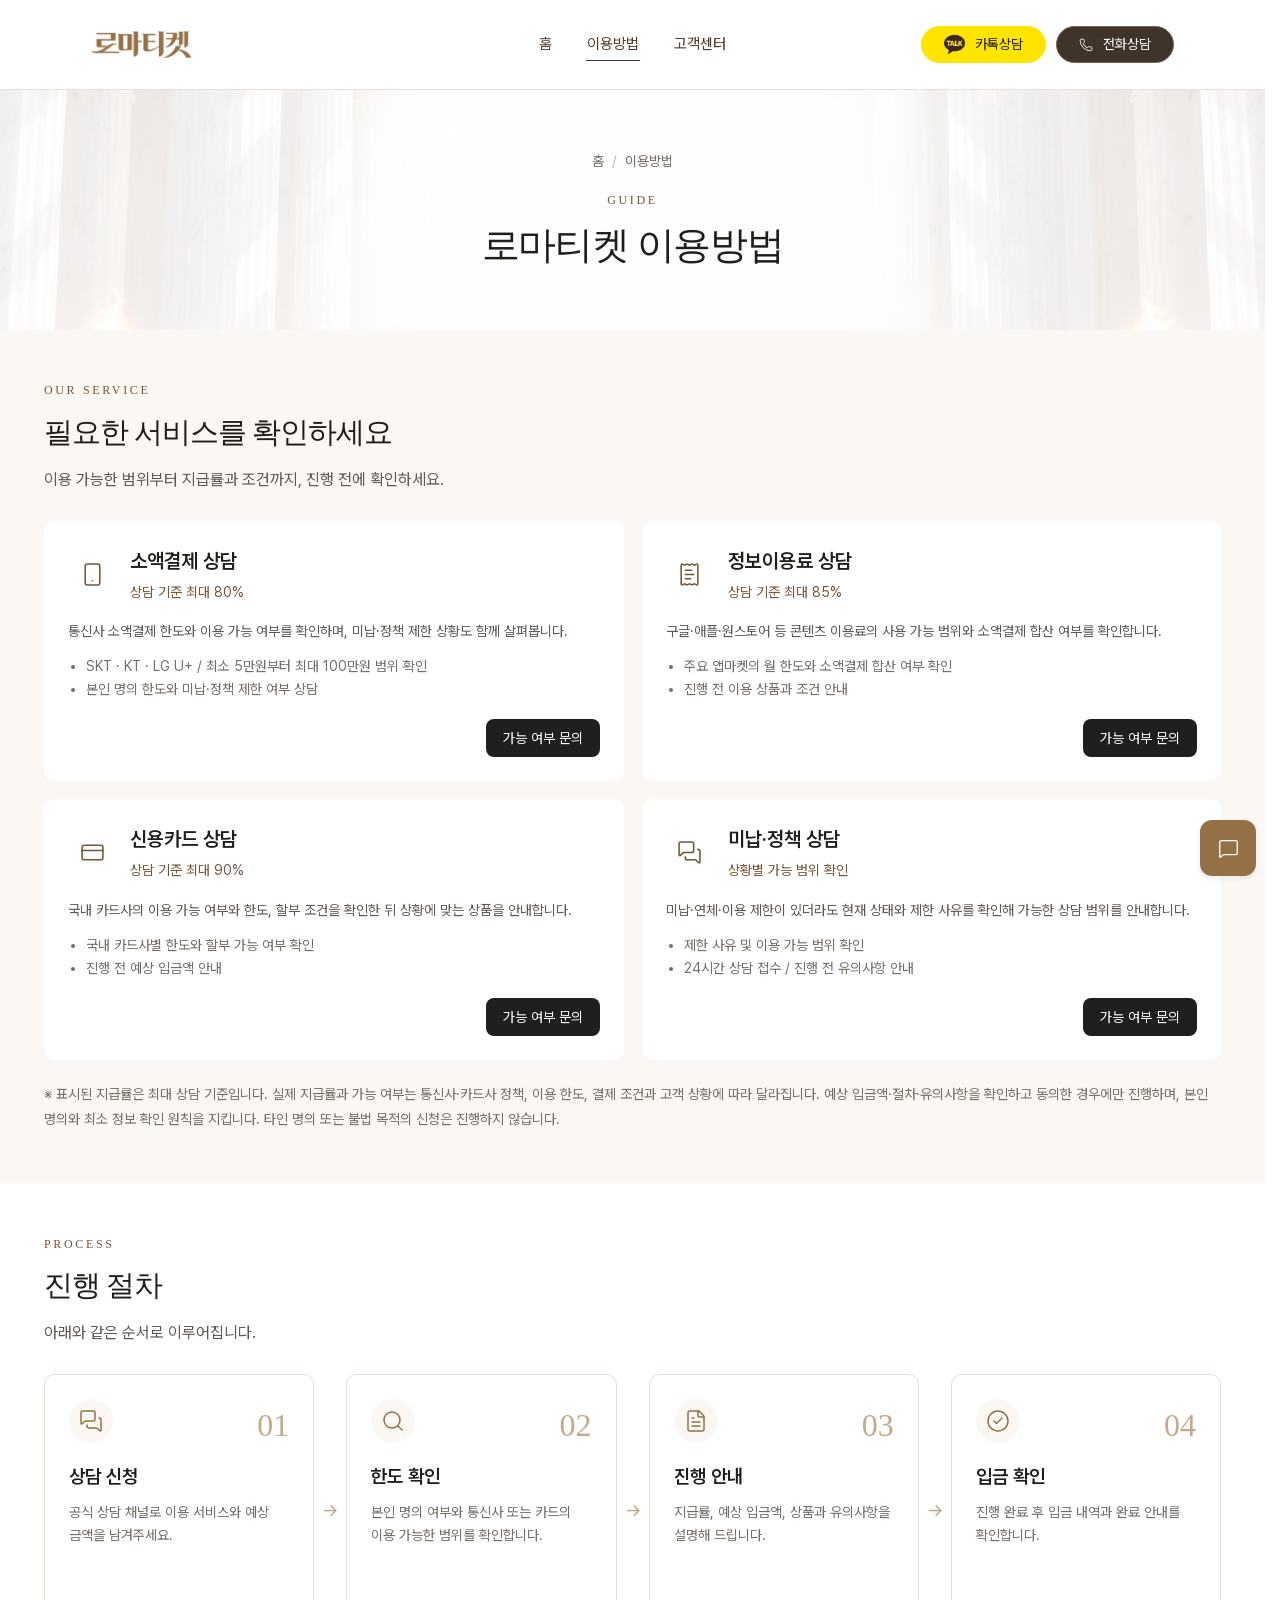
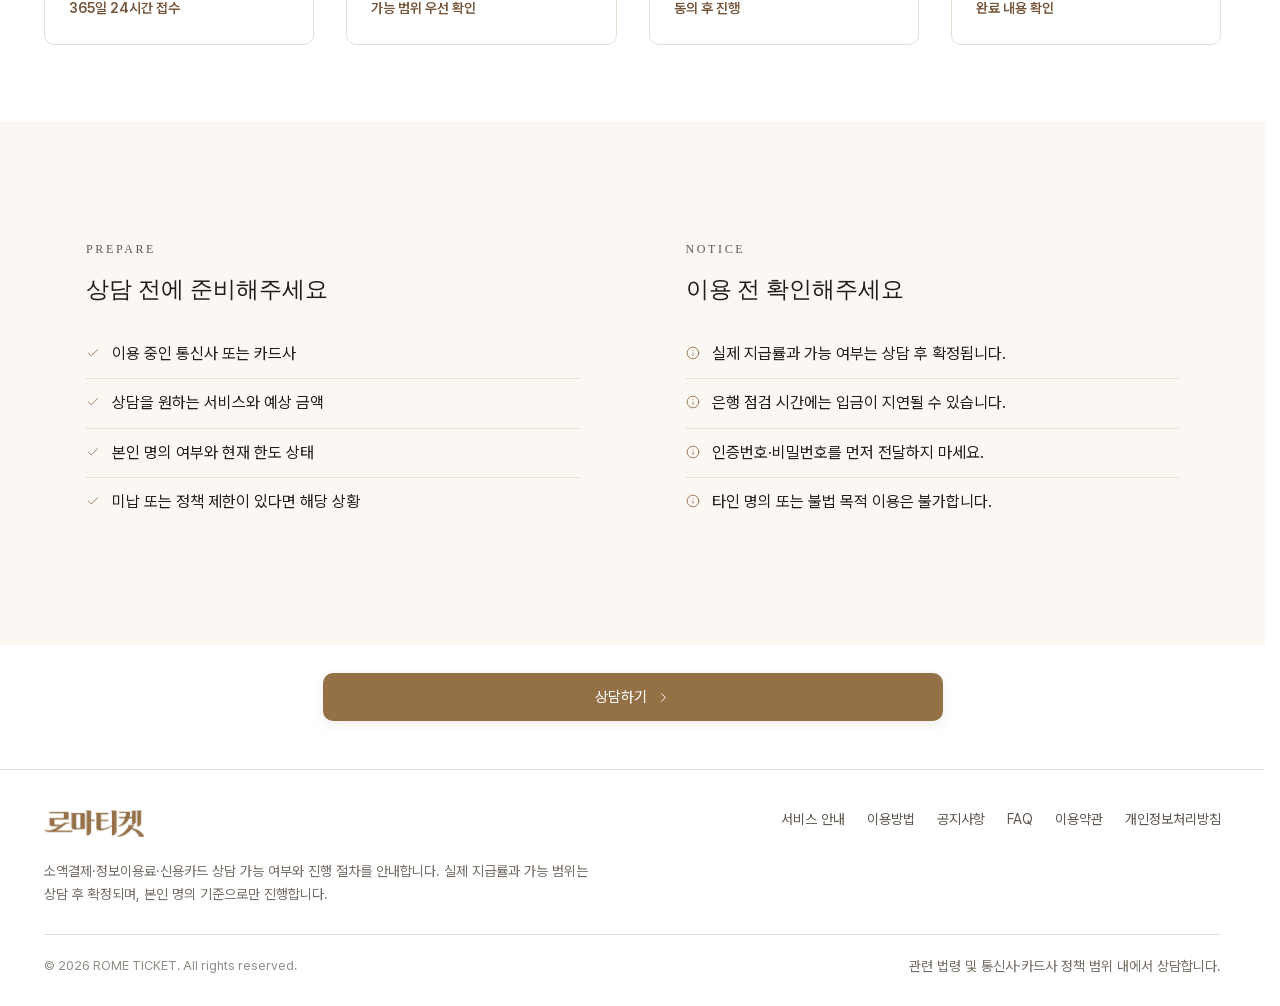
<file: service.html>
<!doctype html>
<html lang="ko">
  <head>
    <meta charset="utf-8" />
    <meta name="viewport" content="width=device-width, initial-scale=1" />
    <title>서비스 안내 · 이용방법 | 로마티켓</title>
    <meta
      name="description"
      content="로마티켓 서비스 안내가 이용방법 페이지로 통합되었습니다."
    />
    <meta name="robots" content="noindex,follow" />
    <link
      rel="icon"
      href="assets/images/favicon.svg?v=coffee-r3"
      type="image/svg+xml"
    />
    <link rel="stylesheet" href="assets/css/style.css" />
    <script src="assets/js/service-redirect.js"></script>
  </head>
  <body>
    <main class="not-found" id="main">
      <div>
        <p class="eyebrow">ROME TICKET</p>
        <h1>서비스 안내를 이용방법에서 확인하세요.</h1>
        <p>서비스별 조건과 이용 절차를 한곳에 모았습니다.</p>
        <a class="button button--primary" href="guide.html#services"
          >서비스 및 이용방법 보기</a
        >
      </div>
    </main>
  </body>
</html>
</file>
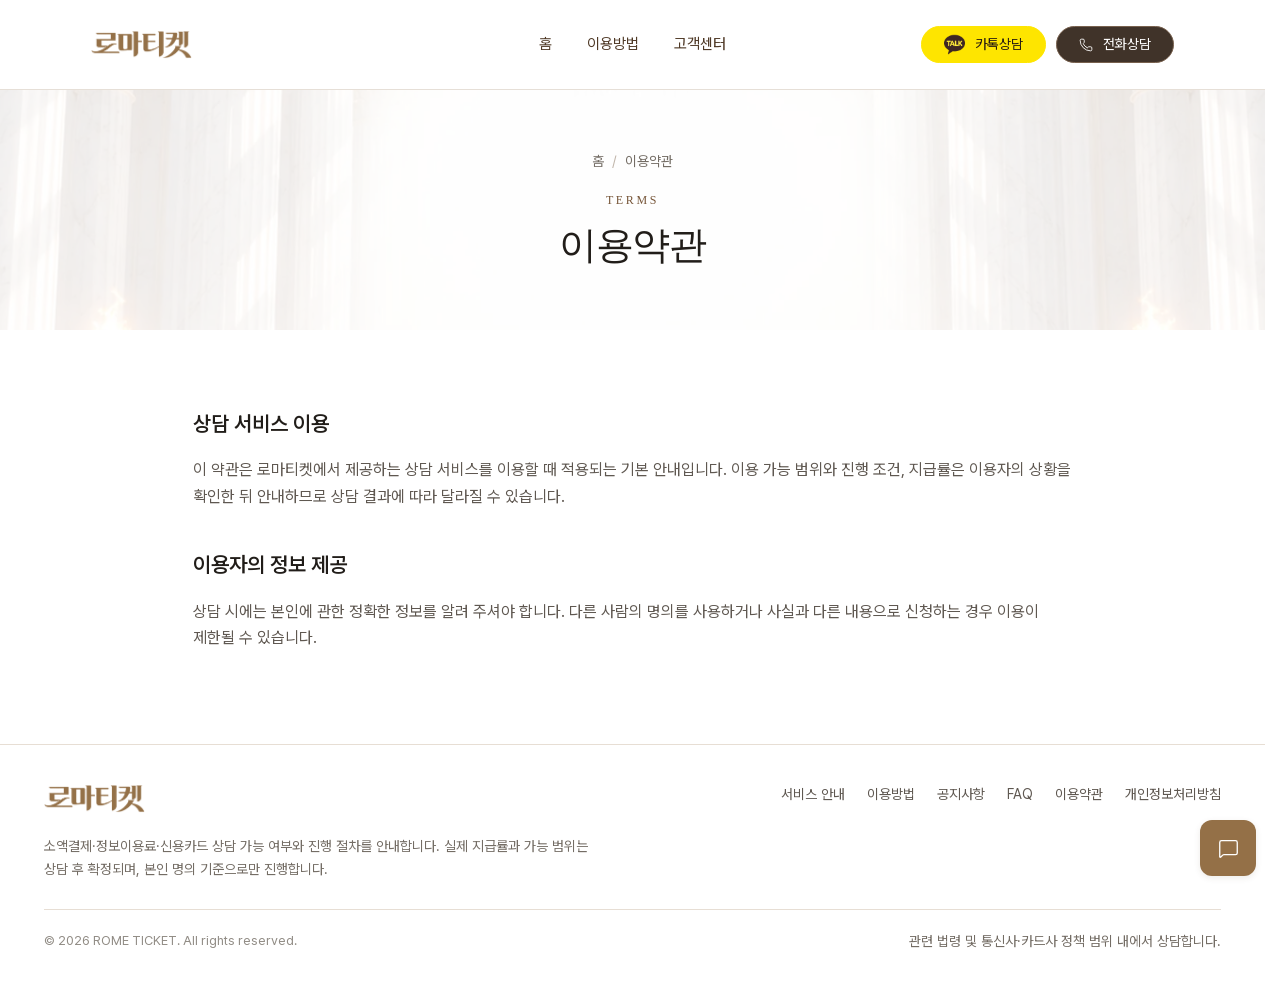
<file: terms.html>
<!doctype html>
<html lang="ko">
  <head>
    <meta charset="utf-8" />
    <meta name="viewport" content="width=device-width, initial-scale=1" />
    <!-- Google Tag Manager -->
    <script>(function(w,d,s,l,i){w[l]=w[l]||[];w[l].push({'gtm.start':
    new Date().getTime(),event:'gtm.js'});var f=d.getElementsByTagName(s)[0],
    j=d.createElement(s),dl=l!='dataLayer'?'&l='+l:'';j.async=true;j.src=
    'https://www.googletagmanager.com/gtm.js?id='+i+dl;f.parentNode.insertBefore(j,f);
    })(window,document,'script','dataLayer','GTM-5J8D7BFQ');</script>
    <!-- End Google Tag Manager -->
    <!-- Google tag (gtag.js) -->
    <script async src="https://www.googletagmanager.com/gtag/js?id=G-KWKEYT7X4H"></script>
    <script>
      window.dataLayer = window.dataLayer || [];
      function gtag(){dataLayer.push(arguments);}
      gtag('js', new Date());
      gtag('config', 'G-KWKEYT7X4H');
    </script>
    <title>이용약관 | 로마티켓</title>
    <meta
      name="description"
      content="ROME TICKET 상담 서비스 이용약관입니다."
    />
    <meta name="robots" content="index,follow,max-image-preview:large" />
    <link rel="canonical" href="https://xn--2o2b2zi18b9qd.com/terms.html" />
    <meta property="og:url" content="https://xn--2o2b2zi18b9qd.com/terms.html" />
    <meta name="theme-color" content="#f7f2ec" />
    <meta property="og:type" content="website" />
    <meta property="og:locale" content="ko_KR" />
    <meta property="og:site_name" content="로마티켓" />
    <meta property="og:title" content="이용약관 | 로마티켓" />
    <meta
      property="og:description"
      content="ROME TICKET 상담 서비스 이용약관입니다."
    />
    <meta property="og:image" content="https://xn--2o2b2zi18b9qd.com/assets/images/rome-marble-hero.webp" />
    <meta
      property="og:image:alt"
      content="빛이 들어오는 로마티켓의 대리석 홀"
    />
    <meta name="twitter:card" content="summary_large_image" />
    <link
      rel="icon"
      href="assets/images/favicon.svg?v=coffee-r3"
      type="image/svg+xml"
    />

    <link rel="stylesheet" href="assets/css/style.css" />
    <script type="application/ld+json">
{
  "@context": "https://schema.org",
  "@type": "WebPage",
  "name": "이용약관"
}
    </script>
    <script src="assets/js/site-data.js" defer></script>
    <script src="assets/js/app.js" defer></script>
  </head>
  <body class="page-terms">
    <!-- Google Tag Manager (noscript) -->
    <noscript><iframe src="https://www.googletagmanager.com/ns.html?id=GTM-5J8D7BFQ"
    height="0" width="0" style="display:none;visibility:hidden"></iframe></noscript>
    <!-- End Google Tag Manager (noscript) -->
    <a class="skip-link" href="#main">본문 바로가기</a>

    <header class="site-header" data-site-header>
      <div class="header-inner shell">
        <a class="brand" href="index.html" aria-label="로마티켓 홈"
          ><img
            class="brand__logo"
            src="assets/images/rome-ticket-logo-current.webp"
            alt="로마티켓"
            width="850"
            height="254"
        /></a>
        <nav class="gnb" aria-label="주요 메뉴">
          <ul>
            <li><a href="index.html" data-nav-link>홈</a></li>
            <li><a href="guide.html" data-nav-link>이용방법</a></li>
            <li><a href="faq.html" data-nav-link>고객센터</a></li>
          </ul>
        </nav>
        <div class="header-actions">
          <a
            class="header-consult-link header-consult-link--kakao"
            href="guide.html"
            data-consult-link
            data-consult-channel="kakao"
          >
            <img
              class="icon"
              src="assets/icons/kakaotalk-symbol.png"
              alt=""
              width="18"
              height="18"
            />
            카톡상담
          </a>
          <a
            class="header-consult-link header-consult-link--phone"
            href="guide.html"
            data-consult-link
            data-consult-channel="phone"
          >
            <svg class="icon icon--line" aria-hidden="true">
              <use href="assets/icons/lucide-sprite.svg#icon-phone"></use>
            </svg>
            전화상담
          </a>
          <button
            class="menu-toggle"
            type="button"
            aria-label="메뉴 열기"
            aria-controls="mobile-menu"
            aria-expanded="false"
            data-menu-toggle
          >
            <svg class="icon menu-toggle__open icon--line" aria-hidden="true">
              <use href="assets/icons/lucide-sprite.svg#icon-menu"></use>
            </svg>
            <svg class="icon menu-toggle__close icon--line" aria-hidden="true">
              <use href="assets/icons/lucide-sprite.svg#icon-x"></use>
            </svg>
          </button>
        </div>
      </div>
    </header>
    <div class="menu-backdrop" data-menu-backdrop></div>
    <nav
      class="mobile-menu"
      id="mobile-menu"
      aria-label="모바일 메뉴"
      aria-hidden="true"
      inert
      data-mobile-menu
    >
      <ul>
        <li><a href="index.html" data-nav-link>홈</a></li>
        <li><a href="guide.html" data-nav-link>이용방법</a></li>
        <li><a href="faq.html" data-nav-link>고객센터</a></li>
      </ul>
      <a class="button button--primary" href="guide.html" data-consult-link
        ><svg class="icon icon--line" aria-hidden="true">
          <use href="assets/icons/lucide-sprite.svg#icon-message-square"></use>
        </svg>
        24시간 상담 연결</a
      >
    </nav>

    <main id="main">
      <section class="page-hero">
        <div class="page-copy">
          <nav class="breadcrumbs" aria-label="현재 위치">
            <ol>
              <li><a href="index.html">홈</a></li>
              <li aria-current="page">이용약관</li>
            </ol>
          </nav>
          <p class="eyebrow">TERMS</p>
          <h1>이용약관</h1>
        </div>
      </section>

      <section class="section">
        <div class="legal-content shell">
          <section class="legal-section">
            <h2>상담 서비스 이용</h2>
            <p>
              이 약관은 로마티켓에서 제공하는 상담 서비스를 이용할 때 적용되는
              기본 안내입니다. 이용 가능 범위와 진행 조건, 지급률은 이용자의
              상황을 확인한 뒤 안내하므로 상담 결과에 따라 달라질 수 있습니다.
            </p>
          </section>
          <section class="legal-section">
            <h2>이용자의 정보 제공</h2>
            <p>
              상담 시에는 본인에 관한 정확한 정보를 알려 주셔야 합니다. 다른
              사람의 명의를 사용하거나 사실과 다른 내용으로 신청하는 경우 이용이
              제한될 수 있습니다.
            </p>
          </section>
        </div>
      </section>
    </main>

    <footer class="site-footer">
      <div class="shell">
        <div class="footer-top">
          <div class="footer-brand">
            <a class="brand" href="index.html" aria-label="로마티켓 홈"
              ><img
                class="brand__logo"
                src="assets/images/rome-ticket-logo-current.webp"
                alt="로마티켓"
                width="850"
                height="254"
            /></a>
            <p>
              소액결제·정보이용료·신용카드 상담 가능 여부와 진행 절차를
              안내합니다. 실제 지급률과 가능 범위는 상담 후 확정되며, 본인 명의
              기준으로만 진행합니다.
            </p>
          </div>
          <nav class="footer-links" aria-label="하단 메뉴">
            <a href="guide.html#services">서비스 안내</a>
            <a href="guide.html">이용방법</a>
            <a href="faq.html#notices">공지사항</a>
            <a href="faq.html#faq">FAQ</a>
            <a href="terms.html">이용약관</a>
            <a href="privacy.html">개인정보처리방침</a>
          </nav>
        </div>
        <div class="footer-bottom">
          <span class="footer-copyright"
            >© <span data-copyright-year>2026</span> ROME TICKET. All rights
            reserved.</span
          >
          <span>관련 법령 및 통신사·카드사 정책 범위 내에서 상담합니다.</span>
        </div>
      </div>
    </footer>
    <a
      class="quick-consult"
      href="guide.html"
      data-consult-link
      aria-label="빠른 상담 연결"
      ><svg class="icon icon--line" aria-hidden="true">
        <use
          href="assets/icons/lucide-sprite.svg#icon-message-square"
        ></use></svg
    ></a>
    <button
      class="back-to-top"
      type="button"
      data-back-to-top
      aria-label="맨 위로 이동"
    >
      <svg class="icon icon--line" aria-hidden="true">
        <use href="assets/icons/lucide-sprite.svg#icon-arrow-up"></use>
      </svg>
    </button>
  </body>
</html>
</file>
<file: assets/css/style.css>
@font-face {
  font-family: "Rome Ticket Sans";
  src: url("../fonts/rome-sans-subset.woff2") format("woff2");
  font-style: normal;
  font-weight: 100 900;
  font-display: swap;
}

@font-face {
  font-family: "Rome Ticket Display";
  src: url("../fonts/rome-display-subset.woff2") format("woff2");
  font-style: normal;
  font-weight: 700;
  font-display: swap;
}

/* Design tokens shared by the landing page and all content pages. */
:root {
  --color-ink: #211d19;
  --color-ink-soft: #5f5851;
  --color-muted: #746d65;
  --color-line: #e7ded4;
  --color-line-strong: #d9cbbb;
  --color-paper: #ffffff;
  --color-cream: #fbf8f4;
  --color-cream-deep: #f3ece4;
  --color-gold: #947047;
  --color-gold-dark: #765538;
  --color-dark: #1f1a17;
  --color-phone: #403329;
  --color-phone-hover: #574335;
  --color-phone-border: #78614e;
  --nav-glass-ink: #4f3926;
  --color-banner-red: #650909;
  --color-banner-red-light: #a31919;
  --color-banner-red-border: #af4540;
  --color-success: #50735d;
  --shadow-soft: 0 18px 50px rgba(45, 34, 24, 0.08);
  --shadow-card: 0 4px 18px rgba(46, 35, 25, 0.035);
  --radius-sm: 6px;
  --radius-md: 10px;
  --radius-lg: 14px;
  --radius-pill: 999px;
  --container: 1180px;
  --gutter: clamp(20px, 4vw, 44px);
  --section: clamp(56px, 6vw, 80px);
  --space-xs: 8px;
  --space-sm: 16px;
  --space-md: 24px;
  --space-lg: 40px;
  --text-xs: 14px;
  --text-sm: 14px;
  --text-base: 16px;
  --title-page: clamp(28px, 3vw, 40px);
  --title-section: clamp(24px, 2.3vw, 32px);
  --title-content: clamp(20px, 1.8vw, 24px);
  --font-sans-fallback:
    Pretendard, "Noto Sans KR", "Apple SD Gothic Neo", "Malgun Gothic", Arial,
    sans-serif;
  --font-sans: "Rome Ticket Sans", var(--font-sans-fallback);
  --font-paperlogy: "Rome Ticket Display", var(--font-sans-fallback);
  --font-serif:
    "Iowan Old Style", "Palatino Linotype", "Noto Serif KR", Batang,
    "Times New Roman", serif;
  --header-height: 90px;
  --top-button-size: 56px;
  --floating-button-radius: 12px;
  --motion-fast: 180ms;
  --motion-panel: 300ms;
  --motion-ease: cubic-bezier(0.22, 1, 0.36, 1);
}

*,
*::before,
*::after {
  box-sizing: border-box;
}
html {
  scrollbar-gutter: stable;
  scroll-behavior: smooth;
  scroll-padding-top: calc(var(--header-height) + 24px);
}
body {
  margin: 0;
  min-width: 320px;
  color: var(--color-ink);
  background: var(--color-paper);
  font-family: var(--font-sans);
  font-size: var(--text-base);
  font-weight: 400;
  line-height: 1.65;
  word-break: keep-all;
  -webkit-font-smoothing: antialiased;
}
body.menu-open {
  overflow: hidden;
}
img,
svg {
  display: block;
  max-width: 100%;
}
a {
  color: inherit;
  text-decoration: none;
}
button,
input,
textarea,
select {
  font: inherit;
}
button {
  color: inherit;
}
button:not(:disabled),
[role="button"]:not([aria-disabled="true"]),
[data-consult-link] {
  cursor: pointer;
}
button:focus-visible {
  outline: 2px solid var(--color-gold-dark);
  outline-offset: 4px;
}
[hidden] {
  display: none !important;
}
::selection {
  color: #fff;
  background: var(--color-gold);
}

.skip-link {
  position: fixed;
  z-index: 1000;
  top: 10px;
  left: 10px;
  padding: 10px 14px;
  color: #fff;
  background: var(--color-dark);
  border-radius: 8px;
  transform: translateY(-150%);
  transition: transform 0.2s ease;
}
.skip-link:focus {
  transform: translateY(0);
}

.shell {
  width: min(100% - (var(--gutter) * 2), var(--container));
  margin-inline: auto;
}
.shell--narrow {
  max-width: 820px;
}
.section {
  padding-block: var(--section);
}
.section--soft {
  background: var(--color-cream);
}
.section--tight {
  padding-block: clamp(56px, 6vw, 80px);
}
.sr-only {
  position: absolute !important;
  width: 1px !important;
  height: 1px !important;
  padding: 0 !important;
  margin: -1px !important;
  overflow: hidden !important;
  clip: rect(0, 0, 0, 0) !important;
  white-space: nowrap !important;
  border: 0 !important;
}
.icon {
  width: 1em;
  height: 1em;
  fill: currentColor;
  overflow: visible;
}
.icon--line {
  fill: none;
  stroke: currentColor;
  stroke-width: 1.5;
  stroke-linecap: round;
  stroke-linejoin: round;
}

.eyebrow {
  margin: 0 0 10px;
  color: var(--color-gold-dark);
  font-family: var(--font-serif);
  font-size: 12px;
  font-weight: 400;
  letter-spacing: 0.22em;
  text-transform: uppercase;
}
.section-heading {
  margin-bottom: 28px;
}
.section-heading--row {
  display: flex;
  align-items: end;
  justify-content: space-between;
  gap: var(--space-md);
}
.section-heading h2,
.page-copy h1,
.page-copy .page-title {
  margin: 0;
  font-family: var(--font-serif);
  font-weight: 400;
  line-height: 1.26;
  letter-spacing: -0.035em;
}
.section-heading h2 {
  font-size: var(--title-section);
  line-height: 1.45;
}
.section-heading p:last-child {
  max-width: 620px;
  margin: 13px 0 0;
  color: var(--color-ink-soft);
}
.text-link {
  display: inline-flex;
  align-items: center;
  gap: 8px;
  flex: 0 0 auto;
  color: var(--color-gold-dark);
  font-size: 14px;
  font-weight: 600;
}
.text-link::after {
  content: "→";
}

.button {
  display: inline-flex;
  min-height: 46px;
  align-items: center;
  justify-content: center;
  gap: 9px;
  padding: 11px 20px;
  border: 1px solid transparent;
  border-radius: var(--radius-pill);
  cursor: pointer;
  font-size: 14px;
  font-weight: 600;
  line-height: 1;
  transition:
    box-shadow 0.2s ease,
    background-color 0.2s ease,
    border-color 0.2s ease;
}
.button--primary {
  color: #fff;
  background: var(--color-gold);
  box-shadow: 0 4px 12px rgba(117, 82, 49, 0.1);
}
.button--primary:hover {
  background: var(--color-gold-dark);
  box-shadow: 0 13px 30px rgba(117, 82, 49, 0.24);
}
.button--light {
  color: var(--color-ink);
  background: #fff;
  box-shadow: 0 10px 25px rgba(0, 0, 0, 0.1);
}
.button--outline {
  color: var(--color-ink);
  background: transparent;
  border-color: var(--color-line-strong);
}
.button--outline:hover {
  border-color: var(--color-gold);
}
.button:focus-visible,
a:focus-visible,
input:focus-visible,
summary:focus-visible {
  outline: 2px solid var(--color-gold-dark);
  outline-offset: 3px;
}

/* Navigation and the accessible mobile drawer. */
.site-header {
  position: sticky;
  z-index: 96;
  top: 0;
  height: var(--header-height);
  background: rgba(255, 255, 255, 0.91);
  border-bottom: 1px solid rgba(221, 211, 200, 0.72);
  backdrop-filter: blur(18px);
  transition:
    box-shadow 0.25s ease,
    background 0.25s ease;
}
.site-header.is-scrolled {
  background: rgba(255, 255, 255, 0.97);
  box-shadow: 0 8px 30px rgba(44, 34, 25, 0.07);
}
.header-inner {
  width: min(calc(100% - 2 * clamp(22px, 7.1vw, 104px)), 1240px);
  height: 100%;
  display: grid;
  grid-template-columns: minmax(0, 1fr) auto minmax(0, 1fr);
  align-items: center;
  gap: 26px;
}
.brand {
  display: inline-flex;
  align-items: baseline;
  gap: 7px;
  font-family: var(--font-serif);
  font-size: 19px;
  font-weight: 400;
  letter-spacing: 0.09em;
  white-space: nowrap;
}
.brand span:last-child {
  color: var(--color-gold-dark);
}
.brand__logo {
  display: block;
  width: var(--brand-logo-width, 101px);
  height: auto;
}
@media (min-width: 1025px) {
  .site-header .brand__logo {
    width: var(--brand-logo-width, 101px);
  }
}
.gnb {
  justify-self: center;
  padding-inline: 40px;
  border-radius: var(--radius-pill);
  color: var(--nav-glass-ink);
  text-shadow: none;
}
.gnb ul {
  display: flex;
  align-items: center;
  gap: clamp(20px, 2.6vw, 38px);
  margin: 0;
  padding: 0;
  list-style: none;
}
.gnb a {
  position: relative;
  display: block;
  padding: 11px 1px;
  color: var(--nav-glass-ink);
  font-size: 15px;
  font-weight: 400;
}
.gnb a::after {
  position: absolute;
  right: 0;
  bottom: 7px;
  left: 0;
  height: 1px;
  content: "";
  background: currentColor;
  transform: scaleX(0);
  transition: transform 0.2s ease;
}
.gnb a:hover,
.gnb a.is-current {
  color: var(--nav-glass-ink);
}
.gnb a:hover::after,
.gnb a.is-current::after {
  transform: scaleX(1);
}
.header-actions {
  justify-self: end;
  display: flex;
  align-items: center;
  gap: 10px;
}
.header-consult-link {
  display: inline-flex;
  align-items: center;
  justify-content: center;
  gap: 10px;
  min-height: 36px;
  padding: 8px 22px;
  border: 1px solid var(--color-gold);
  border-radius: var(--radius-pill);
  color: #fff;
  background: var(--color-gold);
  font-size: var(--text-sm);
  font-weight: 400;
  line-height: 1.4;
  white-space: nowrap;
}
.header-consult-link:hover {
  background: var(--color-gold-dark);
}
.header-consult-link--kakao {
  color: #271c12;
  background: #fee500;
  border-color: #fee500;
  text-shadow: none;
}
.header-consult-link--kakao:hover {
  background: #efd700;
  border-color: #efd700;
}
.header-consult-link--kakao .icon {
  width: 21px;
  height: 21px;
  flex: 0 0 21px;
  margin-block: -1.5px;
}
.header-consult-link--phone {
  color: #fff;
  background: var(--color-phone);
  border-color: var(--color-phone-border);
  text-shadow: none;
}
.header-consult-link--phone:hover {
  background: var(--color-phone-hover);
}
.menu-toggle {
  position: relative;
  display: none;
  width: 44px;
  height: 44px;
  align-items: center;
  justify-content: center;
  border: 0;
  border-radius: 12px;
  background: transparent;
  color: var(--color-ink);
  cursor: pointer;
}
.menu-toggle > svg {
  display: none;
}
.menu-toggle::before,
.menu-toggle::after {
  content: "";
  position: absolute;
  width: 22px;
  height: 2px;
  left: 11px;
  top: 21px;
  border-radius: 2px;
  background: currentColor;
  transition: transform 220ms ease;
}
.menu-toggle::before {
  transform: translateY(-4px);
}
.menu-toggle::after {
  transform: translateY(4px);
}
.menu-open .menu-toggle::before {
  transform: rotate(45deg);
}
.menu-open .menu-toggle::after {
  transform: rotate(-45deg);
}
.mobile-menu {
  position: fixed;
  z-index: 95;
  top: var(--menu-top, var(--header-height));
  right: 0;
  bottom: 0;
  width: min(100%, 420px);
  display: flex;
  flex-direction: column;
  gap: 24px;
  padding: 28px 24px max(28px, env(safe-area-inset-bottom));
  background: #fff;
  overflow-y: auto;
  visibility: hidden;
  box-shadow: -12px 0 32px rgba(25, 19, 14, 0.06);
  transform: translateX(105%);
  transition:
    transform var(--motion-panel) var(--motion-ease),
    visibility 0s var(--motion-panel);
}
.mobile-menu ul {
  margin: 0;
  padding: 0;
  list-style: none;
}
.mobile-menu__links a {
  display: flex;
  align-items: center;
  gap: 16px;
  min-height: 64px;
  padding: 10px 12px;
  border-radius: 16px;
  color: var(--color-ink);
  font-size: 18px;
  font-weight: 400;
}
.mobile-menu__title {
  margin: 0 12px 4px;
  font-size: 22px;
  font-weight: 600;
}
.mobile-menu__links a:hover,
.mobile-menu__links a.is-current {
  background: #f7f4f0;
}
.mobile-menu__icon {
  display: grid;
  place-items: center;
  flex: 0 0 44px;
  height: 44px;
  border-radius: 14px;
  background: #f4eee6;
  color: var(--color-gold-dark);
}
.mobile-menu__icon .icon {
  width: 23px;
  height: 23px;
}
.mobile-menu__copy {
  flex: 1;
  min-width: 0;
}
.mobile-menu__chevron {
  width: 18px;
  height: 18px;
  color: #b5aca2;
}
.mobile-menu__contact {
  margin-top: auto;
  padding: 24px 0 0;
}
.mobile-menu__contact > p {
  margin: 0 0 16px;
  text-align: center;
  font-size: 14px;
  color: var(--color-ink-soft);
}
.mobile-menu__channels {
  display: grid;
  grid-template-columns: 1fr 1fr;
  gap: 10px;
}
.mobile-menu__channels .header-consult-link {
  min-height: 52px;
  padding: 12px;
  justify-content: center;
  border-radius: 14px;
  font-size: 14px;
}
.mobile-menu__channels .header-consult-link .icon {
  display: block;
}
.menu-backdrop {
  position: fixed;
  z-index: 94;
  inset: var(--menu-top, var(--header-height)) 0 0;
  background: rgba(25, 19, 14, 0.38);
  opacity: 0;
  pointer-events: none;
  transition: opacity 0.28s ease;
}
.menu-open .mobile-menu {
  transform: translateX(0);
  visibility: visible;
  transition-delay: 0s;
}
.menu-open .menu-backdrop {
  opacity: 1;
  pointer-events: auto;
}

/* Shared content pages. */
.page-hero {
  position: relative;
  min-height: 240px;
  display: grid;
  place-items: center;
  overflow: hidden;
  background: #f6f1eb url("../images/page-marble-hall.webp") center 42% / cover
    no-repeat;
}
.page-hero::before {
  position: absolute;
  inset: 0;
  content: "";
  background: rgba(255, 255, 255, 0.78);
}
.page-copy {
  position: relative;
  z-index: 1;
  width: min(100% - 40px, 780px);
  padding: 36px 0;
  text-align: center;
}
.page-copy h1,
.page-copy .page-title {
  font-size: var(--title-page);
}
.breadcrumbs {
  margin: 0 0 18px;
  color: var(--color-muted);
  font-size: var(--text-sm);
}
.breadcrumbs ol {
  display: flex;
  justify-content: center;
  align-items: center;
  gap: 8px;
  margin: 0;
  padding: 0;
  list-style: none;
}
.breadcrumbs li + li::before {
  margin-right: 8px;
  content: "/";
  color: #c0b5aa;
}

.search-status {
  margin: 0 0 26px;
  padding: 15px 18px;
  color: var(--color-ink-soft);
  background: var(--color-cream);
  border: 1px solid var(--color-line);
  border-radius: var(--radius-sm);
}
.search-status strong {
  color: var(--color-gold-dark);
}
.guide-services {
  padding-block: clamp(36px, 4vw, 56px);
  background: var(--color-cream);
  scroll-margin-top: 90px;
}
.guide-services__grid {
  display: grid;
  grid-template-columns: repeat(2, minmax(0, 1fr));
  gap: 18px;
}
.guide-service {
  display: flex;
  flex-direction: column;
  padding: 24px;
  border-radius: var(--radius-md);
  background: #fff;
  scroll-margin-top: 100px;
}
.guide-service.is-search-match {
  outline: 1px solid var(--color-gold);
}
.guide-service.is-search-muted {
  opacity: 0.48;
}
.guide-service__heading {
  display: flex;
  align-items: center;
  gap: 14px;
}
.guide-service__icon {
  display: grid;
  place-items: center;
  flex: 0 0 48px;
  height: 48px;
  border-radius: 12px;
  color: var(--color-gold-dark);
}
.guide-service__icon .icon {
  width: 25px;
  height: 25px;
}
.guide-service h3 {
  margin: 0;
  font-size: 20px;
  font-weight: 600;
}
.guide-service__rate {
  margin: 3px 0 0;
  color: var(--color-gold-dark);
  font-size: var(--text-sm);
}
.guide-service__description {
  margin: 16px 0 0;
  color: var(--color-ink-soft);
  font-size: 14px;
}
.guide-service ul {
  margin: 12px 0 18px;
  padding-left: 18px;
  color: var(--color-muted);
  font-size: var(--text-sm);
}
.guide-service__consult {
  align-self: flex-end;
  margin-top: auto;
  min-height: 38px;
  padding: 9px 16px;
  border-radius: 8px;
  background: #211f1d;
  color: #fff;
  font-size: var(--text-sm);
  font-weight: 400;
}
.guide-service__consult:hover {
  background: #37332f;
}
.guide-services__notice {
  margin: 22px 0 0;
  color: var(--color-muted);
  font-size: var(--text-sm);
  line-height: 1.8;
}
.guide-process {
  padding-top: clamp(44px, 4vw, 60px);
}
.guide-consult {
  padding-block: 28px 48px;
  text-align: center;
}
.guide-consult__button {
  width: min(100%, 620px);
  min-height: 48px;
  padding: 12px 24px;
  border-radius: 10px;
  font-size: 15px;
  font-weight: 400;
}

.reason-grid {
  display: grid;
  grid-template-columns: repeat(4, 1fr);
  gap: var(--space-sm);
}
.reason-card {
  padding: 28px 24px;
  background: #fff;
  border: 1px solid var(--color-line);
  border-radius: var(--radius-md);
}
.reason-card__number {
  color: var(--color-gold);
  font-family: var(--font-serif);
  font-size: 31px;
}
.reason-card h3 {
  margin: 20px 0 0;
  font-size: 17px;
  font-weight: 600;
}
.reason-card p {
  margin: 8px 0 0;
  color: var(--color-muted);
  font-size: var(--text-sm);
}

.process-grid {
  --process-gap: 32px;
  display: grid;
  grid-template-columns: repeat(4, minmax(0, 1fr));
  gap: var(--process-gap);
  counter-reset: process;
}
.process-card {
  position: relative;
  min-width: 0;
  aspect-ratio: 1;
  display: flex;
  flex-direction: column;
  padding: 24px;
  background: #fff;
  border: 1px solid var(--color-line);
  border-radius: var(--radius-md);
  counter-increment: process;
}
.process-card::before {
  position: absolute;
  top: 24px;
  right: 24px;
  content: "0" counter(process);
  color: #c4aa8c;
  font-family: var(--font-serif);
  font-size: 32px;
}
.process-card + .process-card::after {
  position: absolute;
  top: 50%;
  left: calc(-1 * var(--process-gap) - 1px);
  width: var(--process-gap);
  text-align: center;
  transform: translateY(-50%);
  content: "→";
  color: #bba487;
  font-size: 18px;
}
.process-card__icon {
  width: 44px;
  height: 44px;
  flex-shrink: 0;
  display: grid;
  place-items: center;
  margin-top: 0;
  color: var(--color-gold);
  background: var(--color-cream);
  border-radius: 50%;
}
.process-card__icon .icon {
  font-size: 24px;
}
.process-card h2 {
  margin: 18px 0 0;
  font-size: 19px;
  font-weight: 600;
}
.process-card p {
  margin: 8px 0 0;
  color: var(--color-muted);
  font-size: var(--text-sm);
}
.process-card small {
  display: block;
  margin-top: auto;
  padding-top: 12px;
  color: var(--color-gold-dark);
  font-size: var(--text-xs);
  font-weight: 600;
}

.guide-info-grid {
  display: grid;
  grid-template-columns: 1fr 1fr;
  gap: 22px;
}
.guide-panel {
  padding: clamp(28px, 4vw, 42px);
}
.guide-panel h2 {
  margin: 0 0 22px;
  font-family: var(--font-serif);
  font-size: var(--title-content);
  font-weight: 400;
}
.guide-panel ul {
  margin: 0;
  padding: 0;
  list-style: none;
}
.guide-panel li {
  display: flex;
  gap: 12px;
  padding: 11px 0;
  border-bottom: 1px solid var(--color-line);
}
.guide-panel li:last-child {
  border-bottom: 0;
}
.guide-panel li .icon {
  flex: 0 0 auto;
  margin-top: 5px;
  color: var(--color-gold);
  font-size: 14px;
}
.guide-panel p {
  color: var(--color-ink-soft);
}

.notice-toolbar {
  display: flex;
  justify-content: flex-end;
  margin-bottom: 24px;
}
.inline-search {
  width: min(100%, 430px);
  display: flex;
  align-items: center;
  gap: 10px;
  padding: 8px 8px 8px 17px;
  border: 1px solid var(--color-line-strong);
  border-radius: var(--radius-pill);
  background: #fff;
}
.inline-search .icon {
  flex: 0 0 auto;
  color: var(--color-muted);
}
.inline-search input {
  width: 100%;
  min-width: 0;
  border: 0;
  outline: 0;
  background: transparent;
  font-size: 14px;
}
.inline-search button {
  width: 38px;
  height: 38px;
  display: grid;
  place-items: center;
  flex: 0 0 auto;
  color: #fff;
  border: 0;
  border-radius: 50%;
  background: var(--color-gold);
  cursor: pointer;
}
.notice-list {
  border-top: 2px solid var(--color-ink);
}
.notice-row {
  display: grid;
  grid-template-columns: 100px minmax(0, 1fr) 110px;
  align-items: center;
  gap: var(--space-md);
  min-height: 116px;
  padding: 22px 18px;
  border-bottom: 1px solid var(--color-line);
  transition: background 0.2s ease;
}
.notice-row:hover {
  background: var(--color-cream);
}
.notice-row__category {
  color: var(--color-gold-dark);
  font-size: var(--text-sm);
  font-weight: 600;
}
.notice-row h2,
.notice-row h3 {
  margin: 0;
  font-size: 18px;
  font-weight: 600;
}
.notice-row p {
  margin: 5px 0 0;
  color: var(--color-muted);
  font-size: var(--text-sm);
  white-space: nowrap;
  overflow: hidden;
  text-overflow: ellipsis;
}
.notice-row time {
  color: var(--color-muted);
  font-size: var(--text-sm);
  font-variant-numeric: tabular-nums;
  text-align: right;
}
.empty-state {
  padding: 54px 20px;
  color: var(--color-muted);
  text-align: center;
  border-bottom: 1px solid var(--color-line);
}

.notice-article {
  max-width: 900px;
  margin-inline: auto;
}
.notice-article__head {
  padding: 0 0 28px;
  border-bottom: 2px solid var(--color-ink);
}
.notice-article__meta {
  display: flex;
  align-items: center;
  gap: 14px;
  margin-bottom: 14px;
  color: var(--color-muted);
  font-size: var(--text-sm);
}
.notice-article__category {
  color: var(--color-gold-dark);
  font-weight: 600;
}
.notice-article__back {
  display: none;
  flex: 0 0 44px;
  width: 44px;
  height: 44px;
  align-items: center;
  justify-content: center;
  border-radius: 12px;
  color: var(--color-ink);
  transition: background-color var(--motion-fast) ease;
}
.notice-article__back:hover {
  background: var(--color-cream);
}
.notice-article__back .icon {
  width: 22px;
  height: 22px;
  transform: rotate(180deg);
}
.notice-article h1 {
  margin: 0;
  font-family: var(--font-serif);
  font-size: var(--title-section);
  font-weight: 400;
  line-height: 1.35;
}
.notice-article__body {
  padding: 42px 0 54px;
}
.notice-copy-section + .notice-copy-section {
  margin-top: 38px;
}
.notice-copy-section h2 {
  margin: 0 0 12px;
  font-size: 20px;
  font-weight: 600;
}
.notice-copy-section p {
  margin: 0;
  color: var(--color-ink-soft);
  line-height: 1.9;
}
.notice-copy-section p + p {
  margin-top: 10px;
}
.notice-navigation {
  display: grid;
  grid-template-columns: 1fr 1fr;
  gap: 14px;
}
.notice-navigation a {
  min-height: 92px;
  display: flex;
  flex-direction: column;
  justify-content: center;
  padding: 18px 22px;
  border: 1px solid var(--color-line);
  border-radius: var(--radius-md);
  text-align: left;
  transition:
    background-color var(--motion-fast) ease,
    border-color var(--motion-fast) ease;
}
.notice-navigation a:hover {
  background: var(--color-cream);
  border-color: var(--color-line-strong);
}
.notice-navigation__label {
  display: flex;
  align-items: center;
  gap: 6px;
}
.notice-navigation__label .icon {
  width: 16px;
  height: 16px;
}
.notice-navigation [data-notice-prev] .icon {
  transform: rotate(180deg);
}
.notice-navigation span {
  color: var(--color-muted);
  font-size: var(--text-xs);
}
.notice-navigation strong {
  margin-top: 4px;
  font-size: 14px;
  font-weight: 600;
}
.notice-article__actions {
  margin-top: 28px;
  text-align: center;
}

.faq-tools {
  display: grid;
  grid-template-columns: 1fr;
  align-items: center;
  gap: var(--space-md);
  margin-bottom: 28px;
}
.faq-search {
  position: relative;
  max-width: 430px;
}
.faq-search .icon {
  position: absolute;
  top: 50%;
  left: 18px;
  color: var(--color-muted);
  transform: translateY(-50%);
}
.faq-search input {
  width: 100%;
  height: 50px;
  padding: 0 20px 0 48px;
  border: 1px solid transparent;
  background: #f9f9f9;
  transition:
    background 0.2s,
    border-color 0.2s;
  border-radius: var(--radius-pill);
  outline: 0;
}
.faq-list {
  border-top: 2px solid var(--color-ink);
}
.faq-item {
  border-bottom: 1px solid var(--color-line);
}
.faq-item summary {
  min-height: 78px;
  display: grid;
  grid-template-columns: 52px 1fr 24px;
  align-items: center;
  gap: 12px;
  padding: 16px 18px;
  cursor: pointer;
  list-style: none;
}
.faq-item summary::-webkit-details-marker {
  display: none;
}
.faq-number {
  color: var(--color-gold);
  font-family: var(--font-serif);
  font-size: 20px;
}
.faq-question {
  font-size: 17px;
  font-weight: 600;
}
.faq-toggle {
  color: var(--color-muted);
  transition: transform 0.2s ease;
}
.faq-item summary[aria-expanded="true"] .faq-toggle {
  transform: rotate(180deg);
}
.faq-answer {
  padding: 0 58px 26px 82px;
  color: var(--color-ink-soft);
  line-height: 1.85;
}

.legal-content {
  max-width: 880px;
  margin-inline: auto;
}
.legal-summary {
  margin-bottom: 38px;
  padding: 24px 26px;
  color: var(--color-ink-soft);
  background: var(--color-cream);
  border-radius: var(--radius-md);
}
.legal-section + .legal-section {
  margin-top: 38px;
}
.legal-section h2 {
  margin: 0 0 12px;
  font-size: 21px;
  font-weight: 600;
}
.legal-section p,
.legal-section li {
  color: var(--color-ink-soft);
}
.legal-section ul {
  padding-left: 22px;
}

.cta-band {
  position: relative;
  overflow: hidden;
  padding: clamp(48px, 7vw, 78px);
  color: #fff;
  background: var(--color-dark);
  border-radius: var(--radius-lg);
}
.cta-band::before {
  position: absolute;
  top: -130px;
  right: -90px;
  width: 420px;
  height: 420px;
  content: "";
  border: 1px solid rgba(255, 255, 255, 0.12);
  border-radius: 50%;
  box-shadow:
    0 0 0 52px rgba(255, 255, 255, 0.03),
    0 0 0 104px rgba(255, 255, 255, 0.025);
}
.cta-band__copy {
  position: relative;
  z-index: 1;
  max-width: 690px;
}
.cta-band .eyebrow {
  color: #d7b895;
}
.cta-band h2 {
  margin: 0;
  font-family: var(--font-serif);
  font-size: var(--title-section);
  font-weight: 400;
  line-height: 1.32;
}
.cta-band p {
  margin: 14px 0 26px;
  color: rgba(255, 255, 255, 0.68);
}

.not-found {
  min-height: calc(100vh - 112px);
  display: grid;
  place-items: center;
  padding: 60px 20px;
  text-align: center;
  background: var(--color-cream);
}
.not-found__code {
  color: var(--color-gold);
  font-family: var(--font-serif);
  font-size: clamp(80px, 18vw, 180px);
  line-height: 0.9;
}
.not-found h1 {
  margin: 25px 0 0;
  font-family: var(--font-serif);
  font-size: var(--title-page);
  font-weight: 400;
}
.not-found p {
  margin: 12px 0 28px;
  color: var(--color-ink-soft);
}

/* Footer and persistent actions. */
.footer-bottom > .footer-copyright {
  margin-top: 0;
  color: #918c85;
  font-size: calc(var(--text-xs) - 1px);
}
@media (max-width: 560px) {
  :root {
    --brand-logo-width: 90px;
  }
}
.site-footer {
  padding: 38px 0 28px;
  border-top: 1px solid var(--color-line);
  background: #fff;
}
.footer-top {
  display: grid;
  grid-template-columns: 1fr auto;
  gap: var(--space-lg);
  align-items: start;
}
.footer-brand .brand {
  font-size: 23px;
}
.footer-brand p {
  max-width: 560px;
  margin: 13px 0 0;
  color: var(--color-muted);
  font-size: var(--text-sm);
}
.footer-links {
  display: flex;
  flex-wrap: wrap;
  justify-content: flex-end;
  gap: 10px 22px;
  color: var(--color-ink-soft);
  font-size: var(--text-sm);
}
.footer-bottom {
  display: flex;
  justify-content: space-between;
  gap: 20px;
  margin-top: 28px;
  padding-top: 20px;
  border-top: 1px solid var(--color-line);
  color: var(--color-muted);
  font-size: var(--text-xs);
}
.quick-consult {
  position: fixed;
  z-index: 80;
  right: 24px;
  bottom: max(24px, env(safe-area-inset-bottom));
  width: 56px;
  height: 56px;
  display: grid;
  place-items: center;
  color: #fff;
  background: var(--color-gold);
  border-radius: var(--floating-button-radius);
  box-shadow: 0 2px 6px rgb(77 54 34 / 10%);
  transition:
    background 0.2s ease,
    transform 0.3s ease;
}
.quick-consult.is-raised {
  transform: translateY(calc(-1 * (var(--top-button-size) + 12px)));
}
.quick-consult:hover {
  background: var(--color-gold-dark);
}
.quick-consult .icon {
  font-size: 21px;
}
.back-to-top {
  position: fixed;
  z-index: 79;
  right: 24px;
  bottom: max(24px, env(safe-area-inset-bottom));
  width: var(--top-button-size);
  height: var(--top-button-size);
  display: grid;
  place-items: center;
  color: var(--color-gold-dark);
  border: 1px solid rgb(95 88 81 / 8%);
  border-radius: var(--floating-button-radius);
  background: #fff;
  font-family: var(--font-serif);
  font-size: 14px;
  font-weight: 600;
  box-shadow: 0 3px 12px rgb(0 0 0 / 12%);
  cursor: pointer;
  opacity: 0;
  visibility: hidden;
  pointer-events: none;
  transition: opacity 0.2s ease;
}
.back-to-top.is-visible {
  opacity: 1;
  visibility: visible;
  pointer-events: auto;
}
.back-to-top .icon {
  width: 24px;
  height: 24px;
}

/* Responsive rules, ordered from wide to narrow. */
@media (max-width: 1024px) {
  .header-actions .header-consult-link {
    display: none;
  }
  :root {
    --header-height: 70px;
  }
  .gnb {
    display: none;
  }
  .header-inner {
    grid-template-columns: 1fr auto;
  }
  .menu-toggle {
    display: inline-flex;
  }
  .reason-grid {
    grid-template-columns: repeat(2, 1fr);
  }
  .process-grid {
    grid-template-columns: repeat(2, 1fr);
  }
  .process-card + .process-card::after {
    display: none;
  }
  .faq-tools {
    grid-template-columns: 1fr;
  }
}

@media (max-width: 768px) {
  :root {
    --section: 60px;
    --gutter: 24px;
  }

  .header-inner {
    width: calc(100% - 48px);
  }
  .section-heading--row {
    align-items: flex-start;
  }
  .page-hero {
    min-height: 200px;
  }
  .guide-info-grid {
    grid-template-columns: 1fr;
  }
  .notice-row {
    grid-template-columns: 90px minmax(0, 1fr);
    gap: 12px 18px;
  }
  .notice-row time {
    grid-column: 2;
    text-align: left;
  }
  .notice-row p {
    white-space: normal;
    display: -webkit-box;
    -webkit-line-clamp: 2;
    -webkit-box-orient: vertical;
  }
  .footer-top {
    grid-template-columns: 1fr;
  }
  .footer-links {
    justify-content: flex-start;
  }
}

@media (max-width: 560px) {
  .notice-article__back {
    display: flex;
  }
  .notice-article__meta {
    gap: 10px;
  }
  .section-heading,
  .guide-panel > .eyebrow,
  .guide-panel > h2 {
    text-align: center;
  }
  .section-heading > p {
    margin-inline: auto;
  }
  .header-inner {
    width: calc(100% - 44px);
  }
  .header-consult-link {
    padding: 7px 10px;
  }
  .header-actions {
    gap: 6px;
  }
  .site-header .brand__logo {
    width: 90px;
  }
  .header-consult-link .icon {
    display: none;
  }
  :root {
    --gutter: 20px;
    --section: 48px;
    --header-height: 70px;
  }
  body {
    font-size: 15px;
  }

  .brand {
    font-size: 17px;
  }
  .header-inner {
    gap: 12px;
  }
  .section-heading--row {
    gap: 12px;
    flex-direction: column;
    align-items: center;
  }
  .section-heading--row h2 {
    max-width: 100%;
  }
  .section-heading--row .text-link {
    font-size: var(--text-xs);
    gap: 4px;
    margin-bottom: 6px;
  }
  .eyebrow {
    font-size: 10px;
  }
  .page-copy {
    padding: 28px 0;
  }
  .guide-services__grid {
    grid-template-columns: 1fr;
  }
  .guide-service {
    padding: 22px;
  }
  .reason-grid,
  .process-grid {
    grid-template-columns: 1fr;
  }
  .process-card {
    width: min(100%, 320px);
    justify-self: center;
    aspect-ratio: auto;
  }
  .process-card small {
    margin-top: 16px;
    padding-top: 0;
  }
  .process-card + .process-card::after {
    display: block;
    content: "↓";
    top: calc(-1 * var(--process-gap) - 1px);
    left: 50%;
    height: var(--process-gap);
    line-height: var(--process-gap);
    transform: translateX(-50%);
  }
  .notice-toolbar {
    justify-content: stretch;
  }
  .inline-search {
    width: 100%;
  }
  .notice-row {
    grid-template-columns: 1fr;
    padding: 20px 10px;
  }
  .notice-row time {
    grid-column: auto;
  }
  .notice-navigation {
    grid-template-columns: 1fr;
  }
  .faq-tools {
    gap: 18px;
  }
  .faq-search input,
  .inline-search input {
    font-size: var(--text-base);
  }
  .faq-item summary {
    grid-template-columns: 38px 1fr 20px;
    padding-inline: 10px;
  }
  .faq-question {
    font-size: 15px;
  }
  .faq-answer {
    padding: 0 30px 24px 48px;
  }
  .cta-band {
    padding: 38px 26px;
  }
  .footer-bottom {
    display: block;
  }
  .footer-bottom > span {
    display: block;
    margin-top: 4px;
  }
  .quick-consult {
    right: 16px;
    bottom: max(16px, env(safe-area-inset-bottom));
  }
  .back-to-top {
    right: 16px;
    bottom: max(16px, env(safe-area-inset-bottom));
  }
}

@media (prefers-reduced-motion: reduce) {
  .quick-consult,
  .back-to-top {
    transition: none;
  }
}

/* Shared consultation dialog; the channel is configured in site-data.js. */
.consult-dialog {
  width: min(440px, calc(100% - 40px));
  padding: 36px;
  color: var(--color-ink);
  border: 1px solid var(--color-line);
  border-radius: var(--radius-lg);
  box-shadow: var(--shadow-soft);
}
.consult-dialog::backdrop {
  background: rgba(31, 26, 23, 0.45);
  backdrop-filter: blur(3px);
}
.consult-dialog h2 {
  margin: 10px 0 16px;
  font-size: 23px;
  font-weight: 600;
  line-height: 1.5;
}
.consult-dialog p:not(.eyebrow) {
  color: var(--color-ink-soft);
  font-size: 14px;
}
.consult-dialog__close {
  position: absolute;
  top: 8px;
  right: 8px;
  display: grid;
  place-items: center;
  width: 40px;
  height: 40px;
  border: 0;
  background: transparent;
  cursor: pointer;
}
.consult-dialog__channels {
  display: grid;
  gap: 12px;
  margin-top: 26px;
}
.consult-channel {
  display: grid;
  grid-template-columns: 26px minmax(0, 1fr) 18px;
  align-items: center;
  gap: 14px;
  min-height: 60px;
  padding: 16px 20px;
  border-radius: var(--radius-md);
  font-size: 16px;
  font-weight: 400;
}
.consult-channel > .icon:first-child {
  width: 24px;
  height: 24px;
}
.consult-channel--kakao {
  color: #30251e;
  background: #fee500;
}
.consult-channel--phone {
  color: #fff;
  background: #49382b;
}
.consult-channel:hover {
  text-decoration: underline;
  text-underline-offset: 4px;
}
.consult-dialog__status {
  margin: 18px 0 0;
}
.consult-dialog.consult-dialog--redirect {
  width: min(400px, calc(100% - 40px));
  padding: var(--space-lg) var(--space-md);
  text-align: center;
}
.consult-dialog--redirect::before {
  content: "";
  position: absolute;
  pointer-events: none;
}
.consult-dialog--redirect::before {
  inset: 10px;
  border: 1px solid var(--color-line-strong);
  border-radius: var(--radius-sm);
}
.consult-dialog--redirect .consult-dialog__close {
  z-index: 1;
  top: 16px;
  right: 16px;
  width: 28px;
  height: 28px;
  color: var(--color-phone);
  background: var(--color-paper);
  border-radius: var(--radius-sm);
}
.consult-dialog.consult-dialog--redirect h2 {
  display: flex;
  align-items: baseline;
  justify-content: center;
  gap: var(--space-xs);
  margin: var(--space-xs) 0 var(--space-md);
  font-family: var(--font-paperlogy);
  font-size: 22px;
  font-weight: 700;
}
.consult-dialog--redirect p[data-phone-unavailable] {
  color: var(--color-banner-red-light);
  font-size: 13px;
}
.consult-dialog--redirect .consult-dialog__channels {
  margin-top: calc(var(--space-md) + var(--space-xs));
}
.consult-dialog--redirect .consult-channel {
  gap: var(--space-xs);
  min-height: 48px;
  padding: var(--space-xs) var(--space-sm);
  font-size: var(--text-sm);
}
.consult-dialog--redirect .consult-channel--kakao {
  color: var(--color-paper);
  background: var(--color-phone);
  border: 1px solid var(--color-phone-border);
}
.consult-dialog--redirect .consult-channel--kakao:hover {
  background: var(--color-phone-hover);
}
.consult-dialog--redirect .consult-channel[aria-disabled="true"] {
  opacity: 1;
  color: rgba(255, 255, 255, 0.65);
  background: var(--color-phone);
}
.consult-dialog--redirect .consult-dialog__status {
  margin-top: var(--space-sm);
}
.consult-dialog__countdown {
  flex: 0 0 auto;
}
.consult-dialog__countdown strong {
  color: var(--color-banner-red-light);
  font-size: 28px;
  font-weight: 700;
  line-height: 1;
  font-variant-numeric: tabular-nums;
}
.consult-dialog__status strong {
  color: var(--color-gold-dark);
  font-weight: 600;
}
.consult-channel[role="button"] {
  cursor: pointer;
}
.consult-channel[aria-disabled="true"] {
  opacity: 0.55;
  cursor: default;
  text-decoration: none;
}
@media (max-width: 560px) {
  .consult-dialog {
    padding: 32px 24px;
  }
  .consult-dialog h2 {
    font-size: 21px;
  }
}
body:has(.consult-dialog[open]) {
  overflow: hidden;
}
.consult-channel-notice {
  position: fixed;
  z-index: 100;
  left: 50%;
  bottom: max(28px, env(safe-area-inset-bottom));
  transform: translateX(-50%);
  width: max-content;
  max-width: calc(100% - 40px);
  margin: 0;
  padding: 14px 20px;
  border-radius: var(--radius-md);
  color: #fff;
  background: #49382b;
  font-size: 14px;
  text-align: center;
  pointer-events: none;
}
.inline-search:focus-within {
  outline: 2px solid var(--color-gold-dark);
  outline-offset: 3px;
  border-radius: var(--radius-pill);
}

@media (prefers-reduced-motion: reduce) {
  html {
    scroll-behavior: auto;
  }
  *,
  *::before,
  *::after {
    animation-duration: 0.01ms !important;
    animation-iteration-count: 1 !important;
    transition-duration: 0.01ms !important;
  }
}
.faq-search input:focus {
  border-color: var(--color-gold-dark);
  background: #fff;
}

/* Native navigation: no click interception, loader, or delayed destination. */
svg.icon {
  transform-box: fill-box;
  transform-origin: center;
}

@view-transition {
  /* Home and legacy redirect pages do not participate in document transitions. */
  navigation: none;
}
::view-transition-old(root),
::view-transition-new(root) {
  animation-duration: 180ms;
  animation-timing-function: ease-out;
}

.button,
.header-consult-link,
.consult-channel,
.guide-service__consult,
.gnb a,
.faq-search input {
  transition:
    color var(--motion-fast) ease,
    background-color var(--motion-fast) ease,
    border-color var(--motion-fast) ease,
    box-shadow var(--motion-fast) ease;
}
.consult-dialog {
  opacity: 0;
  transform: scale(0.98);
  transition:
    opacity var(--motion-fast) ease,
    transform var(--motion-panel) var(--motion-ease),
    display var(--motion-panel) allow-discrete,
    overlay var(--motion-panel) allow-discrete;
}
.consult-dialog[open] {
  opacity: 1;
  transform: scale(1);
}
.consult-dialog::backdrop {
  opacity: 0;
  transition:
    opacity var(--motion-fast) ease,
    display var(--motion-panel) allow-discrete,
    overlay var(--motion-panel) allow-discrete;
}
.consult-dialog[open]::backdrop {
  opacity: 1;
}
@starting-style {
  .consult-dialog[open] {
    opacity: 0;
    transform: scale(0.98);
  }
  .consult-dialog[open]::backdrop {
    opacity: 0;
  }
}
@keyframes content-fade-in {
  from {
    opacity: 0;
  }
  to {
    opacity: 1;
  }
}
.consult-channel-notice:not([hidden]) {
  animation: content-fade-in var(--motion-fast) ease-out;
}
details.is-disclosure-animating {
  overflow: hidden;
  overflow: clip;
}
@media (prefers-reduced-motion: reduce) {
  @view-transition {
    navigation: none;
  }
  ::view-transition-old(root),
  ::view-transition-new(root) {
    animation: none;
  }
}
</file>
<file: assets/css/home.css>
/* Home page styles; shared foundations live in style.css. */
/* Avoid full-page snapshot blending across the dark hero and masked paper.
   Individual hero/category/scroll animations remain independent. */
@view-transition {
  navigation: none;
}
.page-home {
  --container: 1240px;
  --gutter: clamp(22px, 7.1vw, 104px);
  --home-paper: #f8f5ee;
  --home-gold: #a27b4d;
  --home-gold-light: #d8bc8c;
  --category-background: #141311;
  --category-background-hover: #211e1a;
  --category-icon-color: #f6eee2;
  --category-stone-surface:
    radial-gradient(ellipse at 24% 0%, rgb(255 244 223 / 25%), transparent 55%),
    linear-gradient(
      132deg,
      transparent 38%,
      rgb(255 255 255 / 7%) 46%,
      transparent 53%
    ),
    linear-gradient(
      180deg,
      rgb(110 94 74 / 20%),
      transparent 48%,
      rgb(0 0 0 / 32%)
    );
  --nav-glass-background: linear-gradient(
    100deg,
    rgb(172 137 91 / 12%),
    rgb(35 25 17 / 28%)
  );
  --nav-glass-ink: #fff;
  --home-muted: #76716a;
  --home-line: rgba(139, 114, 82, 0.2);
  --home-space: clamp(28px, 3vw, 44px);
  --home-section-space: clamp(48px, 5.5vw, 80px);
  --home-small: 14px;
  --home-body: clamp(14px, 1.12vw, 16px);
  --home-heading: clamp(24px, 2.5vw, 35px);
  --decor-size: 12px;
  --decor-tracking: 0.22em;
  --home-subtle-shadow: 0 3px 14px rgb(64 45 23 / 4%);
  --hero-nav-shadow: 0 0 40px #000;
  --hero-group-gap: clamp(46px, calc(2.5vw + 18px), 54px);
  --hero-copy-gap: 10px;
  /* Offset the added group spacing so the CTA keeps its existing position. */
  --hero-copy-lift: clamp(14px, calc(38px - 1.7vw), 18px);
  /* Shared by the hero's reserved space and the following paper decoration. */
  --paper-overlap: clamp(64px, 7.5vw, 144px);
  --hero-signature-gap: 24px;
  --home-texture: url("../images/paper-fiber-texture.webp");
  --home-texture-size: 620px 620px;
  background: #fff;
}
.page-home .eyebrow {
  margin: 0 0 7px;
  font-size: var(--decor-size);
  letter-spacing: var(--decor-tracking);
  color: var(--home-gold);
}
.page-home .site-header {
  position: absolute;
  inset: 0 0 auto;
  color: #f5ecdc;
  border-color: transparent;
  background: transparent;
  backdrop-filter: none;
}
.page-home .site-header.is-scrolled {
  background: transparent;
  box-shadow: none;
}
.page-home .header-inner {
  text-shadow: var(--hero-nav-shadow);
}
.page-home .gnb {
  background: var(--nav-glass-background);
  backdrop-filter: blur(8px);
  -webkit-backdrop-filter: blur(8px);
  box-shadow: 0 8px 28px rgb(0 0 0 / 12%);
  text-shadow: 0 0 16px rgb(0 0 0 / 70%);
}
.page-home .brand {
  font-size: clamp(20px, 1.9vw, 28px);
  letter-spacing: 0.06em;
}
.page-home .site-header .brand,
.page-home .site-header .brand span {
  color: var(--home-gold-light);
}
.page-home .site-header .brand__logo {
  filter: drop-shadow(0 0 40px #000);
}
.page-home .menu-toggle {
  color: #fff;
  background: transparent;
  border: 0;
}
.page-home .mobile-menu {
  background: #fff;
}
.page-home.menu-open .site-header {
  position: fixed;
  background: #fff;
  color: var(--color-ink);
}
.page-home.menu-open .header-inner {
  text-shadow: none;
}
.page-home.menu-open .site-header .brand__logo {
  filter: none;
}
.page-home.menu-open .menu-toggle {
  color: var(--color-ink);
}
.page-home .landing-button {
  display: inline-flex;
  align-items: center;
  justify-content: center;
  gap: 14px;
  min-height: clamp(34px, 3.2vw, 46px);
  padding: 7px 26px;
  border: 1px solid var(--color-banner-red-border);
  border-radius: var(--radius-pill);
  color: #fff6e5;
  background: linear-gradient(
    110deg,
    var(--color-banner-red-light),
    var(--color-banner-red)
  );
  box-shadow: 0 8px 24px rgb(50 0 0 / 25%);
  font-size: var(--home-body);
  font-weight: 400;
  line-height: 1.4;
  filter: brightness(1);
  transition: filter 0.2s ease;
}
.page-home .landing-button:hover {
  filter: brightness(1.14);
}
.page-home .landing-button--outline {
  background: transparent;
  color: var(--home-gold-light);
}
.page-home .landing-button--light {
  min-height: 38px;
  padding: 8px 24px;
  font-size: var(--home-small);
  font-weight: 600;
}
.landing-hero {
  /* Preserve the hero typography while the rest of the site uses local Pretendard. */
  --font-sans: var(--font-sans-fallback);
  font-family: var(--font-sans);
  --hero-image: url("../images/hero-temple.webp?v=13bb6dd7");
  position: relative;
  isolation: isolate;
  display: flex;
  flex-direction: column;
  width: 100%;
  /* The paper overlaps the bottom of the first viewport, including mobile browser chrome. */
  min-height: 100vh;
  min-height: 100svh;
  padding-bottom: calc(var(--paper-overlap) + var(--hero-signature-gap));
  color: #fff;
  /* The original photograph stays untouched; desktop fades only its side edges. */
  background: #171410 var(--hero-image) center top / cover no-repeat;
}
.landing-hero__copy {
  position: relative;
  z-index: 1;
  padding-top: calc(
    clamp(184px, calc(14.5vw + 40px), 250px) - var(--hero-copy-lift)
  );
  text-align: center;
}
.landing-hero__tagline {
  margin: 0 0 var(--hero-group-gap);
  color: #f4ebdf;
  font-family: var(--font-serif);
  font-size: var(--decor-size);
  font-weight: 300;
  letter-spacing: var(--decor-tracking);
}
.landing-hero__intro {
  margin: 0 0 var(--hero-copy-gap);
  color: #fff;
  font-size: 18px;
  font-weight: 300;
  line-height: 1.5;
  text-wrap: balance;
}
.landing-hero h1 {
  margin: 0;
}
.landing-hero__logo {
  width: min(100%, clamp(260px, 38vw, 500px));
  height: auto;
  margin-inline: auto;
  filter: none;
}
.landing-hero__description {
  margin: var(--hero-copy-gap) 0 var(--hero-group-gap);
  font-size: var(--home-body);
  font-weight: 300;
  line-height: 1.8;
  color: #f4f0e9;
}
.page-home .landing-hero .landing-button {
  font-weight: 300;
}
.landing-hero__signature {
  /* In normal flow: copy cannot overlap it, and reserved space keeps paper below it. */
  position: relative;
  z-index: 1;
  isolation: isolate;
  margin: auto 0 0;
  padding-top: var(--hero-signature-gap);
  text-align: center;
  color: #fff0d5;
  font-family: var(--font-serif);
  font-size: clamp(8px, 0.85vw, 12px);
  letter-spacing: 0.35em;
  text-shadow: 0 0 40px rgb(0 0 0 / 60%);
}
.landing-hero__signature::before {
  content: "";
  position: absolute;
  z-index: -1;
  left: 50%;
  bottom: -28px;
  width: min(90%, 560px);
  height: 80px;
  transform: translateX(-50%);
  background: radial-gradient(
    ellipse,
    rgb(0 0 0 / 55.2%) 0%,
    rgb(0 0 0 / 45%) 35%,
    transparent 72%
  );
  filter: blur(10px);
  pointer-events: none;
}
.page-home .site-header .brand__logo,
.landing-hero__logo {
  filter: brightness(0) invert(1);
}
.landing-hero::after {
  content: "";
  position: absolute;
  inset: 0;
  z-index: 0;
  pointer-events: none;
  background: #0b0a06;
  animation: temple-light-in 1900ms linear both;
}
@keyframes temple-light-in {
  from {
    opacity: 0.9;
  }
  to {
    opacity: 0;
  }
}
.hero-torch-lights {
  position: absolute;
  inset-block: 0;
  z-index: 0;
  overflow: clip;
  pointer-events: none;
  mix-blend-mode: screen;
}
.hero-torch-light {
  position: absolute;
  transform: translate(-50%, -50%);
  background: radial-gradient(
    ellipse,
    rgb(255 205 132 / 66%) 0%,
    rgb(248 150 55 / 33%) 22%,
    rgb(235 115 35 / 12%) 42%,
    transparent 70%
  );
  opacity: 0.3;
  animation: torch-light-drift 3700ms ease-in-out infinite;
}
.hero-torch-light--right {
  animation-duration: 4300ms;
  animation-delay: -1700ms;
}
@keyframes torch-light-drift {
  0%,
  100% {
    opacity: 0.32;
  }
  16% {
    opacity: 0.58;
  }
  30% {
    opacity: 0.4;
  }
  43% {
    opacity: 0.68;
  }
  57% {
    opacity: 0.43;
  }
  72% {
    opacity: 0.55;
  }
  86% {
    opacity: 0.35;
  }
}
.hero-sunlight {
  position: absolute;
  transform: translate(-50%, -50%);
  background: radial-gradient(
    ellipse,
    rgb(255 248 224 / 72.5%),
    rgb(255 230 179 / 32%) 30%,
    rgb(255 224 160 / 10.5%) 52%,
    transparent 72%
  );
  animation: sunlight-breathe 7100ms ease-in-out infinite;
}
@keyframes sunlight-breathe {
  0%,
  100% {
    opacity: 0.16;
  }
  45% {
    opacity: 0.7;
  }
  72% {
    opacity: 0.315;
  }
}
.hero-torch-lights.is-paused > span,
.hero-torch-lights.is-document-hidden > span {
  animation-play-state: paused;
}
@media (min-width: 1025px) {
  .hero-torch-lights {
    mask-image: linear-gradient(
      to right,
      transparent,
      #000 var(--hero-edge-fade),
      #000 calc(100% - var(--hero-edge-fade)),
      transparent
    );
  }
}
@media (prefers-reduced-motion: reduce) {
  .hero-torch-lights {
    display: none;
  }
  .landing-hero::after {
    animation: none;
    opacity: 0;
  }
}

/* The transparent PNG belongs to the following section, not the hero.
   Cover preserves its 1920:200 ratio; narrow screens crop only the sides.
   Content starts halfway into the solid paper tail below the hero. */
.paper-section {
  --paper-art-height: clamp(84px, 10.416667vw, 200px);
  /* Sampled from the supplied PNG's lower edge. */
  --home-paper: #f0ede6;
  position: relative;
  isolation: isolate;
  padding-top: calc((var(--paper-art-height) - var(--paper-overlap)) / 2);
}
.paper-section > .paper-edge {
  position: absolute;
  z-index: -1;
  top: calc(-1 * var(--paper-overlap));
  inset-inline: 0;
  height: var(--paper-art-height);
  /* Opaque lower paper stays light even before the PNG has decoded. */
  background:
    url("../images/paper-torn-edge.webp?v=5a0af124") center top / cover no-repeat,
    linear-gradient(to bottom, transparent 62%, var(--home-paper) 62%);
  pointer-events: none;
}

.paper-section > .paper-edge::after {
  /* Blend the torn PNG into the shared paper texture below it. */
  content: "";
  position: absolute;
  top: 62%;
  inset-inline: 0;
  height: 38%;
  background: var(--home-texture) center top / var(--home-texture-size)
    repeat;
  mask-image: linear-gradient(
    to bottom,
    transparent,
    rgb(0 0 0 / 60%)
  );
}

.landing-paper {
  background: transparent;
}
.home-categories {
  --category-size: clamp(60px, 5.7vw, 80px);
  --category-gap: 8px;
  display: grid;
  grid-template-columns: repeat(5, minmax(0, 1fr));
  gap: var(--category-gap);
  width: min(
    calc(100% - 24px),
    calc(var(--category-size) * 5 + var(--category-gap) * 4)
  );
  padding-block: 7px var(--home-space);
}
.home-categories a {
  min-width: 0;
  position: relative;
  display: flex;
  flex-direction: column;
  align-items: center;
  text-align: center;
}
.home-categories__icon {
  --category-tile-mask: url("../icons/category-tile-middle.svg");
  position: relative;
  isolation: isolate;
  display: grid;
  place-items: center;
  width: 100%;
  aspect-ratio: 1;
  margin-bottom: 8px;
  color: var(--category-icon-color);
  filter: drop-shadow(0 3px 5px rgb(26 21 15 / 12%));
}
.home-categories__icon::before {
  content: "";
  position: absolute;
  z-index: -1;
  inset: 0 calc(-1 * var(--category-gap)) 0 0;
  background-color: var(--category-background);
  background-image: var(--category-stone-surface);
  mask: var(--category-tile-mask) center / 100% 100% no-repeat;
  pointer-events: none;
  transition: background-color 0.2s;
}
.home-categories a:first-child .home-categories__icon {
  --category-tile-mask: url("../icons/category-tile-start.svg");
}
.home-categories a:last-child .home-categories__icon {
  --category-tile-mask: url("../icons/category-tile-end.svg");
}
.home-categories a:last-child .home-categories__icon::before {
  right: 0;
}
.home-categories__icon .icon {
  width: 28px;
  height: 28px;
}
.home-categories a:hover .home-categories__icon::before {
  background-color: var(--category-background-hover);
}
.home-categories strong {
  font-size: var(--home-body);
  font-weight: 500;
}
/* Below-category composition follows bench.png; hero and paper geometry stay independent. */
.page-home {
  --home-card-radius: 18px;
  --home-card-shadow: 0 5px 16px rgb(64 45 23 / 7%);
  --home-content-paper: #f0ede6;
}
.page-home main {
  /* One continuous surface keeps the grain aligned between sections. */
  background-color: var(--home-content-paper);
  background-image:
    linear-gradient(rgb(240 237 230 / 40%), rgb(240 237 230 / 40%)),
    var(--home-texture);
  background-size: auto, var(--home-texture-size);
  background-position: center top;
  background-repeat: repeat;
}
.home-content {
  background: transparent;
}
.home-featured {
  padding-block: clamp(30px, 3.5vw, 50px) clamp(44px, 4.5vw, 64px);
}
.landing-heading,
.home-process__heading {
  text-align: center;
  margin-bottom: 30px;
}
.landing-heading h2,
.home-about h2,
.home-process h2 {
  margin: 0;
  color: #222832;
  font-family: var(--font-serif);
  font-weight: 400;
  font-size: var(--home-heading);
  line-height: 1.4;
  letter-spacing: -0.035em;
}
.landing-heading > p:not(.eyebrow),
.home-process__heading > p:not(.eyebrow) {
  margin: 10px 0 0;
  color: var(--home-muted);
  font-size: var(--home-body);
  line-height: 1.7;
}
.landing-more {
  display: inline-flex;
  align-items: center;
  gap: 12px;
  flex-shrink: 0;
  color: #795531;
  font-size: var(--text-sm);
}
.landing-more:hover {
  text-decoration: underline;
  text-underline-offset: 5px;
}
.featured-grid {
  display: grid;
  grid-template-columns: repeat(3, minmax(0, 1fr));
  gap: 16px;
  max-width: 872px;
  margin-inline: auto;
}
.home-featured .landing-heading {
  margin-bottom: 34px;
}
.home-featured .landing-heading h2 {
  color: #171714;
}
.home-featured .landing-heading .eyebrow,
.home-featured__signature .eyebrow {
  display: flex;
  align-items: center;
  justify-content: center;
  gap: 16px;
}
.home-featured .landing-heading .eyebrow {
  margin-bottom: 16px;
}
.home-featured .landing-heading .eyebrow::before,
.home-featured .landing-heading .eyebrow::after,
.home-featured__signature .eyebrow::before,
.home-featured__signature .eyebrow::after {
  content: "";
  width: clamp(28px, 5vw, 62px);
  height: 1px;
  flex: 0 0 auto;
  background: currentColor;
  opacity: 0.55;
}
.featured-card {
  --featured-badge-size: 58px;
  display: flex;
  flex-direction: column;
  padding: 8px;
  overflow: hidden;
  border-radius: 22px;
  background: #fdfdfd;
  box-shadow: 0 8px 28px rgb(64 45 23 / 5%);
  transition: box-shadow 0.2s;
}
.featured-card:hover {
  box-shadow: 0 8px 28px rgb(64 45 23 / 9%);
}
.featured-card__art {
  flex: none;
  width: 100%;
  aspect-ratio: 1.38;
  overflow: hidden;
  border-radius: 15px;
  background: #e9e9e7;
}
.featured-card__art img {
  width: 100%;
  height: 100%;
  object-fit: cover;
}
.featured-card__body {
  position: relative;
  display: flex;
  flex: 1;
  flex-direction: column;
  padding: 38px 14px 14px;
  text-align: center;
}
.featured-card__icon {
  position: absolute;
  top: calc(var(--featured-badge-size) / -2);
  left: 50%;
  transform: translateX(-50%);
  display: grid;
  place-items: center;
  width: var(--featured-badge-size);
  height: var(--featured-badge-size);
  border-radius: 50%;
  color: #a67c50;
  background: #fff;
  box-shadow: 0 4px 12px rgb(80 59 33 / 9%);
}
.featured-card__icon .icon {
  width: 27px;
  height: 27px;
}
.featured-card__label {
  margin-bottom: 7px;
  color: var(--home-gold);
  font-family: var(--font-serif);
  font-size: 10px;
  letter-spacing: var(--decor-tracking);
}
.featured-card h3 {
  margin: 0 0 14px;
  color: #171714;
  font-family: var(--font-sans);
  font-size: clamp(16px, 1.4vw, 20px);
  font-weight: 600;
  line-height: 1.35;
}
.featured-card p {
  flex: 1;
  margin: 0 0 22px;
  color: var(--home-muted);
  font-size: 14px;
  line-height: 1.75;
  word-break: keep-all;
}
.featured-card .landing-more {
  align-self: center;
  padding-bottom: 7px;
  text-decoration: none;
  color: #946940;
}
.home-featured__signature {
  margin-top: clamp(36px, 4.5vw, 64px);
  text-align: center;
}
.home-featured__signature > p:last-child {
  margin: 12px 0 0;
  font-size: 14px;
  color: var(--home-muted);
}
.home-about {
  padding-block: clamp(58px, 6vw, 86px);
  background: transparent;
}
.home-about__inner {
  display: grid;
  grid-template-columns: 1fr 1.2fr 0.78fr;
  align-items: center;
  gap: clamp(30px, 4vw, 58px);
}
.home-about__scene {
  position: relative;
  margin: 0;
  min-width: 0;
  isolation: isolate;
}
.home-about__scene img {
  width: 100%;
  height: 100%;
  object-fit: cover;
  border-radius: 20px;
}
.home-about__scene--consultation {
  aspect-ratio: 1.05;
}
.home-about__art {
  position: relative;
  width: 100%;
  height: 100%;
  background: #e6cdae;
  clip-path: polygon(0 0, 100% 0, 100% 88%, 57% 88%, 57% 74%, 0 74%);
  clip-path: shape(
    from 0% 6%,
    curve to 6% 0% with 0% 0%,
    line to 94% 0%,
    curve to 100% 6% with 100% 0%,
    line to 100% 84%,
    curve to 94% 90% with 100% 90%,
    line to 63% 90%,
    curve to 57% 84% with 57% 90%,
    line to 57% 81%,
    curve to 51% 75% with 57% 75%,
    line to 6% 75%,
    curve to 0% 69% with 0% 75%,
    close
  );
}
.home-about__art img {
  position: absolute;
  top: 4%;
  left: 12%;
  width: 76%;
  height: 70%;
  object-fit: contain;
  border-radius: 0;
}
.text-highlight {
  background-image: linear-gradient(
    rgb(192 148 96 / 30%),
    rgb(192 148 96 / 30%)
  );
  background-position: left 92%;
  background-size: 100% 0.24em;
  background-repeat: no-repeat;
  box-decoration-break: clone;
  -webkit-box-decoration-break: clone;
}
.home-about__scene--consultation figcaption {
  position: absolute;
  bottom: 0;
  left: 5%;
  font-family: var(--font-serif);
  font-style: italic;
  font-size: clamp(15px, 1.5vw, 21px);
  letter-spacing: 0.1em;
  line-height: 1.4;
  color: #916a46;
}
.home-about__scene--consultation figcaption span {
  margin-left: 12px;
}
.home-about__scene--messages {
  aspect-ratio: 0.82;
  padding-left: 22%;
}
.home-about__scene--messages img {
  object-position: 62% center;
}
.home-about__scene--messages figcaption {
  position: absolute;
  z-index: 1;
  top: 12%;
  left: -8%;
  width: 78%;
  padding: 24px 18px;
  border-radius: 18px;
  background: rgb(237 229 217 / 69%);
  font-family: var(--font-serif);
  font-size: clamp(12px, 1.1vw, 15px);
  color: #805b3b;
  line-height: 1.6;
}
.home-about__scene--messages figcaption span {
  display: block;
  margin-top: 20px;
}
.home-about__copy > p:not(.eyebrow) {
  margin: 18px 0 0;
  color: var(--home-muted);
  font-size: var(--home-body);
  line-height: 1.8;
}
.home-about__link {
  display: inline-flex;
  align-items: center;
  gap: 20px;
  margin-top: 22px;
  padding: 9px 24px;
  border: 1px solid #956f4f;
  border-radius: 999px;
  color: #805b3b;
  font-size: 14px;
}
.home-about__link:hover {
  background: #eee6da;
}
.home-process {
  padding-block: 24px 38px;
}
.home-process h2 {
  font-size: clamp(24px, 2.45vw, 35px);
}
.home-process__steps {
  display: grid;
  grid-template-columns: repeat(4, minmax(0, 1fr));
  gap: 34px;
  margin: 0;
  padding: 0;
  list-style: none;
}
.home-process__steps li {
  position: relative;
  display: grid;
  grid-template-columns: 62px minmax(0, 1fr);
  column-gap: 14px;
  align-content: center;
  padding: 52px 22px 28px;
  min-height: 168px;
  border-radius: var(--home-card-radius);
  background: #fff;
  box-shadow: var(--home-subtle-shadow);
}
.home-process__steps li + li::before {
  content: "›";
  position: absolute;
  left: -22px;
  top: 50%;
  transform: translateY(-50%);
  color: #9b7651;
  font-size: 28px;
  font-family: var(--font-serif);
}
.home-process__icon {
  grid-row: 1 / 3;
  display: grid;
  align-self: center;
  place-items: center;
  width: 60px;
  height: 60px;
  border-radius: 50%;
  color: #946940;
  box-shadow: 0 2px 8px rgb(53 40 22 / 12%);
}
.home-process__icon span {
  position: absolute;
  top: 14px;
  left: 24px;
  display: grid;
  place-items: center;
  width: 38px;
  height: 38px;
  border-radius: 50%;
  background: #f2efeb;
  color: #805b3b;
  font-size: 14px;
  font-weight: 600;
}
.home-process__icon .icon {
  width: 29px;
  height: 29px;
}
.home-process h3 {
  margin: 0 0 8px;
  font-size: clamp(16px, 1.4vw, 20px);
  font-weight: 600;
}
.home-process__steps p {
  margin: 0;
  font-size: var(--text-sm);
  color: var(--home-muted);
  line-height: 1.7;
}
.home-support {
  display: grid;
  grid-template-columns: repeat(2, minmax(0, 1fr));
  align-items: start;
  gap: 28px;
  padding-bottom: var(--home-section-space);
}
.home-support > section {
  padding: 24px 30px 20px;
  border-radius: var(--home-card-radius);
  background: #fff;
  box-shadow: var(--home-subtle-shadow);
}
.support-heading {
  display: flex;
  justify-content: space-between;
  align-items: center;
  gap: 12px;
  margin-bottom: 12px;
}
.support-heading h2 {
  margin: 0;
  font-size: 19px;
  font-weight: 600;
}
.home-notices {
  list-style: none;
  padding: 0;
  margin: 0;
  font-size: 14px;
}
.home-notices li {
  display: grid;
  grid-template-columns: 100px minmax(0, 1fr);
  gap: 14px;
  padding-block: 9px;
  border-top: 1px solid #f0eeea;
}
.home-notices time {
  color: #888178;
  font-size: var(--text-sm);
  white-space: nowrap;
}
.home-notices a {
  overflow: hidden;
  text-overflow: ellipsis;
  white-space: nowrap;
  color: #655f57;
}
.home-notices a:hover {
  text-decoration: underline;
}
.home-faq details {
  border-top: 1px solid #f0eeea;
  color: #655f57;
  font-size: 14px;
}
.home-faq summary {
  position: relative;
  padding: 9px 18px;
  cursor: pointer;
  list-style: none;
}
.home-faq summary::-webkit-details-marker {
  display: none;
}
.home-faq summary::before,
.home-faq summary::after {
  content: "›";
  position: absolute;
  top: 9px;
  color: #a27b4d;
}
.home-faq summary::before {
  left: 0;
}
.home-faq summary::after {
  right: 0;
  transition: transform 0.2s;
}
.home-faq summary[aria-expanded="true"]::after {
  transform: rotate(90deg);
}
.home-faq details > p {
  margin: 0 0 12px;
  padding: 14px;
  line-height: 1.8;
  background: var(--home-content-paper);
  border-radius: 8px;
}
.landing-footer {
  background: #faf9f7;
  padding-block: 32px;
}
.landing-footer__inner {
  display: grid;
  grid-template-columns: 1fr 2fr auto;
  gap: 32px;
  align-items: center;
}
.page-home .landing-footer .brand__logo {
  width: var(--brand-logo-width, 101px);
}
.landing-footer p {
  margin: 6px 0 0;
  color: #817c75;
  font-size: var(--text-sm);
  line-height: 1.7;
}
.landing-footer .footer-copyright {
  margin-top: 0;
  color: #918c85;
  font-size: calc(var(--text-xs) - 1px);
}
.landing-footer__info nav {
  display: flex;
  flex-wrap: wrap;
  gap: 0;
  margin-bottom: 8px;
  font-size: var(--text-sm);
  color: #635e57;
}
.landing-footer__info nav a + a {
  margin-left: 13px;
  padding-left: 13px;
  border-left: 1px solid #d9d6d1;
}
.landing-footer__signature {
  font-family: var(--font-serif);
  line-height: 1.8;
  letter-spacing: 0.05em;
}
@media (max-width: 1100px) {
  .home-about__inner {
    grid-template-columns: 1fr 1.3fr 0.7fr;
    gap: 26px;
  }
  .home-process__steps {
    gap: 24px;
  }
  .home-process__steps li {
    grid-template-columns: 46px minmax(0, 1fr);
    column-gap: 10px;
    padding: 52px 14px 22px;
  }
  .home-process__icon {
    width: 44px;
    height: 44px;
  }
  .home-process__icon .icon {
    width: 25px;
    height: 25px;
  }
  .home-process__icon span {
    left: 18px;
    width: 32px;
    height: 32px;
  }
  .home-process__steps li + li::before {
    left: -16px;
  }
}
@media (max-width: 900px) {
  .featured-grid {
    gap: 16px;
  }
  .home-about__inner {
    grid-template-columns: 0.9fr 1.25fr;
    gap: 32px;
  }
  .home-about__scene--messages {
    display: none;
  }
  .home-process__steps {
    grid-template-columns: repeat(2, minmax(0, 1fr));
    gap: 24px;
  }
  .home-process__steps li {
    min-height: 150px;
    padding: 44px 22px 24px;
    column-gap: 18px;
  }
  .home-process__steps li:nth-child(3)::before {
    display: none;
  }
  .home-support {
    gap: 18px;
  }
  .home-support > section {
    padding: 22px 20px 18px;
  }
  .home-notices li {
    grid-template-columns: 1fr;
    gap: 2px;
  }
  .home-faq summary {
    min-height: 58px;
    display: flex;
    align-items: center;
  }
  .home-faq summary::before,
  .home-faq summary::after {
    top: 18px;
  }
  .landing-footer__inner {
    grid-template-columns: 1fr auto;
    gap: 20px;
  }
  .landing-footer__info {
    grid-column: 1 / -1;
    grid-row: 2;
  }
}
@media (max-width: 560px) {
  .home-featured {
    padding-top: 32px;
  }
  .landing-heading,
  .home-process__heading {
    margin-bottom: 24px;
  }
  .landing-heading > p:not(.eyebrow) {
    max-width: 260px;
    margin-inline: auto;
  }
  .featured-grid {
    grid-template-columns: 1fr;
    gap: 24px;
    max-width: 360px;
  }
  .home-featured__signature .eyebrow {
    font-size: 9px;
    gap: 10px;
  }
  .home-featured__signature .eyebrow::before,
  .home-featured__signature .eyebrow::after {
    width: 16px;
  }
  .home-about {
    padding-block: 52px;
  }
  .home-about__inner {
    grid-template-columns: 1fr;
    gap: 22px;
  }
  .home-about__scene--consultation {
    width: 84%;
    margin-inline: auto;
  }
  .home-about__copy {
    text-align: center;
  }
  .home-about__copy > p:not(.eyebrow) {
    font-size: 14px;
    text-align: left;
  }
  .home-process {
    padding-top: 8px;
    padding-bottom: 32px;
  }
  .home-process h2 {
    text-wrap: balance;
  }
  .home-process__steps {
    gap: 18px;
  }
  .home-process__steps li {
    display: block;
    min-height: 198px;
    padding: 50px 16px 20px;
  }
  .home-process__icon {
    width: 44px;
    height: 44px;
    margin-bottom: 14px;
  }
  .home-process__icon span {
    top: 12px;
    left: 16px;
    width: 28px;
    height: 28px;
  }
  .home-process h3 {
    font-size: 16px;
  }
  .home-process__steps li + li::before {
    left: -13px;
    font-size: 23px;
  }
  .home-support {
    grid-template-columns: 1fr;
    gap: 22px;
  }
  .home-support > section {
    padding: 22px 20px 18px;
  }
  .home-notices li {
    grid-template-columns: 86px minmax(0, 1fr);
    gap: 8px;
    font-size: var(--text-sm);
  }
  .home-notices time {
    font-size: var(--text-sm);
  }
  .home-faq summary {
    min-height: 44px;
    font-size: var(--text-sm);
  }
  .home-faq summary::before,
  .home-faq summary::after {
    top: 11px;
  }
  .landing-footer__inner {
    grid-template-columns: 1fr;
  }
  .landing-footer__signature {
    display: none;
  }
}

@media (max-width: 900px) {
  .page-home {
    --gutter: 28px;
    --home-body: 14px;
    --home-small: var(--text-sm);
  }
  .landing-hero__copy {
    padding-top: calc(155px - var(--hero-copy-lift));
  }
}
@media (max-width: 560px) {
  .page-home {
    --decor-size: 11px;
  }
  .landing-hero__intro {
    font-size: 15px;
  }
  .page-home {
    --gutter: 22px;
    --hero-copy-gap: 8px;
    --home-space: 28px;
    --home-heading: 24px;
  }
  .page-home .brand {
    font-size: 19px;
  }
  .landing-hero {
    /* Keep the scene's scale independent of the shorter section. The stairs end
       near 67% of the source; paper begins just below them, not after all the floor. */
    --hero-scene-height: clamp(740px, 200vw, 840px);
    min-height: calc(var(--hero-scene-height) * 0.76);
    background-size: auto var(--hero-scene-height);
    background-position: calc(50% + 6px) top;
  }
  .landing-hero__copy {
    padding-top: calc(139px - var(--hero-copy-lift));
  }
  .landing-hero__description {
    font-size: var(--text-sm);
  }
  .page-home .landing-hero .landing-button {
    font-size: var(--text-sm);
    padding: 10px 22px;
  }
  .landing-hero__signature {
    font-size: 8px;
    letter-spacing: 0.24em;
  }
  .home-categories {
    padding-top: 12px;
  }
  .home-categories__icon {
    margin-bottom: 8px;
  }
  .home-categories__icon .icon {
    width: 22px;
    height: 22px;
  }
  .home-categories strong {
    font-size: var(--text-sm);
  }
}
/* Desktop: a slightly narrower scene reveals dark side gutters. The mask blends
   only the photograph's edges into those gutters, never the HTML or center. */
@media (min-width: 1025px) {
  .landing-hero__copy {
    padding-top: calc(
      clamp(224px, calc(14.5vw + 80px), 290px) - var(--hero-copy-lift)
    );
  }
  .landing-hero__logo {
    width: 290px;
  }
  .landing-hero {
    --hero-side-gutter: 4%;
    --hero-edge-fade: 9%;
    --hero-lift: 48px;
    /* Cap at the 1920 × 1080 desktop composition; wider screens add gutters. */
    --hero-max-height: 1032px;
    --hero-scene-max-width: 1766.4px;
    min-height: min(calc(100vh - var(--hero-lift)), var(--hero-max-height));
    min-height: min(calc(100svh - var(--hero-lift)), var(--hero-max-height));
    background: #0b0a06;
  }
  .landing-hero::before {
    content: "";
    position: absolute;
    z-index: -1;
    inset-block: 0;
    left: 50%;
    width: calc(100% - var(--hero-side-gutter) * 2);
    max-width: var(--hero-scene-max-width);
    transform: translateX(-50%);
    background: var(--hero-image) center top / cover no-repeat;
    mask-image: linear-gradient(
      to right,
      transparent,
      #000 var(--hero-edge-fade),
      #000 calc(100% - var(--hero-edge-fade)),
      transparent
    );
    pointer-events: none;
  }
}
/* Extend the paper sideways without enlarging its tear on ultrawide monitors. */
@media (min-width: 1921px) {
  .paper-section > .paper-edge {
    background-size: 1920px 200px;
    background-repeat: repeat-x;
  }
}
/* Keep the first-screen transition visible on shorter laptop/mobile windows. */
@media (max-height: 700px) {
  .landing-hero__copy {
    padding-top: calc(112px - var(--hero-copy-lift));
  }
}
@media (prefers-reduced-motion: reduce) {
  .page-home .landing-button,
  .featured-card,
  .home-categories__icon,
  .home-categories__icon::before,
  .home-faq summary::after {
    transition: none;
  }
}
</file>
